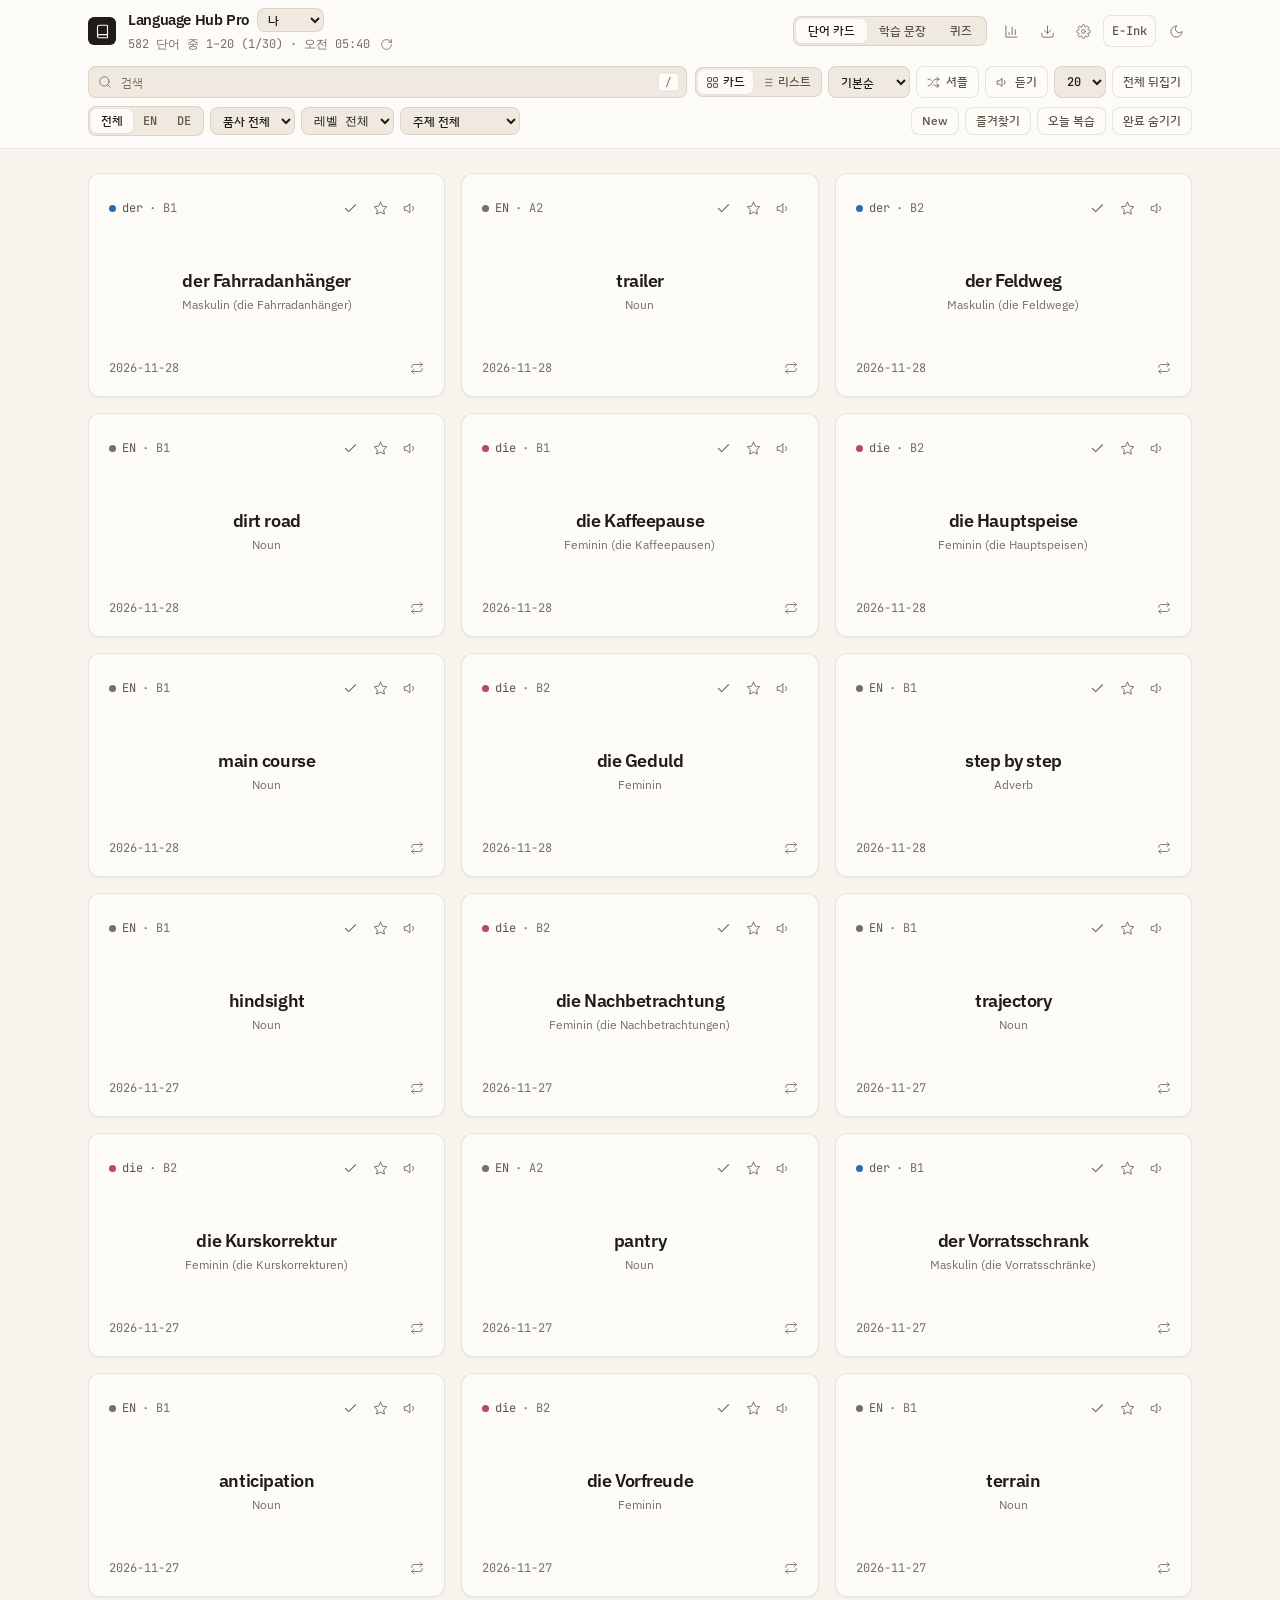
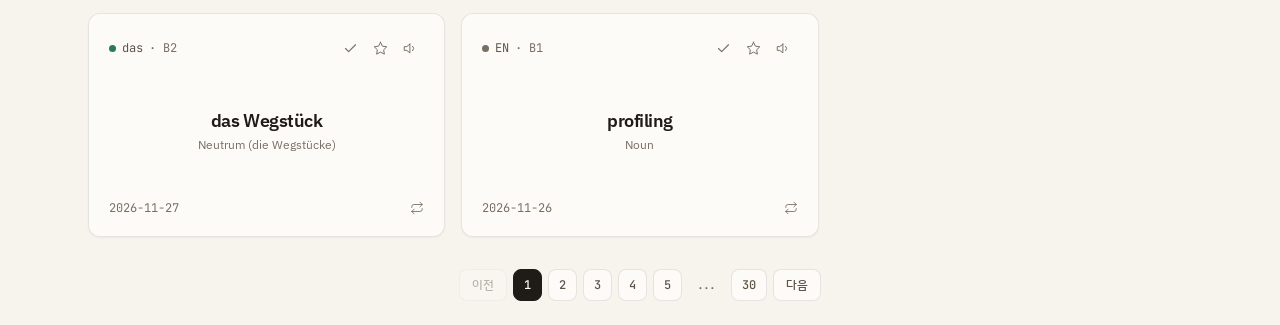
<file: index.html>
<!DOCTYPE html>
<html lang="ko">

<head>
  <meta charset="UTF-8" />
  <meta name="viewport" content="width=device-width, initial-scale=1.0" />
  <meta name="theme-color" content="#F7F4EE" />
  <meta name="description" content="영어(A2-B1)와 독일어(B1-B2) 단어·병렬 문장을 인출·복습하는 개인 어학 학습 도구" />
  <title>Language Hub Pro</title>
  <link rel="icon" href="./icon.svg" type="image/svg+xml" />
  <link rel="manifest" href="./manifest.json" />
  <link rel="preconnect" href="https://fonts.googleapis.com" />
  <link rel="preconnect" href="https://fonts.gstatic.com" crossorigin />
  <link href="https://fonts.googleapis.com/css2?family=IBM+Plex+Sans+KR:wght@400;500;600&family=IBM+Plex+Sans:wght@400;500;600&family=JetBrains+Mono:wght@400;500&display=swap" rel="stylesheet" />
  <style>
    /* =========================================================================
       Warm Paper & Ink Design System Tokens (Unslop 9-Pass)
       ========================================================================= */
    :root {
      --bg-page: #F7F4EE;
      --bg-surface: #FDFBF7;
      --bg-raised: #EFE9DF;
      --bg-card-back: #24201B;
      --bg-card-back-sub: rgba(253, 251, 247, 0.07);
      --border-hairline: rgba(31, 27, 22, 0.10);
      --border-strong: rgba(31, 27, 22, 0.22);
      --text-primary: #1F1B16;
      --text-secondary: #5E554A;
      --text-muted: #786F63;
      --text-on-dark: #F5EFE4;
      --text-on-dark-muted: #BFB4A3;
      --accent: #1F4E79;
      --accent-hover: #183E61;
      --accent-text: #1B466D;
      --accent-soft: rgba(31, 78, 121, 0.09);
      --primary-fill: #1F1B16;
      --primary-fill-text: #FDFBF7;
      --positive: #1E7A4C;
      --positive-soft: rgba(30, 122, 76, 0.10);
      --negative: #B9382C;
      --negative-soft: rgba(185, 56, 44, 0.10);
      --bookmark: #B47218;
      --gender-der: #2B6CB0;
      --gender-die: #B84A5E;
      --gender-das: #2D7A5B;
      --shadow-card: 0 1px 2px rgba(31, 27, 22, 0.05);
      --shadow-float: 0 8px 24px rgba(31, 27, 22, 0.08);
      --ease-std: cubic-bezier(0.22, 1, 0.36, 1);
    }

    html.dark {
      --bg-page: #161513;
      --bg-surface: #1C1A18;
      --bg-raised: #262320;
      --bg-card-back: #26231E;
      --bg-card-back-sub: rgba(239, 233, 222, 0.06);
      --border-hairline: rgba(239, 233, 222, 0.10);
      --border-strong: rgba(239, 233, 222, 0.22);
      --text-primary: #EFE9DE;
      --text-secondary: #B0A79A;
      --text-muted: #8E8579;
      --text-on-dark: #F5EFE4;
      --text-on-dark-muted: #A99F91;
      --accent: #8DB4D8;
      --accent-hover: #A4C5E4;
      --accent-text: #8DB4D8;
      --accent-soft: rgba(141, 180, 216, 0.14);
      --primary-fill: #EFE9DE;
      --primary-fill-text: #161513;
      --positive: #4CC38A;
      --positive-soft: rgba(76, 195, 138, 0.14);
      --negative: #E5645A;
      --negative-soft: rgba(229, 100, 90, 0.14);
      --bookmark: #D9A14A;
      --gender-der: #71A8DC;
      --gender-die: #DF8293;
      --gender-das: #6CBD9A;
      --shadow-card: none;
      --shadow-float: 0 8px 24px rgba(0, 0, 0, 0.35);
    }

    * { box-sizing: border-box; }

    body {
      background-color: var(--bg-page);
      color: var(--text-primary);
      font-family: "IBM Plex Sans", "IBM Plex Sans KR", -apple-system, BlinkMacSystemFont, sans-serif;
      font-weight: 400;
      -webkit-font-smoothing: antialiased;
      transition: background-color 180ms var(--ease-std), color 180ms var(--ease-std);
    }

    .tabular { font-variant-numeric: tabular-nums; }

    .surface-header {
      background-color: var(--bg-surface);
      border-bottom: 1px solid var(--border-hairline);
    }

    .surface-card {
      background-color: var(--bg-surface);
      border: 1px solid var(--border-hairline);
      box-shadow: var(--shadow-card);
    }

    .surface-raised {
      background-color: var(--bg-raised);
      border: 1px solid var(--border-hairline);
    }

    .text-pri { color: var(--text-primary); }
    .text-sec { color: var(--text-secondary); }
    .text-mut { color: var(--text-muted); }
    .text-acc { color: var(--accent-text); }

    .btn-control {
      background-color: var(--bg-surface);
      border: 1px solid var(--border-hairline);
      color: var(--text-secondary);
      border-radius: 8px;
      transition: background-color 150ms var(--ease-std), border-color 150ms var(--ease-std), color 150ms var(--ease-std);
    }
    .btn-control:hover {
      background-color: var(--bg-raised);
      border-color: var(--border-strong);
      color: var(--text-primary);
    }
    .btn-control.is-active {
      background-color: var(--primary-fill);
      border-color: var(--primary-fill);
      color: var(--primary-fill-text);
    }

    .btn-primary {
      background-color: var(--primary-fill);
      color: var(--primary-fill-text);
      border: 1px solid var(--primary-fill);
      border-radius: 8px;
      transition: opacity 150ms var(--ease-std), transform 120ms var(--ease-std);
    }
    .btn-primary:hover { opacity: 0.90; }
    .btn-primary:active { transform: scale(0.98); }

    .btn-accent {
      background-color: var(--accent);
      color: var(--primary-fill-text);
      border: 1px solid var(--accent);
      border-radius: 8px;
      transition: opacity 150ms var(--ease-std), transform 120ms var(--ease-std);
    }
    html:not(.dark):not(.e-ink) .btn-accent { color: #FDFBF7; }
    html.dark .btn-accent { color: #161513; }
    .btn-accent:hover { opacity: 0.90; }

    .seg-track {
      background-color: var(--bg-raised);
      border: 1px solid var(--border-hairline);
      border-radius: 8px;
      padding: 2px;
    }
    .seg-item {
      border-radius: 6px;
      color: var(--text-secondary);
      font-weight: 500;
      transition: background-color 150ms var(--ease-std), color 150ms var(--ease-std);
    }
    .seg-item:hover { color: var(--text-primary); }
    .seg-item.is-active {
      background-color: var(--bg-surface);
      color: var(--text-primary);
      box-shadow: var(--shadow-card);
    }

    .input-field {
      background-color: var(--bg-raised);
      border: 1px solid var(--border-hairline);
      color: var(--text-primary);
      border-radius: 8px;
      transition: border-color 150ms var(--ease-std), background-color 150ms var(--ease-std);
    }
    .input-field::placeholder { color: var(--text-muted); }
    .input-field:focus {
      outline: none;
      border-color: var(--border-strong);
      background-color: var(--bg-surface);
    }

    .keycap {
      font-family: "JetBrains Mono", ui-monospace, monospace;
      font-size: 11px;
      line-height: 1;
      padding: 3px 6px;
      border-radius: 4px;
      border: 1px solid var(--border-hairline);
      background-color: var(--bg-surface);
      color: var(--text-muted);
    }

    .icon-btn {
      width: 32px;
      height: 32px;
      display: inline-flex;
      align-items: center;
      justify-content: center;
      border-radius: 8px;
      color: var(--text-muted);
      transition: background-color 150ms var(--ease-std), color 150ms var(--ease-std);
    }
    .icon-btn:hover {
      background-color: var(--bg-raised);
      color: var(--text-primary);
    }

    .card-action-btn {
      width: 28px;
      height: 28px;
      display: inline-flex;
      align-items: center;
      justify-content: center;
      border-radius: 6px;
      color: var(--text-muted);
      transition: background-color 150ms var(--ease-std), color 150ms var(--ease-std);
    }
    .card-action-btn:hover {
      background-color: var(--bg-raised);
      color: var(--text-primary);
    }
    .card-action-btn.is-mastered { color: var(--positive); }
    .card-action-btn.is-bookmarked { color: var(--bookmark); }

    /* 3D Flashcard Flip */
    .perspective { perspective: 1000px; }
    .card-inner {
      position: relative;
      width: 100%;
      height: 100%;
      transition: transform 360ms var(--ease-std);
      transform-style: preserve-3d;
    }
    .card-inner.flipped { transform: rotateY(180deg); }

    .card-front,
    .card-back {
      position: absolute;
      inset: 0;
      backface-visibility: hidden;
      display: flex;
      flex-direction: column;
      justify-content: space-between;
      border-radius: 12px;
      padding: 20px;
    }

    .card-front {
      background-color: var(--bg-surface);
      border: 1px solid var(--border-hairline);
      box-shadow: var(--shadow-card);
      transition: border-color 150ms var(--ease-std);
    }
    [data-card-flip]:hover .card-front { border-color: var(--border-strong); }

    .card-back {
      transform: rotateY(180deg);
      background-color: var(--bg-card-back);
      border: 1px solid rgba(239, 233, 222, 0.14);
      color: var(--text-on-dark);
    }

    .card-back-example {
      background-color: var(--bg-card-back-sub);
      border: 1px solid rgba(239, 233, 222, 0.12);
      border-radius: 8px;
    }

    .srs-btn {
      padding: 4px 8px;
      font-size: 12px;
      font-weight: 500;
      border-radius: 6px;
      border: 1px solid rgba(239, 233, 222, 0.18);
      background-color: rgba(239, 233, 222, 0.06);
      color: var(--text-on-dark);
      transition: background-color 150ms var(--ease-std);
    }
    .srs-btn:hover { background-color: rgba(239, 233, 222, 0.16); }

    /* German Gender Moment — calm index dot */
    .gender-dot {
      width: 7px;
      height: 7px;
      border-radius: 999px;
      display: inline-block;
      flex-shrink: 0;
    }
    .gender-der { background-color: var(--gender-der); }
    .gender-die { background-color: var(--gender-die); }
    .gender-das { background-color: var(--gender-das); }
    .gender-en { background-color: var(--text-muted); }

    /* TTS active highlight */
    .tts-speaking {
      outline: 2px solid var(--accent) !important;
      outline-offset: 2px;
    }

    /* Quiz option states */
    .quiz-opt-btn {
      background-color: var(--bg-surface);
      border: 1px solid var(--border-hairline);
      color: var(--text-primary);
      border-radius: 8px;
      min-height: 48px;
      transition: background-color 150ms var(--ease-std), border-color 150ms var(--ease-std);
    }
    .quiz-opt-btn:hover:not(:disabled) {
      background-color: var(--bg-raised);
      border-color: var(--border-strong);
    }
    .quiz-opt-btn.is-correct {
      background-color: var(--positive-soft);
      border: 1.5px solid var(--positive);
      color: var(--text-primary);
    }
    .quiz-opt-btn.is-wrong {
      background-color: var(--negative-soft);
      border: 1.5px solid var(--negative);
      color: var(--text-primary);
    }
    .quiz-opt-btn.is-dimmed { opacity: 0.5; }

    /* Vocab chip */
    .vocab-chip {
      display: inline-flex;
      align-items: center;
      padding: 3px 8px;
      font-size: 12px;
      font-weight: 500;
      border-radius: 6px;
      border: 1px solid var(--border-hairline);
      background-color: var(--bg-raised);
      color: var(--text-secondary);
      transition: border-color 150ms var(--ease-std), color 150ms var(--ease-std), background-color 150ms var(--ease-std);
    }
    .vocab-chip:hover {
      border-color: var(--border-strong);
      background-color: var(--bg-surface);
      color: var(--text-primary);
    }

    /* Subtle scrollbar */
    ::-webkit-scrollbar { width: 6px; height: 6px; }
    ::-webkit-scrollbar-track { background: transparent; }
    ::-webkit-scrollbar-thumb { background: var(--border-strong); border-radius: 3px; }

    /* =========================================================================
       E-Ink High-Contrast B&W Mode (Zero Ghosting / Zero Animation)
       ========================================================================= */
    html.e-ink {
      --bg-page: #FFFFFF;
      --bg-surface: #FFFFFF;
      --bg-raised: #F4F4F4;
      --bg-card-back: #FFFFFF;
      --bg-card-back-sub: #F4F4F4;
      --border-hairline: #000000;
      --border-strong: #000000;
      --text-primary: #000000;
      --text-secondary: #000000;
      --text-muted: #000000;
      --text-on-dark: #000000;
      --text-on-dark-muted: #000000;
      --accent: #000000;
      --accent-text: #000000;
      --accent-soft: #F4F4F4;
      --primary-fill: #000000;
      --primary-fill-text: #FFFFFF;
      --positive: #000000;
      --positive-soft: #F4F4F4;
      --negative: #000000;
      --negative-soft: #F4F4F4;
      --bookmark: #000000;
      --shadow-card: none;
      --shadow-float: none;
    }

    html.e-ink * {
      animation: none !important;
      transition: none !important;
      box-shadow: none !important;
      text-shadow: none !important;
    }
    html.e-ink .card-inner.flipped { transform: none !important; }
    html.e-ink .card-inner:not(.flipped) .card-back { display: none !important; }
    html.e-ink .card-inner.flipped .card-front { display: none !important; }
    html.e-ink .card-inner.flipped .card-back {
      display: flex !important;
      transform: none !important;
      background-color: #FFFFFF !important;
      color: #000000 !important;
      border: 2px solid #000000 !important;
    }
    html.e-ink .card-front {
      background-color: #FFFFFF !important;
      color: #000000 !important;
      border: 2px solid #000000 !important;
    }
    html.e-ink .card-back * { color: #000000 !important; }
    html.e-ink .card-back-example,
    html.e-ink .srs-btn {
      background-color: #F4F4F4 !important;
      border: 1.5px solid #000000 !important;
      color: #000000 !important;
    }
    html.e-ink .btn-control.is-active,
    html.e-ink .btn-primary,
    html.e-ink .btn-accent,
    html.e-ink .seg-item.is-active,
    html.e-ink .eink-solid {
      background-color: #000000 !important;
      color: #FFFFFF !important;
      border-color: #000000 !important;
    }
    html.e-ink .btn-control.is-active *,
    html.e-ink .btn-primary *,
    html.e-ink .btn-accent *,
    html.e-ink .seg-item.is-active * {
      color: #FFFFFF !important;
    }
    /* Block Assembly Quiz (Kid & Family Word/Letter Builder) */
    .block-tray {
      min-height: 52px;
      background-color: var(--bg-raised);
      border: 1px dashed var(--border-strong);
      border-radius: 10px;
      padding: 10px;
      display: flex;
      flex-wrap: wrap;
      align-items: center;
      gap: 6px;
    }
    .block-tile {
      min-height: 36px;
      padding: 6px 12px;
      border-radius: 8px;
      border: 1px solid var(--border-strong);
      background-color: var(--bg-surface);
      color: var(--text-primary);
      font-weight: 500;
      box-shadow: var(--shadow-card);
      transition: transform 120ms var(--ease-std), background-color 150ms var(--ease-std), opacity 150ms var(--ease-std);
    }
    .block-tile:hover:not(:disabled) {
      background-color: var(--bg-raised);
      transform: translateY(-1px);
    }
    .block-tile.is-used {
      opacity: 0.28;
      box-shadow: none;
    }
    .block-tile.is-placed {
      background-color: var(--primary-fill);
      color: var(--primary-fill-text);
      border-color: var(--primary-fill);
    }

    /* Daily Goal Stamp Dots */
    .stamp-dot {
      width: 20px;
      height: 20px;
      border-radius: 9999px;
      border: 1.5px solid var(--border-strong);
      background-color: var(--bg-surface);
      display: inline-flex;
      align-items: center;
      justify-content: center;
      color: transparent;
      transition: background-color 160ms var(--ease-std), border-color 160ms var(--ease-std);
    }
    .stamp-dot.is-earned {
      background-color: var(--positive);
      border-color: var(--positive);
      color: #FDFBF7;
    }

    /* Floating Audio Shadowing Bar */
    .audio-bar {
      background-color: var(--bg-surface);
      border: 1px solid var(--border-strong);
      box-shadow: var(--shadow-float);
    }

    html.e-ink .tts-speaking { outline: 3px solid #000000 !important; }
    html.e-ink .block-tile.is-placed,
    html.e-ink .stamp-dot.is-earned {
      background-color: #000000 !important;
      color: #FFFFFF !important;
      border-color: #000000 !important;
    }
  </style>
  <link rel="stylesheet" href="./assets/app.css" />
</head>

<body class="min-h-screen flex flex-col text-sm">

  <!-- 상단 네비게이션 (56px 정돈된 크롬) -->
  <header class="surface-header sticky top-0 z-30">
    <div class="max-w-6xl mx-auto px-4 sm:px-6">
      <!-- 1행: 브랜드 · 뷰 전환 · 도구 -->
      <div class="min-h-[56px] py-2 flex flex-wrap md:flex-nowrap items-center justify-between gap-2">
        <!-- 좌측 브랜드 & 메타 -->
        <div class="flex items-center gap-3 min-w-0">
          <div class="w-7 h-7 rounded-md flex items-center justify-center shrink-0" style="background-color: var(--primary-fill); color: var(--primary-fill-text);" aria-hidden="true">
            <svg width="15" height="15" viewBox="0 0 24 24" fill="none" stroke="currentColor" stroke-width="1.8" stroke-linecap="round" stroke-linejoin="round"><path d="M4 19.5v-15A2.5 2.5 0 0 1 6.5 2H19a1 1 0 0 1 1 1v18a1 1 0 0 1-1 1H6.5a1 1 0 0 1 0-5H20"/></svg>
          </div>
          <div class="min-w-0">
            <div class="flex items-center gap-2">
              <h1 class="text-[15px] font-semibold tracking-tight leading-tight text-pri truncate">Language Hub Pro</h1>
              <select id="profileSelect" onchange="switchProfile(this.value)" aria-label="학습 프로필 선택"
                class="input-field h-6 px-1.5 text-xs font-medium cursor-pointer shrink-0">
                <option value="me">나</option>
                <option value="wife">와이프</option>
                <option value="kid">아이</option>
              </select>
            </div>
            <div class="flex items-center gap-1.5 mt-0.5">
              <div id="stats" class="text-xs text-mut font-mono tabular truncate max-w-[190px] sm:max-w-none">동기화 중</div>
              <button id="btnManualSync" onclick="manualSync()" title="최신 데이터 동기화" aria-label="최신 데이터 동기화"
                class="w-5 h-5 inline-flex items-center justify-center rounded text-mut hover:text-pri shrink-0">
                <svg width="13" height="13" viewBox="0 0 24 24" fill="none" stroke="currentColor" stroke-width="1.6" stroke-linecap="round" stroke-linejoin="round"><path d="M21 12a9 9 0 1 1-9-9c2.52 0 4.93 1 6.74 2.74L21 8"/><path d="M21 3v5h-5"/></svg>
              </button>
            </div>
          </div>
        </div>

        <!-- 중앙/우측 탭 + 도구 아이콘 -->
        <div class="flex flex-wrap items-center justify-between md:justify-end gap-1.5 sm:gap-2 w-full md:w-auto max-w-full">
          <div class="seg-track inline-flex items-center shrink-0" role="tablist" aria-label="학습 뷰 전환">
            <button onclick="switchView('vocab')" id="tab-vocab" role="tab" aria-selected="true"
              class="seg-item is-active px-1.5 sm:px-3 py-1 text-xs whitespace-nowrap">단어 카드</button>
            <button onclick="switchView('sentence')" id="tab-sentence" role="tab" aria-selected="false"
              class="seg-item px-1.5 sm:px-3 py-1 text-xs whitespace-nowrap">학습 문장</button>
            <button onclick="switchView('quiz')" id="tab-quiz" role="tab" aria-selected="false"
              class="seg-item px-1.5 sm:px-3 py-1 text-xs whitespace-nowrap">퀴즈</button>
          </div>

          <div class="flex items-center gap-0.5 sm:gap-1 shrink-0">
            <button onclick="openModal('statsModal')" id="btnStatsModal" title="학습 통계" aria-label="학습 통계" class="icon-btn w-7 h-7 sm:w-8 sm:h-8">
              <svg width="15" height="15" viewBox="0 0 24 24" fill="none" stroke="currentColor" stroke-width="1.5" stroke-linecap="round" stroke-linejoin="round"><path d="M3 3v18h18"/><path d="M18 17V9"/><path d="M13 17V5"/><path d="M8 17v-3"/></svg>
            </button>
            <button onclick="openModal('importModal')" id="btnImportModal" title="AI JSON 가져오기" aria-label="AI 데이터 가져오기" class="icon-btn w-7 h-7 sm:w-8 sm:h-8">
              <svg width="15" height="15" viewBox="0 0 24 24" fill="none" stroke="currentColor" stroke-width="1.5" stroke-linecap="round" stroke-linejoin="round"><path d="M21 15v4a2 2 0 0 1-2 2H5a2 2 0 0 1-2-2v-4"/><polyline points="7 10 12 15 17 10"/><line x1="12" x2="12" y1="15" y2="3"/></svg>
            </button>
            <button onclick="openModal('settingsModal')" id="btnSettingsModal" title="설정 및 백업" aria-label="설정 및 백업" class="icon-btn w-7 h-7 sm:w-8 sm:h-8">
              <svg width="15" height="15" viewBox="0 0 24 24" fill="none" stroke="currentColor" stroke-width="1.5" stroke-linecap="round" stroke-linejoin="round"><circle cx="12" cy="12" r="3"/><path d="M19.4 15a1.65 1.65 0 0 0 .33 1.82l.06.06a2 2 0 0 1-2.83 2.83l-.06-.06a1.65 1.65 0 0 0-1.82-.33 1.65 1.65 0 0 0-1 1.51V21a2 2 0 0 1-4 0v-.09A1.65 1.65 0 0 0 9 19.4a1.65 1.65 0 0 0-1.82.33l-.06.06a2 2 0 0 1-2.83-2.83l.06-.06a1.65 1.65 0 0 0 .33-1.82 1.65 1.65 0 0 0-1.51-1H3a2 2 0 0 1 0-4h.09A1.65 1.65 0 0 0 4.6 9a1.65 1.65 0 0 0-.33-1.82l-.06-.06a2 2 0 0 1 2.83-2.83l.06.06a1.65 1.65 0 0 0 1.82.33H9a1.65 1.65 0 0 0 1-1.51V3a2 2 0 0 1 4 0v.09a1.65 1.65 0 0 0 1 1.51 1.65 1.65 0 0 0 1.82-.33l.06-.06a2 2 0 0 1 2.83 2.83l-.06.06a1.65 1.65 0 0 0-.33 1.82V9a1.65 1.65 0 0 0 1.51 1H21a2 2 0 0 1 0 4h-.09a1.65 1.65 0 0 0-1.51 1z"/></svg>
            </button>
            <button onclick="toggleEInkMode()" id="btnEInkMode" title="전자잉크(E-Ink) 모드" aria-label="전자잉크 모드 전환" aria-pressed="false"
              class="btn-control h-7 sm:h-8 px-1.5 sm:px-2 text-[11px] sm:text-xs font-mono font-medium inline-flex items-center shrink-0">
              <span>E-Ink</span>
            </button>
            <button onclick="toggleDarkMode()" id="btnDarkMode" title="다크 모드 전환" aria-label="다크 모드 전환" aria-pressed="false" class="icon-btn w-7 h-7 sm:w-8 sm:h-8">
              <svg id="iconMoon" width="15" height="15" viewBox="0 0 24 24" fill="none" stroke="currentColor" stroke-width="1.5" stroke-linecap="round" stroke-linejoin="round"><path d="M12 3a6 6 0 0 0 9 9 9 9 0 1 1-9-9Z"/></svg>
              <svg id="iconSun" class="hidden" width="15" height="15" viewBox="0 0 24 24" fill="none" stroke="currentColor" stroke-width="1.5" stroke-linecap="round" stroke-linejoin="round"><circle cx="12" cy="12" r="4"/><path d="M12 2v2"/><path d="M12 20v2"/><path d="m4.93 4.93 1.41 1.41"/><path d="m17.66 17.66 1.41 1.41"/><path d="M2 12h2"/><path d="M20 12h2"/><path d="m6.34 17.66-1.41 1.41"/><path d="m19.07 4.93-1.41 1.41"/></svg>
            </button>
          </div>
        </div>
      </div>

      <!-- 2행: 컴팩트 컨트롤 바 (모바일은 검색 + 필터 드로어 토글로 극도로 간결하게 유지) -->
      <div id="controlBar" class="pb-3 pt-1 flex flex-col gap-2">
        <!-- 모바일용 상시 노출 행: 검색 + 필터 열기 버튼 -->
        <div class="flex items-center gap-2 w-full">
          <div class="relative flex-1 min-w-0">
            <span class="pointer-events-none absolute left-2.5 top-1/2 -translate-y-1/2 text-mut" aria-hidden="true">
              <svg width="14" height="14" viewBox="0 0 24 24" fill="none" stroke="currentColor" stroke-width="1.5" stroke-linecap="round" stroke-linejoin="round"><circle cx="11" cy="11" r="8"/><path d="m21 21-4.3-4.3"/></svg>
            </span>
            <input type="text" id="searchInput" oninput="handleSearchInput()" placeholder="검색" aria-label="단어, 문장, 뜻 검색"
              class="input-field w-full h-8 pl-8 pr-12 text-xs" />
            <span id="searchKeycap" class="keycap hidden sm:inline-block pointer-events-none absolute right-2 top-1/2 -translate-y-1/2">/</span>
            <button id="btnClearSearch" onclick="clearSearch()" title="검색어 지우기" aria-label="검색어 지우기"
              class="hidden absolute right-2 top-1/2 -translate-y-1/2 text-mut hover:text-pri p-0.5">
              <svg width="13" height="13" viewBox="0 0 24 24" fill="none" stroke="currentColor" stroke-width="1.8" stroke-linecap="round" stroke-linejoin="round"><path d="M18 6 6 18"/><path d="m6 6 12 12"/></svg>
            </button>
          </div>

          <!-- 모바일 전용 필터 펼치기 버튼 -->
          <button id="btnMobileFilters" onclick="toggleMobileFilterPanel()" aria-expanded="false" aria-controls="filterPanel"
            class="md:hidden btn-control h-8 px-2.5 text-xs font-medium inline-flex items-center gap-1.5 shrink-0">
            <svg width="14" height="14" viewBox="0 0 24 24" fill="none" stroke="currentColor" stroke-width="1.5" stroke-linecap="round" stroke-linejoin="round"><line x1="21" x2="14" y1="4" y2="4"/><line x1="10" x2="3" y1="4" y2="4"/><line x1="21" x2="12" y1="12" y2="12"/><line x1="8" x2="3" y1="12" y2="12"/><line x1="21" x2="16" y1="20" y2="20"/><line x1="12" x2="3" y1="20" y2="20"/><line x1="14" x2="14" y1="2" y2="6"/><line x1="8" x2="8" y1="10" y2="14"/><line x1="16" x2="16" y1="18" y2="22"/></svg>
            <span id="mobileFilterLabel">필터</span>
          </button>

          <!-- 데스크톱 우측 즉시 액션 -->
          <div class="hidden md:flex items-center gap-1.5 shrink-0">
            <div id="vocabLayoutGroup" class="seg-track inline-flex items-center">
              <button onclick="setVocabLayout('card')" id="btn-layout-card" title="카드형" class="seg-item is-active px-2 py-1 text-xs inline-flex items-center gap-1">
                <svg width="13" height="13" viewBox="0 0 24 24" fill="none" stroke="currentColor" stroke-width="1.5"><rect width="7" height="7" x="3" y="3" rx="1"/><rect width="7" height="7" x="14" y="3" rx="1"/><rect width="7" height="7" x="14" y="14" rx="1"/><rect width="7" height="7" x="3" y="14" rx="1"/></svg>
                <span>카드</span>
              </button>
              <button onclick="setVocabLayout('list')" id="btn-layout-list" title="리스트형" class="seg-item px-2 py-1 text-xs inline-flex items-center gap-1">
                <svg width="13" height="13" viewBox="0 0 24 24" fill="none" stroke="currentColor" stroke-width="1.5"><line x1="8" x2="21" y1="6" y2="6"/><line x1="8" x2="21" y1="12" y2="12"/><line x1="8" x2="21" y1="18" y2="18"/><line x1="3" x2="3.01" y1="6" y2="6"/><line x1="3" x2="3.01" y1="12" y2="12"/><line x1="3" x2="3.01" y1="18" y2="18"/></svg>
                <span>리스트</span>
              </button>
            </div>

            <div id="sentenceLayoutGroup" class="hidden seg-track inline-flex items-center">
              <button onclick="setSentenceLayout('list')" id="btn-slayout-list" title="목록 보기" class="seg-item is-active px-2 py-1 text-xs">목록</button>
              <button onclick="setSentenceLayout('parallel')" id="btn-slayout-parallel" title="영·독 병렬 비교" class="seg-item px-2 py-1 text-xs">병렬</button>
            </div>

            <select id="sortSelect" onchange="handleSortChange(this.value)" aria-label="정렬 방식"
              class="input-field h-8 px-2 text-xs font-medium cursor-pointer">
              <option value="default">기본순</option>
              <option value="newest">최신순</option>
              <option value="oldest">오래된순</option>
              <option value="alpha">알파벳순</option>
            </select>

            <div class="inline-flex items-center gap-1">
              <button id="btnShuffle" onclick="toggleShuffle()" title="무작위 셔플" aria-pressed="false"
                class="btn-control h-8 px-2.5 text-xs font-medium inline-flex items-center gap-1.5 whitespace-nowrap">
                <svg width="13" height="13" viewBox="0 0 24 24" fill="none" stroke="currentColor" stroke-width="1.5" stroke-linecap="round" stroke-linejoin="round"><path d="M2 18h1.4c1.3 0 2.5-.6 3.3-1.7l6.1-8.6c.7-1.1 2-1.7 3.3-1.7H22"/><path d="m18 2 4 4-4 4"/><path d="M2 6h1.9c1.5 0 2.9.9 3.6 2.2"/><path d="M22 18h-5.9c-1.3 0-2.6-.7-3.3-1.8l-.5-.8"/><path d="m18 14 4 4-4 4"/></svg>
                <span>셔플</span>
              </button>
              <button id="btnReshuffle" onclick="reshuffleCurrent()" title="다시 섞기" aria-label="다시 섞기"
                class="hidden btn-control h-8 w-8 inline-flex items-center justify-center">
                <svg width="13" height="13" viewBox="0 0 24 24" fill="none" stroke="currentColor" stroke-width="1.6" stroke-linecap="round" stroke-linejoin="round"><path d="M21 12a9 9 0 1 1-9-9c2.52 0 4.93 1 6.74 2.74L21 8"/><path d="M21 3v5h-5"/></svg>
              </button>
            </div>

            <button id="btnAutoplay" onclick="toggleAutoplay()" title="현재 페이지 연속 듣기" aria-pressed="false"
              class="btn-control h-8 px-2.5 text-xs font-medium inline-flex items-center gap-1.5 whitespace-nowrap">
              <svg width="13" height="13" viewBox="0 0 24 24" fill="none" stroke="currentColor" stroke-width="1.5" stroke-linecap="round" stroke-linejoin="round"><polygon points="11 5 6 9 2 9 2 15 6 15 11 19 11 5"/><path d="M15.54 8.46a5 5 0 0 1 0 7.07"/></svg>
              <span id="autoplayLabel">듣기</span>
            </button>

            <select id="pageSizeSelect" onchange="handlePageSizeChange(this.value)" aria-label="페이지당 표시 개수"
              class="input-field h-8 px-2 text-xs font-mono font-medium cursor-pointer tabular">
              <option value="10">10</option>
              <option value="20" selected>20</option>
              <option value="30">30</option>
              <option value="40">40</option>
              <option value="50">50</option>
            </select>

            <button id="btnFlipAll" onclick="toggleAllFlip()"
              class="btn-control h-8 px-2.5 text-xs font-medium whitespace-nowrap">전체 뒤집기</button>
          </div>
        </div>

        <!-- 필터 바 (데스크톱: 스크롤 없이 깔끔하게 한 줄 정렬 / 모바일: 펼침 드로어) -->
        <div id="filterPanel" class="hidden md:flex flex-wrap items-center justify-between gap-2 pt-1 md:pt-0">
          <div class="flex flex-wrap items-center gap-1.5">
            <!-- 언어 세그먼트 -->
            <div id="langFilterGroup" class="seg-track inline-flex items-center">
              <button onclick="setLangFilter('All')" id="btn-All" class="lang-btn seg-item is-active px-2.5 py-1 text-xs">전체</button>
              <button onclick="setLangFilter('English')" id="btn-English" class="lang-btn seg-item px-2.5 py-1 text-xs font-mono">EN</button>
              <button onclick="setLangFilter('German')" id="btn-German" class="lang-btn seg-item px-2.5 py-1 text-xs font-mono">DE</button>
            </div>

            <!-- 품사 · 레벨 · 주제 -->
            <select id="posFilterSelect" onchange="handlePosFilterChange(this.value)" aria-label="품사 필터"
              class="input-field h-7 px-2 text-xs font-medium cursor-pointer">
              <option value="All">품사 전체</option>
              <option value="noun">명사</option>
              <option value="verb">동사</option>
              <option value="adj">형용사</option>
              <option value="adv">부사</option>
              <option value="phrase">숙어</option>
              <option value="other">기타</option>
            </select>

            <select id="levelFilterSelect" onchange="handleLevelFilterChange(this.value)" aria-label="레벨 필터"
              class="input-field h-7 px-2 text-xs font-mono font-medium cursor-pointer">
              <option value="All">레벨 전체</option>
            </select>

            <select id="tagFilterSelect" onchange="handleTagFilterChange(this.value)" aria-label="주제 태그 필터"
              class="input-field h-7 px-2 text-xs font-medium cursor-pointer">
              <option value="All">주제 전체</option>
            </select>
          </div>

          <!-- 상태 필터 칩 (모두 단일 잉크 액티브 톤으로 통일) -->
          <div class="flex flex-wrap items-center gap-1.5">
            <button onclick="toggleNewOnly()" id="btn-NewOnly" aria-pressed="false"
              class="btn-control h-7 px-2.5 text-xs font-medium whitespace-nowrap">New</button>
            <button onclick="toggleBookmarkedOnly()" id="btn-BookmarkedOnly" aria-pressed="false"
              class="btn-control h-7 px-2.5 text-xs font-medium whitespace-nowrap">즐겨찾기</button>
            <button onclick="toggleSrsDueOnly()" id="btn-SrsDueOnly" aria-pressed="false"
              class="btn-control h-7 px-2.5 text-xs font-medium whitespace-nowrap tabular">오늘 복습</button>
            <button onclick="toggleHideMastered()" id="btn-HideMastered" aria-pressed="false"
              class="btn-control h-7 px-2.5 text-xs font-medium whitespace-nowrap">완료 숨기기</button>
          </div>

          <!-- 모바일 전용 보조 액션 (카드/리스트, 병렬, 셔플, 듣기, 전체 뒤집기) -->
          <div class="flex md:hidden flex-wrap items-center gap-1.5 w-full pt-2 border-t" style="border-color: var(--border-hairline);">
            <button onclick="setVocabLayout(vocabLayout === 'card' ? 'list' : 'card')" id="btnMobileVocabLayout"
              class="btn-control h-7 px-2.5 text-xs font-medium">리스트 보기</button>
            <button onclick="setSentenceLayout(sentenceLayout === 'list' ? 'parallel' : 'list')" id="btnMobileSentLayout"
              class="hidden btn-control h-7 px-2.5 text-xs font-medium">병렬 보기</button>
            <button onclick="toggleShuffle()" class="btn-control h-7 px-2.5 text-xs font-medium">셔플</button>
            <button onclick="toggleAutoplay()" class="btn-control h-7 px-2.5 text-xs font-medium">연속 듣기</button>
            <button onclick="toggleAllFlip()" id="btnMobileFlipAll" class="btn-control h-7 px-2.5 text-xs font-medium">전체 뒤집기</button>
          </div>
        </div>
      </div>
    </div>
  </header>

  <!-- 상태 알림 배너 -->
  <div id="statusBanner" class="hidden max-w-6xl mx-auto px-4 sm:px-6 pt-4 w-full">
    <div class="surface-raised px-4 py-2.5 rounded-lg text-xs font-medium flex items-center justify-between gap-3 text-sec">
      <span id="statusBannerText" style="word-break: keep-all;"></span>
      <div class="flex items-center gap-3 shrink-0">
        <button id="statusBannerAction" type="button" class="hidden btn-accent px-2.5 py-1 text-xs font-medium"></button>
        <button type="button" onclick="hideStatusBanner()" class="text-xs font-medium text-pri underline">닫기</button>
      </div>
    </div>
  </div>

  <!-- 메인 학습 영역 -->
  <main id="mainContent" class="max-w-6xl mx-auto px-4 sm:px-6 py-6 flex-1 w-full">
    <!-- 아이 프로필 일일 목표 & 칭찬 스탬프 바 (kid 프로필에서 표시) -->
    <div id="kidGoalBar" class="hidden mb-4 surface-card rounded-xl px-4 py-3 flex flex-wrap items-center justify-between gap-2">
      <div class="flex items-center gap-3 min-w-0">
        <div id="kidGoalDots" class="flex items-center gap-1.5 shrink-0"></div>
        <div class="text-xs text-sec min-w-0">
          <span id="kidGoalText" class="font-medium text-pri">오늘 목표 0/3</span>
          <span id="kidStampSummary" class="text-mut font-mono ml-1"></span>
        </div>
      </div>
      <div class="flex items-center gap-1.5 shrink-0">
        <button type="button" onclick="openKidBlockQuiz()" class="btn-accent h-7 px-2.5 text-xs font-medium">블록 퀴즈</button>
        <span id="kidLockBadge" class="hidden text-[11px] font-mono text-mut px-2 py-1 surface-raised rounded-md">안전 잠금</span>
      </div>
    </div>

    <!-- 정적 로딩 플레이스홀더 (animate-pulse 제거) -->
    <div id="skeletonLoader" class="grid grid-cols-1 sm:grid-cols-2 lg:grid-cols-3 gap-4">
      <div class="h-52 surface-card rounded-xl p-5 flex flex-col justify-between">
        <div class="h-3 surface-raised rounded w-1/4"></div>
        <div class="h-5 surface-raised rounded w-1/2 mx-auto my-auto"></div>
        <div class="h-3 surface-raised rounded w-1/3"></div>
      </div>
      <div class="h-52 surface-card rounded-xl p-5 flex flex-col justify-between">
        <div class="h-3 surface-raised rounded w-1/4"></div>
        <div class="h-5 surface-raised rounded w-1/2 mx-auto my-auto"></div>
        <div class="h-3 surface-raised rounded w-1/3"></div>
      </div>
      <div class="h-52 surface-card rounded-xl p-5 flex flex-col justify-between">
        <div class="h-3 surface-raised rounded w-1/4"></div>
        <div class="h-5 surface-raised rounded w-1/2 mx-auto my-auto"></div>
        <div class="h-3 surface-raised rounded w-1/3"></div>
      </div>
    </div>

    <!-- 1. 단어 카드 영역 -->
    <div id="vocabSection">
      <div id="vocabGrid" class="grid grid-cols-1 sm:grid-cols-2 lg:grid-cols-3 gap-4"></div>
    </div>

    <!-- 2. 문장 리스트 / 병렬 영역 -->
    <div id="sentenceSection" class="hidden">
      <div id="sentenceList" class="space-y-4"></div>
    </div>

    <!-- 3. 퀴즈 모드 영역 -->
    <div id="quizSection" class="hidden max-w-2xl mx-auto surface-card rounded-xl p-5 sm:p-6">
      <!-- 퀴즈 유형 및 출제 조건 바 -->
      <div class="flex flex-col gap-3 mb-5 pb-4 border-b" style="border-color: var(--border-hairline);">
        <div class="flex flex-wrap items-center justify-between gap-2">
          <div class="seg-track inline-flex flex-wrap items-center gap-0.5">
            <button id="quiz-type-vocab" onclick="setQuizType('vocab')" class="seg-item is-active px-2.5 py-1 text-xs">단어</button>
            <button id="quiz-type-sentence" onclick="setQuizType('sentence')" class="seg-item px-2.5 py-1 text-xs">문장</button>
            <button id="quiz-type-cloze" onclick="setQuizType('cloze')" class="seg-item px-2.5 py-1 text-xs">빈칸 (Cloze)</button>
            <button id="quiz-type-blocks" onclick="setQuizType('blocks')" class="seg-item px-2.5 py-1 text-xs">블록 조립</button>
            <button id="quiz-type-article" onclick="setQuizType('article')" class="seg-item px-2.5 py-1 text-xs">독일어 관사</button>
          </div>
          <button onclick="startQuiz()" class="btn-control h-7 px-2.5 text-xs font-medium inline-flex items-center gap-1.5">
            <svg width="13" height="13" viewBox="0 0 24 24" fill="none" stroke="currentColor" stroke-width="1.5" stroke-linecap="round" stroke-linejoin="round"><path d="M21 12a9 9 0 1 1-9-9c2.52 0 4.93 1 6.74 2.74L21 8"/><path d="M21 3v5h-5"/></svg>
            <span>새 문제</span>
          </button>
        </div>

        <div class="flex flex-wrap items-center gap-2 text-xs">
          <select id="quizLangSelect" onchange="handleQuizOptionChange()" aria-label="퀴즈 언어"
            class="input-field h-7 px-2 text-xs font-medium cursor-pointer">
            <option value="All">언어 전체</option>
            <option value="English">English</option>
            <option value="German">Deutsch</option>
          </select>
          <select id="quizScopeSelect" onchange="handleQuizOptionChange()" aria-label="퀴즈 출제 범위"
            class="input-field h-7 px-2 text-xs font-medium cursor-pointer">
            <option value="all">범위 전체</option>
            <option value="unmastered">미암기만</option>
            <option value="bookmarked">즐겨찾기만</option>
            <option value="new">New만</option>
            <option value="due">오늘 복습</option>
          </select>
          <select id="quizDirectionSelect" onchange="handleQuizOptionChange()" aria-label="퀴즈 출제 방향"
            class="input-field h-7 px-2 text-xs font-medium cursor-pointer">
            <option value="forward">외국어 → 한국어</option>
            <option value="reverse">한국어 → 외국어</option>
          </select>
          <select id="quizBlockModeSelect" onchange="handleQuizOptionChange()" aria-label="블록 조립 유형"
            class="hidden input-field h-7 px-2 text-xs font-medium cursor-pointer">
            <option value="sentence">문장 단어 조립</option>
            <option value="spelling">단어 철자 조립</option>
          </select>
          <select id="quizCountSelect" onchange="handleQuizOptionChange()" aria-label="문항 수"
            class="input-field h-7 px-2 text-xs font-mono font-medium cursor-pointer tabular">
            <option value="5">5문항</option>
            <option value="10" selected>10문항</option>
            <option value="20">20문항</option>
          </select>
        </div>
      </div>

      <div id="quizContainer"></div>
    </div>

    <div id="emptyMessage" class="hidden py-16 text-center text-mut text-sm space-y-3">
      <p>조건에 일치하는 학습 항목이 없습니다</p>
      <button onclick="resetAllFilters()" class="btn-control px-4 py-2 text-xs font-medium">모든 필터 초기화</button>
    </div>

    <!-- 페이징 영역 -->
    <div id="pagination" class="mt-8 flex items-center justify-center gap-1.5 flex-wrap"></div>
  </main>

  <!-- 단어 상세 팝오버 모달 -->
  <div id="wordPopoverModal" role="dialog" aria-modal="true" aria-label="핵심 단어 상세"
    class="hidden fixed inset-0 z-50 bg-black/40 flex items-center justify-center p-4" onclick="closeModalOnBackdrop(event, 'wordPopoverModal')">
    <div class="modal-panel surface-card rounded-xl max-w-md w-full p-5 space-y-3" style="box-shadow: var(--shadow-float);">
      <div class="flex items-center justify-between gap-2">
        <h2 id="wordPopoverTitle" class="text-base font-semibold text-pri"></h2>
        <button onclick="closeModal('wordPopoverModal')" aria-label="닫기" class="icon-btn">
          <svg width="16" height="16" viewBox="0 0 24 24" fill="none" stroke="currentColor" stroke-width="1.6"><path d="M18 6 6 18"/><path d="m6 6 12 12"/></svg>
        </button>
      </div>
      <div id="wordPopoverBody" class="space-y-3 text-sm"></div>
    </div>
  </div>

  <!-- 학습 통계 대시보드 모달 -->
  <div id="statsModal" role="dialog" aria-modal="true" aria-label="학습 통계 대시보드"
    class="hidden fixed inset-0 z-50 bg-black/40 flex items-center justify-center p-4" onclick="closeModalOnBackdrop(event, 'statsModal')">
    <div class="modal-panel surface-card rounded-xl max-w-lg w-full max-h-[85vh] overflow-y-auto p-5 space-y-4" style="box-shadow: var(--shadow-float);">
      <div class="flex items-center justify-between border-b pb-3" style="border-color: var(--border-hairline);">
        <h2 class="text-base font-semibold text-pri">학습 통계 및 진행률</h2>
        <button onclick="closeModal('statsModal')" aria-label="닫기" class="icon-btn">
          <svg width="16" height="16" viewBox="0 0 24 24" fill="none" stroke="currentColor" stroke-width="1.6"><path d="M18 6 6 18"/><path d="m6 6 12 12"/></svg>
        </button>
      </div>
      <div id="statsModalBody" class="space-y-4 text-xs"></div>
    </div>
  </div>

  <!-- Track 2: AI JSON Quick Import 모달 -->
  <div id="importModal" role="dialog" aria-modal="true" aria-label="AI 데이터 가져오기"
    class="hidden fixed inset-0 z-50 bg-black/40 flex items-center justify-center p-4" onclick="closeModalOnBackdrop(event, 'importModal')">
    <div class="modal-panel surface-card rounded-xl max-w-2xl w-full max-h-[90vh] overflow-y-auto p-5 space-y-4" style="box-shadow: var(--shadow-float);">
      <div class="flex items-center justify-between border-b pb-3" style="border-color: var(--border-hairline);">
        <div>
          <h2 class="text-base font-semibold text-pri">AI JSON 데이터 가져오기</h2>
          <p class="text-xs text-mut mt-0.5">Gemini JSON 응답을 검증하고 중복을 제외한 뒤 저장소에 반영합니다</p>
        </div>
        <button onclick="closeModal('importModal')" aria-label="닫기" class="icon-btn">
          <svg width="16" height="16" viewBox="0 0 24 24" fill="none" stroke="currentColor" stroke-width="1.6"><path d="M18 6 6 18"/><path d="m6 6 12 12"/></svg>
        </button>
      </div>

      <div class="surface-raised rounded-lg p-3 flex flex-wrap items-center justify-between gap-2">
        <span class="text-xs text-sec">중복 방지용 현재 단어 목록이 포함된 Gemini 프롬프트를 복사할 수 있습니다</span>
        <button onclick="copyGeminiPrompt()" id="btnCopyPrompt" class="btn-primary px-3 py-1.5 text-xs font-medium shrink-0">
          Gemini 프롬프트 복사
        </button>
      </div>

      <div>
        <label for="importJsonInput" class="block text-xs font-medium text-sec mb-1.5">Gemini JSON 붙여넣기</label>
        <textarea id="importJsonInput" rows="8" placeholder='{"schemaVersion": 1, "date": "2026-11-20", "pairs": [...]}'
          class="input-field w-full p-3 text-xs font-mono"></textarea>
      </div>

      <div class="flex flex-wrap items-center gap-2">
        <button onclick="previewImportJson()" class="btn-primary px-3.5 py-2 text-xs font-medium">검증 및 미리보기</button>
        <button onclick="applyImportLocal()" id="btnImportLocal" disabled
          class="btn-control px-3.5 py-2 text-xs font-medium disabled:opacity-40">세션 반영 및 JSON 다운로드</button>
        <button onclick="commitImportToGitHub()" id="btnImportGitHub" disabled
          class="btn-accent px-3.5 py-2 text-xs font-medium disabled:opacity-40">GitHub 저장소에 커밋</button>
      </div>

      <div id="importPreviewArea" class="hidden surface-raised p-3.5 rounded-lg text-xs space-y-2"></div>
    </div>
  </div>

  <!-- 설정 / TTS / GitHub PAT / 백업 모달 -->
  <div id="settingsModal" role="dialog" aria-modal="true" aria-label="설정 및 백업"
    class="hidden fixed inset-0 z-50 bg-black/40 flex items-center justify-center p-4" onclick="closeModalOnBackdrop(event, 'settingsModal')">
    <div class="modal-panel surface-card rounded-xl max-w-lg w-full max-h-[90vh] overflow-y-auto p-5 space-y-5 text-xs" style="box-shadow: var(--shadow-float);">
      <div class="flex items-center justify-between border-b pb-3" style="border-color: var(--border-hairline);">
        <h2 class="text-base font-semibold text-pri">설정 · 음성 · 백업</h2>
        <button onclick="closeModal('settingsModal')" aria-label="닫기" class="icon-btn">
          <svg width="16" height="16" viewBox="0 0 24 24" fill="none" stroke="currentColor" stroke-width="1.6"><path d="M18 6 6 18"/><path d="m6 6 12 12"/></svg>
        </button>
      </div>

      <section class="space-y-2.5">
        <h3 class="font-semibold text-pri">음성 재생 · 섀도잉 (TTS)</h3>
        <div class="flex items-center justify-between gap-3">
          <label for="ttsRateSelect" class="text-sec">발음 속도</label>
          <select id="ttsRateSelect" onchange="handleTtsRateChange(this.value)" class="input-field h-8 px-2.5 text-xs font-mono font-medium">
            <option value="0.7">0.70x (아주 천천히)</option>
            <option value="0.85">0.85x (천천히)</option>
            <option value="0.9">0.90x (기본)</option>
            <option value="1.0">1.00x (보통)</option>
            <option value="1.15">1.15x (약간 빠르게)</option>
            <option value="1.25">1.25x (빠르게)</option>
          </select>
        </div>
        <div class="flex items-center justify-between gap-3">
          <label for="shadowPauseSelect" class="text-sec">섀도잉 따라 말하기 대기</label>
          <select id="shadowPauseSelect" onchange="handleShadowPauseChange(this.value)" class="input-field h-8 px-2.5 text-xs font-mono font-medium">
            <option value="1500">1.5초</option>
            <option value="2500">2.5초 (기본)</option>
            <option value="4000">4.0초 (길게)</option>
          </select>
        </div>
        <div class="grid grid-cols-1 sm:grid-cols-2 gap-2">
          <div class="space-y-1">
            <label for="ttsVoiceEnSelect" class="text-mut block">영어 음성 (EN)</label>
            <select id="ttsVoiceEnSelect" onchange="handleTtsVoiceChange('English', this.value)" class="input-field h-8 w-full px-2 text-xs">
              <option value="auto">자동 추천</option>
            </select>
          </div>
          <div id="ttsVoiceDeWrap" class="space-y-1">
            <label for="ttsVoiceDeSelect" class="text-mut block">독일어 음성 (DE)</label>
            <select id="ttsVoiceDeSelect" onchange="handleTtsVoiceChange('German', this.value)" class="input-field h-8 w-full px-2 text-xs">
              <option value="auto">자동 추천</option>
            </select>
          </div>
        </div>
      </section>

      <section class="space-y-2 border-t pt-4" style="border-color: var(--border-hairline);">
        <h3 class="font-semibold text-pri">프로필 및 데이터 소스</h3>
        <div id="dataSourceInfo" class="text-sec font-mono text-xs">확인 중</div>
        <div class="flex flex-wrap gap-2">
          <button onclick="copyProfileUrl()" id="btnCopyProfileUrl" class="btn-primary px-3 py-1.5 text-xs font-medium">현재 프로필 전용 링크 복사</button>
          <button onclick="switchDataSource('github')" class="btn-control px-3 py-1.5 text-xs font-medium">GitHub JSON (기본)</button>
          <button id="btnFallbackSheets" onclick="switchDataSource('sheets')" class="btn-control px-3 py-1.5 text-xs font-medium">Google Sheets 폴백</button>
        </div>
      </section>

      <section class="space-y-2.5 border-t pt-4" style="border-color: var(--border-hairline);">
        <div class="flex items-center justify-between gap-2">
          <h3 class="font-semibold text-pri">프로필별 AI 주제·생성량 편집 & 즉시 생성</h3>
          <span id="profEditorBadge" class="text-[11px] font-mono text-mut"></span>
        </div>
        <p class="text-mut">현재 선택된 프로필의 주제·요일별 테마·생성량을 수정해 <code>data/profiles.json</code>에 바로 커밋하거나 오늘 단어를 즉시 생성할 수 있습니다.</p>
        <div class="space-y-2">
          <div class="space-y-1">
            <label for="profTopicsInput" class="text-mut block">기본 주제</label>
            <input id="profTopicsInput" type="text" placeholder="예: 여행/카페 1, 일상 회화 2" class="input-field h-8 w-full px-2.5 text-xs" />
          </div>
          <div class="grid grid-cols-3 gap-2">
            <select id="profWeekdaySelect" onchange="handleProfileWeekdaySelect(this.value)" aria-label="요일 선택" class="input-field h-8 px-2 text-xs font-medium cursor-pointer">
              <option value="mon">월요일</option>
              <option value="tue">화요일</option>
              <option value="wed">수요일</option>
              <option value="thu">목요일</option>
              <option value="fri">금요일</option>
              <option value="sat">토요일</option>
              <option value="sun">일요일</option>
            </select>
            <input id="profWeekdayTopicInput" type="text" placeholder="선택한 요일의 주제" class="col-span-2 input-field h-8 px-2.5 text-xs" />
          </div>
          <div class="grid grid-cols-3 gap-2">
            <div class="space-y-1">
              <label for="profPairCountInput" class="text-mut block">일일 세트 수</label>
              <input id="profPairCountInput" type="number" min="1" max="10" class="input-field h-8 w-full px-2.5 text-xs font-mono" />
            </div>
            <div class="space-y-1">
              <label for="profGoalInput" class="text-mut block">일일 목표</label>
              <input id="profGoalInput" type="number" min="1" max="30" class="input-field h-8 w-full px-2.5 text-xs font-mono" />
            </div>
            <div class="space-y-1">
              <label for="profModelSelect" class="text-mut block">AI 모델</label>
              <select id="profModelSelect" class="input-field h-8 w-full px-2 text-xs font-mono cursor-pointer">
                <option value="gemini-3.8-flash">3.8-flash</option>
                <option value="gemini-3.5-flash-lite">3.5-flash-lite</option>
                <option value="gemini-3.6-flash">3.6-flash</option>
              </select>
            </div>
          </div>
          <div class="space-y-1">
            <label for="profSeriesInput" class="text-mut block">시리즈 맥락 (선택)</label>
            <input id="profSeriesInput" type="text" placeholder="예: 평일 5일 해외여행 시나리오" class="input-field h-8 w-full px-2.5 text-xs" />
          </div>
        </div>
        <div class="flex flex-wrap items-center gap-2">
          <button id="btnSaveProfileEdits" onclick="saveProfileEditsToGitHub()" class="btn-primary px-3 py-1.5 text-xs font-medium">프로필 설정 GitHub 커밋</button>
          <button id="btnTriggerDailyNow" onclick="triggerTodayGenerationNow()" class="btn-accent px-3 py-1.5 text-xs font-medium">지금 오늘 단어 생성 실행</button>
        </div>
        <div id="profileEditorStatus" class="text-xs font-medium text-sec"></div>
      </section>

      <section class="space-y-2 border-t pt-4" style="border-color: var(--border-hairline);">
        <h3 class="font-semibold text-pri">기기 간 학습 동기화 (비공개 GitHub Gist)</h3>
        <p class="text-mut">메인 저장소 커밋 로그를 건드리지 않고 비공개 Gist 1개에 가족 프로필별 학습 기록(북마크·완료·SRS·스탬프)을 안전하게 병합 동기화합니다. <code>gist</code> 권한이 있는 토큰을 입력하세요.</p>
        <div class="grid grid-cols-1 sm:grid-cols-2 gap-2">
          <input id="gistTokenInput" type="password" placeholder="Gist PAT (ghp_... · 비우면 아래 PAT 사용)" class="input-field h-8 px-2.5 text-xs font-mono" />
          <input id="gistIdInput" type="text" placeholder="Gist ID (비우면 첫 동기화 시 자동 생성)" class="input-field h-8 px-2.5 text-xs font-mono" />
        </div>
        <div class="flex flex-wrap items-center gap-2">
          <button id="btnGistSyncMerge" onclick="syncProgressWithGist('merge')" class="btn-accent px-3 py-1.5 text-xs font-medium">지금 동기화 (병합)</button>
          <button id="btnGistSyncPull" onclick="syncProgressWithGist('pull')" class="btn-control px-3 py-1.5 text-xs font-medium">Gist에서 불러오기</button>
          <button onclick="copyGistId()" id="btnCopyGistId" class="btn-control px-3 py-1.5 text-xs font-medium">Gist ID 복사</button>
          <button onclick="saveGistSyncConfig()" class="btn-control px-3 py-1.5 text-xs font-medium">설정 저장</button>
        </div>
        <div id="gistSyncStatus" class="text-xs font-medium text-sec"></div>
      </section>

      <section class="space-y-2 border-t pt-4" style="border-color: var(--border-hairline);">
        <h3 class="font-semibold text-pri">어린이 안전 잠금 (4자리 PIN)</h3>
        <p class="text-mut">잠금을 켜면 프로필 전환과 가져오기 버튼이 숨겨지고, 설정 진입 시 4자리 PIN 입력이 필요합니다.</p>
        <div class="flex flex-wrap items-center gap-2">
          <input id="kidPinInput" type="password" inputmode="numeric" maxlength="4" placeholder="4자리 PIN (예: 1234)" class="input-field h-8 px-2.5 text-xs font-mono tracking-widest max-w-[190px]" />
          <button id="btnToggleKidLock" onclick="toggleKidSafetyLock()" class="btn-primary px-3 py-1.5 text-xs font-medium">안전 잠금 켜기</button>
          <span id="kidLockStatus" class="text-xs font-medium text-sec"></span>
        </div>
      </section>

      <section class="space-y-2 border-t pt-4" style="border-color: var(--border-hairline);">
        <h3 class="font-semibold text-pri">GitHub API 연동 (Quick Import 커밋용)</h3>
        <p class="text-mut">이 브라우저의 <code>localStorage</code>에만 저장됩니다. Fine-grained PAT에 <code>Contents: Read and write</code> 권한만 부여하세요.</p>
        <div class="grid grid-cols-2 gap-2">
          <input id="ghOwnerInput" type="text" placeholder="Owner" class="input-field h-8 px-2.5 text-xs font-mono" />
          <input id="ghRepoInput" type="text" placeholder="Repo" class="input-field h-8 px-2.5 text-xs font-mono" />
        </div>
        <div class="grid grid-cols-3 gap-2">
          <input id="ghBranchInput" type="text" placeholder="main" class="input-field h-8 px-2.5 text-xs font-mono" />
          <input id="ghTokenInput" type="password" placeholder="github_pat_..." class="col-span-2 input-field h-8 px-2.5 text-xs font-mono" />
        </div>
        <div class="flex items-center gap-2">
          <button onclick="saveGitHubConfig()" class="btn-primary px-3 py-1.5 text-xs font-medium">설정 저장</button>
          <button onclick="clearGitHubConfig()" class="btn-control px-3 py-1.5 text-xs font-medium">토큰 삭제</button>
          <span id="ghConfigStatus" class="text-xs font-medium" style="color: var(--positive);"></span>
        </div>
      </section>

      <section class="space-y-2 border-t pt-4" style="border-color: var(--border-hairline);">
        <h3 class="font-semibold text-pri">학습 기록 백업 및 복원 (로컬 파일)</h3>
        <p class="text-mut">북마크, 암기 완료, SRS 복습 일정, 학습 로그, 스탬프를 JSON 파일로 백업·복원합니다.</p>
        <div class="flex flex-wrap items-center gap-2">
          <button onclick="exportStudyProgress()" class="btn-primary px-3 py-1.5 text-xs font-medium">백업 다운로드</button>
          <label class="btn-control px-3 py-1.5 text-xs font-medium cursor-pointer">
            병합 복원
            <input type="file" accept="application/json" class="hidden" onchange="importStudyProgressFile(event, 'merge')" />
          </label>
          <label class="btn-control px-3 py-1.5 text-xs font-medium cursor-pointer" style="color: var(--negative);">
            덮어쓰기 복원
            <input type="file" accept="application/json" class="hidden" onchange="importStudyProgressFile(event, 'overwrite')" />
          </label>
        </div>
        <div id="backupStatus" class="text-xs font-medium text-sec"></div>
      </section>

      <section class="space-y-2 border-t pt-4" style="border-color: var(--border-hairline);">
        <h3 class="font-semibold text-pri">키보드 · E-Ink 페이지 터너 단축키</h3>
        <div class="grid grid-cols-2 gap-1.5 text-xs text-sec">
          <div class="flex items-center gap-1.5"><span class="keycap">←</span><span class="keycap">→</span><span>페이지 이동</span></div>
          <div class="flex items-center gap-1.5"><span class="keycap">Space</span><span>카드 뒤집기</span></div>
          <div class="flex items-center gap-1.5"><span class="keycap">1</span>–<span class="keycap">4</span><span>퀴즈 선택</span></div>
          <div class="flex items-center gap-1.5"><span class="keycap">Enter</span><span>다음 문제</span></div>
          <div class="flex items-center gap-1.5"><span class="keycap">S</span><span>발음 듣기</span></div>
          <div class="flex items-center gap-1.5"><span class="keycap">/</span><span>검색 포커스</span></div>
        </div>
      </section>
    </div>
  </div>

  <!-- 어린이 안전 잠금 PIN 해제 모달 -->
  <div id="pinLockModal" role="dialog" aria-modal="true" aria-label="안전 잠금 PIN 입력"
    class="hidden fixed inset-0 z-50 bg-black/40 flex items-center justify-center p-4" onclick="closeModalOnBackdrop(event, 'pinLockModal')">
    <div class="modal-panel surface-card rounded-xl max-w-xs w-full p-5 space-y-4" style="box-shadow: var(--shadow-float);">
      <div class="flex items-center justify-between border-b pb-3" style="border-color: var(--border-hairline);">
        <h2 class="text-sm font-semibold text-pri">어린이 안전 잠금 해제</h2>
        <button type="button" onclick="closeModal('pinLockModal')" aria-label="닫기" class="icon-btn">
          <svg width="16" height="16" viewBox="0 0 24 24" fill="none" stroke="currentColor" stroke-width="1.6"><path d="M18 6 6 18"/><path d="m6 6 12 12"/></svg>
        </button>
      </div>
      <p class="text-xs text-sec">설정에 들어가거나 프로필을 변경하려면 4자리 PIN을 입력하세요.</p>
      <input id="pinUnlockInput" type="password" inputmode="numeric" maxlength="4" placeholder="PIN 4자리"
        onkeydown="if(event.key==='Enter') submitPinUnlock()"
        class="input-field h-9 w-full px-3 text-center text-base font-mono tracking-widest" />
      <div id="pinUnlockError" class="hidden text-xs font-medium" style="color: var(--negative);"></div>
      <div class="flex items-center justify-end gap-2">
        <button type="button" onclick="closeModal('pinLockModal')" class="btn-control px-3 py-1.5 text-xs font-medium">취소</button>
        <button type="button" onclick="submitPinUnlock()" class="btn-primary px-3.5 py-1.5 text-xs font-medium">확인</button>
      </div>
    </div>
  </div>

  <!-- 하단 플로팅 오디오 섀도잉 플레이어 바 -->
  <div id="audioPlayerBar" class="hidden fixed bottom-3 left-3 right-3 z-40">
    <div class="audio-bar max-w-2xl mx-auto rounded-xl px-3.5 py-2.5 space-y-2">
      <div class="flex items-start justify-between gap-2">
        <div class="min-w-0 flex-1">
          <div class="flex items-center gap-2">
            <span id="audioPhaseBadge" class="text-[11px] font-mono font-medium px-1.5 py-0.5 surface-raised rounded text-acc shrink-0">재생 중</span>
            <span id="audioProgressText" class="text-[11px] font-mono text-mut tabular shrink-0">0/0</span>
          </div>
          <div id="audioCurrentText" class="text-sm font-medium text-pri truncate mt-0.5"></div>
          <div id="audioCurrentHint" class="text-xs text-sec truncate"></div>
        </div>
        <button type="button" onclick="TtsService.stopAutoplay()" title="플레이어 닫기" aria-label="오디오 플레이어 닫기" class="icon-btn w-7 h-7 shrink-0">
          <svg width="15" height="15" viewBox="0 0 24 24" fill="none" stroke="currentColor" stroke-width="1.6"><path d="M18 6 6 18"/><path d="m6 6 12 12"/></svg>
        </button>
      </div>
      <div class="flex flex-wrap items-center justify-between gap-1.5 pt-1 border-t" style="border-color: var(--border-hairline);">
        <div class="flex items-center gap-1">
          <button type="button" onclick="TtsService.prevTrack()" title="이전 항목" aria-label="이전 항목" class="btn-control h-7 px-2 text-xs font-medium">이전</button>
          <button type="button" id="btnAudioPlayPause" onclick="TtsService.togglePause()" class="btn-primary h-7 px-3 text-xs font-medium">일시정지</button>
          <button type="button" onclick="TtsService.nextTrack()" title="다음 항목" aria-label="다음 항목" class="btn-control h-7 px-2 text-xs font-medium">다음</button>
        </div>
        <div class="flex items-center gap-1">
          <button type="button" id="btnShadowToggle" onclick="TtsService.toggleShadowingMode()" class="btn-control h-7 px-2 text-xs font-medium" aria-pressed="false">섀도잉</button>
          <button type="button" id="btnAudioRateCycle" onclick="TtsService.cycleRate()" class="btn-control h-7 px-2 text-xs font-mono font-medium tabular">0.9x</button>
          <button type="button" id="btnAudioLoopToggle" onclick="TtsService.toggleLoop()" class="btn-control h-7 px-2 text-xs font-medium" aria-pressed="false">반복</button>
        </div>
      </div>
    </div>
  </div>

  <script>
    // =========================================================================
    // 1. Config & Unified Line Icon Set (16px, stroke 1.5, currentColor)
    // =========================================================================
    const Config = {
      SPREADSHEET_ID: '1qTQXcLjq5--p-qYqG56QQ8JeqiKPWusoe4GkS22HSoI',
      VOCAB_GID: '0',
      SENTENCE_GID: '765046051',
      DEFAULT_GH_OWNER: 'RuneKnight',
      DEFAULT_GH_REPO: 'voca_data',
      DEFAULT_GH_BRANCH: 'main',
      FETCH_TIMEOUT_MS: 10000,
      SRS_INTERVALS_DAYS: [1, 3, 7, 14, 30],
    };

    const Icons = {
      check: '<svg width="15" height="15" viewBox="0 0 24 24" fill="none" stroke="currentColor" stroke-width="1.8" stroke-linecap="round" stroke-linejoin="round"><polyline points="20 6 9 17 4 12"/></svg>',
      star: '<svg width="15" height="15" viewBox="0 0 24 24" fill="none" stroke="currentColor" stroke-width="1.6" stroke-linecap="round" stroke-linejoin="round"><polygon points="12 2 15.09 8.26 22 9.27 17 14.14 18.18 21.02 12 17.77 5.82 21.02 7 14.14 2 9.27 8.91 8.26 12 2"/></svg>',
      starFilled: '<svg width="15" height="15" viewBox="0 0 24 24" fill="currentColor" stroke="currentColor" stroke-width="1.5" stroke-linecap="round" stroke-linejoin="round"><polygon points="12 2 15.09 8.26 22 9.27 17 14.14 18.18 21.02 12 17.77 5.82 21.02 7 14.14 2 9.27 8.91 8.26 12 2"/></svg>',
      volume: '<svg width="15" height="15" viewBox="0 0 24 24" fill="none" stroke="currentColor" stroke-width="1.6" stroke-linecap="round" stroke-linejoin="round"><polygon points="11 5 6 9 2 9 2 15 6 15 11 19 11 5"/><path d="M15.54 8.46a5 5 0 0 1 0 7.07"/></svg>',
      flip: '<svg width="14" height="14" viewBox="0 0 24 24" fill="none" stroke="currentColor" stroke-width="1.5" stroke-linecap="round" stroke-linejoin="round"><path d="m17 2 4 4-4 4"/><path d="M3 11v-1a4 4 0 0 1 4-4h14"/><path d="m7 22-4-4 4-4"/><path d="M21 13v1a4 4 0 0 1-4 4H3"/></svg>',
      chevronRight: '<svg width="14" height="14" viewBox="0 0 24 24" fill="none" stroke="currentColor" stroke-width="1.6" stroke-linecap="round" stroke-linejoin="round"><path d="m9 18 6-6-6-6"/></svg>',
    };

    // =========================================================================
    // 2. Application State
    // =========================================================================
    let currentView = 'vocab';
    let currentLang = 'All';
    let currentPos = 'All';
    let currentLevel = 'All';
    let currentTag = 'All';
    let currentSort = 'default';
    let vocabLayout = localStorage.getItem('vh_vocabLayout') || 'card';
    let sentenceLayout = localStorage.getItem('vh_sentenceLayout') || 'list';
    let currentSearch = '';
    let isNewOnly = false;
    let isBookmarkedOnly = false;
    let isSrsDueOnly = false;
    let hideMastered = false;
    let isShuffled = false;
    let isAllFlipped = false;
    let isDarkMode = false;
    let isEInkMode = localStorage.getItem('vh_eInkMode') === 'true';

    let itemsPerPage = parseInt(localStorage.getItem('vh_pageSize') || '20', 10) || 20;
    let currentPage = 1;

    let vocabData = [];
    let sentenceData = [];
    let vocabById = new Map();
    let activeDataSource = 'github';
    let lastSyncTime = '';

    // 멀티 프로필 상태 (기본 프로필 'me'는 storagePrefix === ''로 기존 vh_* 키 100% 유지)
    const DEFAULT_PROFILES = [
      {
        id: 'me',
        name: '나',
        description: '영어(A2-B1) · 독일어(B1-B2) 병렬 학습',
        dataDir: 'data',
        storagePrefix: '',
        languages: ['English', 'German'],
        levels: { English: 'A2-B1', German: 'B1-B2' },
        daily: {
          enabled: true,
          pairCount: 5,
          vocabPerPair: '2~4',
          topics: '개발/업무 2, 일상 2, 취미/자전거/건강 1',
          persona: '영어(A2-B1)와 독일어(B1-B2)를 함께 학습하는 한국인 개발자',
          model: 'gemini-3.8-flash',
        },
      },
      {
        id: 'wife',
        name: '와이프',
        description: '실생활 영어 회화 (A2-B1)',
        dataDir: 'data/profiles/wife',
        storagePrefix: 'p_wife_',
        languages: ['English'],
        levels: { English: 'A2-B1' },
        daily: {
          enabled: true,
          pairCount: 3,
          vocabPerPair: '2~3',
          topics: '여행/카페 1, 일상 회화 2',
          persona: '실생활 영어 회화를 부담 없이 자연스럽게 익히는 한국인 성인 학습자',
          model: 'gemini-3.5-flash-lite',
        },
      },
      {
        id: 'kid',
        name: '아이',
        description: '초등 기초 영어 (Pre-A1-A1)',
        dataDir: 'data/profiles/kid',
        storagePrefix: 'p_kid_',
        languages: ['English'],
        levels: { English: 'Pre-A1-A1' },
        daily: {
          enabled: true,
          pairCount: 3,
          vocabPerPair: '2',
          topics: '동물/자연 1, 학교/친구 1, 일상 놀이/음식 1',
          persona: '쉽고 재미있는 기초 영어를 배우는 한국 어린이 학습자',
          model: 'gemini-3.5-flash-lite',
        },
      },
    ];
    let profilesList = [...DEFAULT_PROFILES];
    let activeProfile = DEFAULT_PROFILES[0];

    function storageKey(suffix) {
      const prefix = activeProfile?.storagePrefix || '';
      return `vh_${prefix}${suffix}`;
    }

    let shuffleOrderVocab = new Map();
    let shuffleOrderSentence = new Map();
    let searchDebounceTimer = null;

    let bookmarks = new Set();
    let mastered = new Set();
    let srsData = {};
    let studyLog = {};
    let kidStamps = new Set();
    let ttsRate = parseFloat(localStorage.getItem('vh_ttsRate') || '0.9') || 0.9;
    let shadowPauseMs = parseInt(localStorage.getItem('vh_shadowPauseMs') || '2500', 10) || 2500;
    let ttsVoiceEn = localStorage.getItem('vh_ttsVoiceEn') || 'auto';
    let ttsVoiceDe = localStorage.getItem('vh_ttsVoiceDe') || 'auto';
    let kidLockActive = localStorage.getItem('vh_kidLockActive') === '1';

    function loadProfileLocalState() {
      bookmarks = new Set(safeJsonParse(localStorage.getItem(storageKey('bookmarks')), []));
      mastered = new Set(safeJsonParse(localStorage.getItem(storageKey('mastered')), []));
      srsData = safeJsonParse(localStorage.getItem(storageKey('srs')), {});
      studyLog = safeJsonParse(localStorage.getItem(storageKey('studyLog')), {});
      kidStamps = new Set(safeJsonParse(localStorage.getItem(storageKey('kidStamps')), []));
    }

    let currentRenderedVocab = [];
    let currentRenderedSentences = [];
    let pendingImportBatch = null;

    // =========================================================================
    // 3. Utility & Security Helpers
    // =========================================================================
    function safeJsonParse(str, fallback) {
      if (!str) return fallback;
      try {
        const parsed = JSON.parse(str);
        return parsed === null || parsed === undefined ? fallback : parsed;
      } catch (_) {
        return fallback;
      }
    }

    function escapeHtml(str) {
      if (str === null || str === undefined) return '';
      return String(str)
        .replace(/&/g, '&amp;')
        .replace(/</g, '&lt;')
        .replace(/>/g, '&gt;')
        .replace(/"/g, '&quot;')
        .replace(/'/g, '&#039;');
    }

    function getTodayDateStr() {
      const now = new Date();
      return `${now.getFullYear()}-${String(now.getMonth() + 1).padStart(2, '0')}-${String(now.getDate()).padStart(2, '0')}`;
    }

    function addDays(dateStr, days) {
      const dt = new Date(dateStr + 'T00:00:00');
      dt.setDate(dt.getDate() + days);
      return `${dt.getFullYear()}-${String(dt.getMonth() + 1).padStart(2, '0')}-${String(dt.getDate()).padStart(2, '0')}`;
    }

    function fisherYatesShuffle(arr) {
      const copy = [...arr];
      for (let i = copy.length - 1; i > 0; i--) {
        const j = Math.floor(Math.random() * (i + 1));
        [copy[i], copy[j]] = [copy[j], copy[i]];
      }
      return copy;
    }

    function rebuildShuffleMaps() {
      shuffleOrderVocab = new Map();
      fisherYatesShuffle(vocabData.map((v) => v.id)).forEach((id, idx) => shuffleOrderVocab.set(id, idx));
      shuffleOrderSentence = new Map();
      fisherYatesShuffle(sentenceData.map((s) => s.id)).forEach((id, idx) => shuffleOrderSentence.set(id, idx));
    }

    function getItemKey(item) {
      if (!item) return '';
      if (item.legacyKey) return item.legacyKey;
      const lang = item.lang || item.Language || '';
      const mainText = item.word || item['Word/Phrase'] || item.sentence || item.Sentence || '';
      return `${lang}:${mainText}`;
    }

    function isBookmarkedItem(item) {
      if (!item) return false;
      return bookmarks.has(item.id) || bookmarks.has(getItemKey(item));
    }

    function isMasteredItem(item) {
      if (!item) return false;
      return mastered.has(item.id) || mastered.has(getItemKey(item));
    }

    function toggleBookmarkItem(item) {
      if (!item) return;
      const legacy = getItemKey(item);
      if (isBookmarkedItem(item)) {
        bookmarks.delete(item.id);
        bookmarks.delete(legacy);
      } else {
        bookmarks.add(item.id || legacy);
      }
      localStorage.setItem(storageKey('bookmarks'), JSON.stringify(Array.from(bookmarks)));
      render();
    }

    function toggleMasteredItem(item) {
      if (!item) return;
      const legacy = getItemKey(item);
      if (isMasteredItem(item)) {
        mastered.delete(item.id);
        mastered.delete(legacy);
      } else {
        mastered.add(item.id || legacy);
        SrsService.logActivity('mastered');
      }
      localStorage.setItem(storageKey('mastered'), JSON.stringify(Array.from(mastered)));
      render();
    }

    let statusBannerActionHandler = null;

    function showStatusBanner(msg, action = null) {
      const el = document.getElementById('statusBanner');
      const txt = document.getElementById('statusBannerText');
      const actBtn = document.getElementById('statusBannerAction');
      if (el && txt) {
        txt.innerText = msg;
        if (actBtn) {
          if (action && action.label && typeof action.onClick === 'function') {
            statusBannerActionHandler = action.onClick;
            actBtn.innerText = action.label;
            actBtn.onclick = async () => {
              const fn = statusBannerActionHandler;
              if (fn) await fn();
            };
            actBtn.classList.remove('hidden');
          } else {
            statusBannerActionHandler = null;
            actBtn.onclick = null;
            actBtn.classList.add('hidden');
          }
        }
        el.classList.remove('hidden');
      }
    }

    function hideStatusBanner() {
      statusBannerActionHandler = null;
      const actBtn = document.getElementById('statusBannerAction');
      if (actBtn) {
        actBtn.onclick = null;
        actBtn.classList.add('hidden');
      }
      document.getElementById('statusBanner')?.classList.add('hidden');
    }

    // =========================================================================
    // 4. Data Normalizer & DataAdapter (GitHub JSON primary + Google Sheets fallback)
    // =========================================================================
    function getPosCategory(item) {
      const explicitPos = String(item.pos || '').toLowerCase().trim();
      if (['noun', 'verb', 'adj', 'adv', 'phrase', 'other'].includes(explicitPos)) return explicitPos;
      const posText = String(item.posDetail || item['Part of Speech / Gender'] || '').toLowerCase().trim();
      const word = String(item.word || item['Word/Phrase'] || '').toLowerCase().trim();

      if (/\b(phrasal\s+verb|verb)\b|\bv\./i.test(posText) || posText.includes('동사')) {
        return /^noun\b/i.test(posText) ? 'noun' : 'verb';
      }
      if (/\b(noun|nomen|substantiv|maskulin|feminin|neutrum)\b|\bn\./i.test(posText) || /\((der|die|das)\)/i.test(posText) || posText.includes('명사') || /^(der|die|das)\s+/i.test(word)) {
        return 'noun';
      }
      if (/\b(adjektiv|adjective|adj\.?)\b/i.test(posText) || posText.includes('형용사')) return 'adj';
      if (/\b(adverb|adv\.?)\b/i.test(posText) || posText.includes('부사')) return 'adv';
      if (/\b(phrase|idiom|expression|collocation)\b/i.test(posText) || posText.includes('숙어') || posText.includes('표현')) return 'phrase';
      return 'other';
    }

    function detectGermanGender(item) {
      const lang = item.lang || item.Language;
      if (lang !== 'German') return null;
      if (['der', 'die', 'das'].includes(item.gender)) return item.gender;
      const word = String(item.word || item['Word/Phrase'] || '').trim().toLowerCase();
      const posDetail = String(item.posDetail || item['Part of Speech / Gender'] || '');
      if (word.startsWith('der ') || /\bmaskulin\b|\(der\)/i.test(posDetail)) return 'der';
      if (word.startsWith('die ') || /\bfeminin\b|\(die\)/i.test(posDetail)) return 'die';
      if (word.startsWith('das ') || /\bneutrum\b|\(das\)/i.test(posDetail)) return 'das';
      return null;
    }

    function normalizeVocabItem(raw, idx) {
      const lang = (raw.lang || raw.Language) === 'German' ? 'German' : 'English';
      const word = String(raw.word || raw['Word/Phrase'] || '').trim();
      const legacyKey = raw.legacyKey || `${lang}:${word}`;
      const posDetail = String(raw.posDetail || raw['Part of Speech / Gender'] || '').trim();
      const item = {
        id: raw.id || `legacy-v-${idx}-${lang.toLowerCase()}`,
        legacyKey,
        lang,
        level: String(raw.level || raw.Level || (lang === 'German' ? 'B1-B2' : 'A2-B1')).trim(),
        word,
        posDetail,
        pos: raw.pos || '',
        gender: raw.gender || null,
        plural: raw.plural || null,
        meaning: String(raw.meaning || raw.Meaning || '').trim(),
        example: String(raw.example || raw['Collocation / Example'] || '').trim(),
        tags: Array.isArray(raw.tags) ? raw.tags : [],
        reviewStatus: String(raw.reviewStatus || raw['Review Status'] || '').trim(),
        date: String(raw.date || raw.Date || '').trim(),
        pairId: raw.pairId || null,
        Language: lang,
        Level: String(raw.level || raw.Level || '').trim(),
        'Word/Phrase': word,
        'Part of Speech / Gender': posDetail,
        Meaning: String(raw.meaning || raw.Meaning || '').trim(),
        'Collocation / Example': String(raw.example || raw['Collocation / Example'] || '').trim(),
        'Review Status': String(raw.reviewStatus || raw['Review Status'] || '').trim(),
        Date: String(raw.date || raw.Date || '').trim(),
      };
      item.pos = getPosCategory(item);
      item.gender = detectGermanGender(item);
      return item;
    }

    function normalizeSentenceItem(raw, idx) {
      const lang = (raw.lang || raw.Language) === 'German' ? 'German' : 'English';
      const sentence = String(raw.sentence || raw.Sentence || '').trim();
      const legacyKey = raw.legacyKey || `${lang}:${sentence}`;
      const tags = Array.isArray(raw.tags) ? raw.tags : (raw.topic ? [raw.topic] : []);
      return {
        id: raw.id || `legacy-s-${idx}-${lang.toLowerCase()}`,
        legacyKey,
        pairId: raw.pairId || null,
        lang,
        level: String(raw.level || raw.Level || (lang === 'German' ? 'B1-B2' : 'A2-B1')).trim(),
        topic: raw.topic || tags[0] || '',
        tags,
        sentence,
        translation: String(raw.translation || raw.Translation || '').trim(),
        cloze: raw.cloze || null,
        keyPoints: String(raw.keyPoints || raw['Key Points'] || '').trim(),
        vocabIds: Array.isArray(raw.vocabIds) ? raw.vocabIds : [],
        date: String(raw.date || raw.Date || '').trim(),
        Language: lang,
        Level: String(raw.level || raw.Level || '').trim(),
        Sentence: sentence,
        Translation: String(raw.translation || raw.Translation || '').trim(),
        'Key Points': String(raw.keyPoints || raw['Key Points'] || '').trim(),
        Date: String(raw.date || raw.Date || '').trim(),
      };
    }

    // Zero-Build ES Modules bridge (loaded dynamically at startup so offline SW + classic script stay 100% compatible)
    const AppModules = {
      srs: null,
      sync: null,
      archive: null,
      githubOps: null,
      async init() {
        const [srs, sync, archive, githubOps] = await Promise.allSettled([
          import('./js/srs.js'),
          import('./js/sync.js'),
          import('./js/archive.js'),
          import('./js/github-ops.js'),
        ]);
        if (srs.status === 'fulfilled') this.srs = srs.value;
        if (sync.status === 'fulfilled') this.sync = sync.value;
        if (archive.status === 'fulfilled') this.archive = archive.value;
        if (githubOps.status === 'fulfilled') this.githubOps = githubOps.value;
      },
    };

    const DataAdapter = {
      async fetchJsonWithTimeout(url) {
        const controller = new AbortController();
        const timer = setTimeout(() => controller.abort(), Config.FETCH_TIMEOUT_MS);
        try {
          const res = await fetch(url, { cache: 'no-cache', signal: controller.signal });
          if (!res.ok) throw new Error(`HTTP ${res.status}`);
          return await res.json();
        } finally {
          clearTimeout(timer);
        }
      },

      async loadFromGitHubJson() {
        const dir = (activeProfile?.dataDir || 'data').replace(/\/+$/, '');
        if (AppModules.archive?.loadDatasetSmart) {
          const loaded = await AppModules.archive.loadDatasetSmart(
            dir,
            (url) => this.fetchJsonWithTimeout(url),
            {
              onPartial: (partial) => {
                if (Array.isArray(partial.vocab) && partial.vocab.length > 0 && vocabData.length === 0) {
                  vocabData = partial.vocab.map(normalizeVocabItem);
                  sentenceData = (partial.sentences || []).map(normalizeSentenceItem);
                  rebuildVocabIndex();
                  populateDynamicFilters();
                  document.getElementById('skeletonLoader')?.classList.add('hidden');
                  render();
                }
              },
            }
          );
          return {
            vocab: Array.isArray(loaded.vocab) ? loaded.vocab.map(normalizeVocabItem) : null,
            sentences: Array.isArray(loaded.sentences) ? loaded.sentences.map(normalizeSentenceItem) : null,
            partialError: Boolean(loaded.partialError),
            source: 'github',
          };
        }

        const [vRes, sRes] = await Promise.allSettled([
          this.fetchJsonWithTimeout(`./${dir}/vocab.json`),
          this.fetchJsonWithTimeout(`./${dir}/sentences.json`),
        ]);
        const vOk = vRes.status === 'fulfilled' && Array.isArray(vRes.value) && vRes.value.length > 0;
        const sOk = sRes.status === 'fulfilled' && Array.isArray(sRes.value) && sRes.value.length > 0;
        if (!vOk && !sOk) throw new Error(`GitHub JSON data unavailable (${dir})`);
        return {
          vocab: vOk ? vRes.value.map(normalizeVocabItem) : null,
          sentences: sOk ? sRes.value.map(normalizeSentenceItem) : null,
          partialError: !vOk || !sOk,
          source: 'github',
        };
      },

      loadGvizSheet(gid) {
        return new Promise((resolve, reject) => {
          const callbackName = 'gviz_cb_' + gid.replace(/[^a-zA-Z0-9]/g, '_') + '_' + Date.now() + '_' + Math.floor(Math.random() * 10000);
          let settled = false;
          const script = document.createElement('script');

          const cleanup = () => {
            clearTimeout(timer);
            try { delete window[callbackName]; } catch (_) { window[callbackName] = undefined; }
            if (script.parentNode) script.parentNode.removeChild(script);
          };

          const timer = setTimeout(() => {
            if (settled) return;
            settled = true;
            cleanup();
            reject(new Error(`Google Sheets timeout (gid=${gid})`));
          }, Config.FETCH_TIMEOUT_MS);

          window[callbackName] = function (resp) {
            if (settled) return;
            settled = true;
            cleanup();
            if (!resp || !resp.table || !resp.table.rows) {
              reject(new Error('Invalid Google Sheets response'));
              return;
            }
            const cols = resp.table.cols.map((c) => (c && c.label ? c.label.trim() : ''));
            const rows = resp.table.rows
              .map((row) => {
                const item = {};
                if (row && row.c) {
                  row.c.forEach((cell, idx) => {
                    const key = cols[idx];
                    if (key) {
                      const val = cell ? (cell.f !== undefined ? cell.f : (cell.v !== null && cell.v !== undefined ? cell.v : '')) : '';
                      item[key] = String(val).trim();
                    }
                  });
                }
                return item;
              })
              .filter((r) => Object.values(r).some((v) => v));
            resolve(rows);
          };

          script.src = `https://docs.google.com/spreadsheets/d/${Config.SPREADSHEET_ID}/gviz/tq?gid=${gid}&tqx=responseHandler:${callbackName}`;
          script.onerror = () => {
            if (settled) return;
            settled = true;
            cleanup();
            reject(new Error(`Google Sheets load failed (gid=${gid})`));
          };
          document.body.appendChild(script);
        });
      },

      async loadFromGoogleSheets() {
        const [vRes, sRes] = await Promise.allSettled([
          this.loadGvizSheet(Config.VOCAB_GID),
          this.loadGvizSheet(Config.SENTENCE_GID),
        ]);
        const vOk = vRes.status === 'fulfilled' && Array.isArray(vRes.value);
        const sOk = sRes.status === 'fulfilled' && Array.isArray(sRes.value);
        if (!vOk && !sOk) throw new Error('Google Sheets load failed');
        return {
          vocab: vOk ? vRes.value.map(normalizeVocabItem) : null,
          sentences: sOk ? sRes.value.map(normalizeSentenceItem) : null,
          partialError: !vOk || !sOk,
          source: 'sheets',
        };
      },

      async load(preferredSource) {
        const isDefaultProfile = !activeProfile || activeProfile.id === 'me';
        const urlSource = new URLSearchParams(window.location.search).get('source');
        const target = preferredSource || urlSource || localStorage.getItem('vh_dataSource') || 'github';
        if (isDefaultProfile && target === 'sheets') return this.loadFromGoogleSheets();
        try {
          return await this.loadFromGitHubJson();
        } catch (err) {
          if (isDefaultProfile) {
            console.warn('GitHub JSON 로드 실패 → Google Sheets 폴백 시도:', err.message);
            return this.loadFromGoogleSheets();
          }
          throw err;
        }
      },
    };

    // =========================================================================
    // 5. SRS (SM-2) & Study Log Service
    // =========================================================================
    const SrsService = {
      getRecord(item) {
        if (!item) return null;
        return srsData[item.id] || srsData[getItemKey(item)] || null;
      },

      isDue(item) {
        if (!item || isMasteredItem(item)) return false;
        const rec = this.getRecord(item);
        return rec ? rec.nextReview <= getTodayDateStr() : false;
      },

      getDueCount(items) {
        return items.filter((it) => this.isDue(it)).length;
      },

      recordReview(item, quality) {
        if (!item) return null;
        const today = getTodayDateStr();
        const key = item.id || getItemKey(item);
        const prev = this.getRecord(item);

        let nextRec;
        if (AppModules.srs?.computeSm2Review) {
          nextRec = AppModules.srs.computeSm2Review(prev, quality, today);
        } else {
          let nextBox = prev?.box || 1;
          let lapses = prev?.lapses || 0;
          if (quality === 'again') { nextBox = 1; lapses += 1; }
          else if (quality === 'hard') { nextBox = Math.max(1, nextBox); }
          else if (quality === 'good') { nextBox = Math.min(5, nextBox + 1); }
          else if (quality === 'easy') { nextBox = Math.min(5, nextBox + 2); }
          const interval = Config.SRS_INTERVALS_DAYS[nextBox - 1] || 1;
          nextRec = { box: nextBox, reps: nextBox, interval, ease: 2.5, nextReview: addDays(today, interval), lastReview: today, lapses };
        }

        srsData[key] = nextRec;
        localStorage.setItem(storageKey('srs'), JSON.stringify(srsData));
        this.logActivity('review');
        updateSrsDueBadge();
        return nextRec;
      },

      getDailyGoal() {
        return activeProfile?.daily?.goal || (activeProfile?.id === 'me' ? 5 : 3);
      },

      getTodayActivityCount() {
        const entry = studyLog[getTodayDateStr()];
        if (!entry) return 0;
        return (entry.review || 0) + (entry.quiz || 0) + (entry.mastered || 0);
      },

      logActivity(type) {
        const today = getTodayDateStr();
        if (!studyLog[today]) studyLog[today] = { review: 0, quiz: 0, mastered: 0 };
        studyLog[today][type] = (studyLog[today][type] || 0) + 1;
        localStorage.setItem(storageKey('studyLog'), JSON.stringify(studyLog));
        if (this.getTodayActivityCount() >= this.getDailyGoal() && !kidStamps.has(today)) {
          kidStamps.add(today);
          localStorage.setItem(storageKey('kidStamps'), JSON.stringify(Array.from(kidStamps)));
        }
        renderKidGoalBar();
      },

      getStreak() {
        if (Object.keys(studyLog).length === 0) return 0;
        let streak = 0;
        let cursor = getTodayDateStr();
        if (!studyLog[cursor]) {
          cursor = addDays(cursor, -1);
          if (!studyLog[cursor]) return 0;
        }
        while (studyLog[cursor]) {
          streak++;
          cursor = addDays(cursor, -1);
        }
        return streak;
      },
    };

    // =========================================================================
    // 6. TTS & Audio Shadowing Player Service
    // =========================================================================
    const TTS_RATE_CYCLE = [0.7, 0.85, 0.9, 1.0, 1.15, 1.25];

    const TtsService = {
      isAutoplaying: false,
      isPaused: false,
      isShadowing: localStorage.getItem('vh_shadowingMode') === '1',
      isLooping: localStorage.getItem('vh_audioLoop') === '1',
      autoplayQueue: [],
      autoplayIdx: 0,
      _timerId: null,
      _playToken: 0,
      _wakeLock: null,

      _clearTimer() {
        if (this._timerId) {
          clearTimeout(this._timerId);
          this._timerId = null;
        }
      },

      async _requestWakeLock() {
        try {
          if ('wakeLock' in navigator && !this._wakeLock) {
            this._wakeLock = await navigator.wakeLock.request('screen');
            this._wakeLock.addEventListener?.('release', () => { this._wakeLock = null; });
          }
        } catch (_) {}
      },

      _releaseWakeLock() {
        if (this._wakeLock) {
          this._wakeLock.release().catch(() => {});
          this._wakeLock = null;
        }
      },

      getVoicesForLang(lang) {
        if (!('speechSynthesis' in window)) return [];
        const voices = window.speechSynthesis.getVoices() || [];
        const targetPrefix = lang === 'German' ? 'de' : 'en';
        return voices.filter((v) => (v.lang || '').toLowerCase().startsWith(targetPrefix));
      },

      pickVoice(lang) {
        const candidates = this.getVoicesForLang(lang);
        if (candidates.length === 0) return null;
        const preferredName = lang === 'German' ? ttsVoiceDe : ttsVoiceEn;
        if (preferredName && preferredName !== 'auto') {
          const exact = candidates.find((v) => v.name === preferredName);
          if (exact) return exact;
        }
        const exactLocale = lang === 'German' ? 'de-de' : 'en-us';
        return (
          candidates.find((v) => /google|natural|neural|samantha|anna|markus/i.test(v.name) && v.lang.toLowerCase() === exactLocale) ||
          candidates.find((v) => v.lang.toLowerCase() === exactLocale) ||
          candidates[0]
        );
      },

      speak(text, lang, onEnd) {
        if (!text) { if (onEnd) onEnd(); return; }
        if (!('speechSynthesis' in window)) {
          alert('이 브라우저는 음성 합성을 지원하지 않습니다');
          return;
        }
        window.speechSynthesis.cancel();
        const utterance = new SpeechSynthesisUtterance(text);
        utterance.lang = lang === 'German' ? 'de-DE' : 'en-US';
        utterance.rate = ttsRate;
        const voice = this.pickVoice(lang);
        if (voice) utterance.voice = voice;
        let finished = false;
        const done = () => {
          if (finished) return;
          finished = true;
          if (onEnd) onEnd();
        };
        utterance.onend = done;
        utterance.onerror = done;
        window.speechSynthesis.speak(utterance);
      },

      _syncPlayerBar(phaseText = '재생 중') {
        const bar = document.getElementById('audioPlayerBar');
        const main = document.getElementById('mainContent');
        if (!bar) return;
        bar.classList.toggle('hidden', !this.isAutoplaying);
        main?.classList.toggle('pb-24', this.isAutoplaying);
        if (!this.isAutoplaying) return;

        const entry = this.autoplayQueue[this.autoplayIdx] || {};
        const phaseEl = document.getElementById('audioPhaseBadge');
        const progEl = document.getElementById('audioProgressText');
        const curEl = document.getElementById('audioCurrentText');
        const hintEl = document.getElementById('audioCurrentHint');
        const ppBtn = document.getElementById('btnAudioPlayPause');
        const shBtn = document.getElementById('btnShadowToggle');
        const rtBtn = document.getElementById('btnAudioRateCycle');
        const lpBtn = document.getElementById('btnAudioLoopToggle');

        if (phaseEl) phaseEl.innerText = this.isPaused ? '일시정지' : phaseText;
        if (progEl) progEl.innerText = `${Math.min(this.autoplayIdx + 1, this.autoplayQueue.length)}/${this.autoplayQueue.length}`;
        if (curEl) curEl.innerText = entry.text || '';
        if (hintEl) hintEl.innerText = entry.hint || '';
        if (ppBtn) ppBtn.innerText = this.isPaused ? '계속' : '일시정지';
        if (shBtn) {
          shBtn.classList.toggle('is-active', this.isShadowing);
          shBtn.setAttribute('aria-pressed', String(this.isShadowing));
        }
        if (rtBtn) rtBtn.innerText = `${ttsRate}x`;
        if (lpBtn) {
          lpBtn.classList.toggle('is-active', this.isLooping);
          lpBtn.setAttribute('aria-pressed', String(this.isLooping));
        }
      },

      stopAutoplay() {
        this._playToken++;
        this._clearTimer();
        this._releaseWakeLock();
        this.isAutoplaying = false;
        this.isPaused = false;
        this.autoplayQueue = [];
        this.autoplayIdx = 0;
        if ('speechSynthesis' in window) window.speechSynthesis.cancel();
        document.querySelectorAll('.tts-speaking').forEach((el) => el.classList.remove('tts-speaking'));
        const btn = document.getElementById('btnAutoplay');
        const label = document.getElementById('autoplayLabel');
        if (btn) {
          btn.classList.remove('is-active');
          btn.setAttribute('aria-pressed', 'false');
        }
        if (label) label.innerText = '듣기';
        this._syncPlayerBar();
      },

      startAutoplay() {
        if (!('speechSynthesis' in window)) {
          alert('이 브라우저는 음성 합성을 지원하지 않습니다');
          return;
        }
        const items = currentView === 'vocab' ? currentRenderedVocab : currentRenderedSentences;
        if (!items || items.length === 0) return;

        this._clearTimer();
        this._playToken++;
        this.isAutoplaying = true;
        this.isPaused = false;
        this.autoplayQueue = items.map((it) => ({
          id: it.id,
          text: currentView === 'vocab' ? it.word : it.sentence,
          hint: currentView === 'vocab' ? (it.meaning || '') : (it.translation || ''),
          lang: it.lang,
        }));
        this.autoplayIdx = 0;

        const btn = document.getElementById('btnAutoplay');
        const label = document.getElementById('autoplayLabel');
        if (btn) {
          btn.classList.add('is-active');
          btn.setAttribute('aria-pressed', 'true');
        }
        if (label) label.innerText = '정지';
        this._requestWakeLock();
        this._playCurrent();
      },

      togglePause() {
        if (!this.isAutoplaying) return;
        if (this.isPaused) {
          this.isPaused = false;
          this._playCurrent();
        } else {
          this.isPaused = true;
          this._playToken++;
          this._clearTimer();
          if ('speechSynthesis' in window) window.speechSynthesis.cancel();
          this._syncPlayerBar('일시정지');
        }
      },

      prevTrack() {
        if (!this.isAutoplaying || this.autoplayQueue.length === 0) return;
        this.autoplayIdx = Math.max(0, this.autoplayIdx - 1);
        this.isPaused = false;
        this._playCurrent();
      },

      nextTrack() {
        if (!this.isAutoplaying || this.autoplayQueue.length === 0) return;
        if (this.autoplayIdx + 1 < this.autoplayQueue.length) {
          this.autoplayIdx++;
        } else if (this.isLooping) {
          this.autoplayIdx = 0;
        } else {
          this.stopAutoplay();
          return;
        }
        this.isPaused = false;
        this._playCurrent();
      },

      toggleShadowingMode() {
        this.isShadowing = !this.isShadowing;
        localStorage.setItem('vh_shadowingMode', this.isShadowing ? '1' : '0');
        this._syncPlayerBar(this.isShadowing ? '섀도잉 모드' : '연속 듣기');
      },

      toggleLoop() {
        this.isLooping = !this.isLooping;
        localStorage.setItem('vh_audioLoop', this.isLooping ? '1' : '0');
        this._syncPlayerBar();
      },

      cycleRate() {
        const curIdx = TTS_RATE_CYCLE.findIndex((r) => Math.abs(r - ttsRate) < 0.03);
        const nextRate = TTS_RATE_CYCLE[(curIdx + 1) % TTS_RATE_CYCLE.length];
        handleTtsRateChange(String(nextRate));
        const sel = document.getElementById('ttsRateSelect');
        if (sel) sel.value = String(nextRate);
        this._syncPlayerBar();
      },

      _advanceAfterCurrent(token) {
        if (!this.isAutoplaying || this.isPaused || token !== this._playToken) return;
        if (this.autoplayIdx + 1 < this.autoplayQueue.length) {
          this.autoplayIdx++;
          this._playCurrent();
        } else if (this.isLooping) {
          this.autoplayIdx = 0;
          this._playCurrent();
        } else {
          this.stopAutoplay();
        }
      },

      _playCurrent() {
        this._clearTimer();
        const token = ++this._playToken;
        if (!this.isAutoplaying || this.isPaused || this.autoplayIdx >= this.autoplayQueue.length) {
          if (!this.isPaused) this.stopAutoplay();
          return;
        }
        document.querySelectorAll('.tts-speaking').forEach((el) => el.classList.remove('tts-speaking'));
        const entry = this.autoplayQueue[this.autoplayIdx];
        const el = document.querySelector(`[data-item-id="${CSS.escape(entry.id)}"]`);
        if (el) {
          el.classList.add('tts-speaking');
          el.scrollIntoView({ block: 'nearest', behavior: isEInkMode ? 'instant' : 'smooth' });
        }

        const phaseLabel = this.isShadowing ? '1/2 원어 듣기' : '재생 중';
        this._syncPlayerBar(phaseLabel);

        this.speak(entry.text, entry.lang, () => {
          if (!this.isAutoplaying || this.isPaused || token !== this._playToken) return;
          if (this.isShadowing) {
            const sec = (shadowPauseMs / 1000).toFixed(1).replace(/\.0$/, '');
            this._syncPlayerBar(`따라 말하기 (${sec}초)`);
            this._timerId = setTimeout(() => {
              if (!this.isAutoplaying || this.isPaused || token !== this._playToken) return;
              this._syncPlayerBar('2/2 다시 듣기');
              this.speak(entry.text, entry.lang, () => {
                if (!this.isAutoplaying || this.isPaused || token !== this._playToken) return;
                this._timerId = setTimeout(() => this._advanceAfterCurrent(token), 750);
              });
            }, shadowPauseMs);
          } else {
            this._timerId = setTimeout(() => this._advanceAfterCurrent(token), 550);
          }
        });
      },
    };

    function speakText(text, lang, event) {
      if (event) event.stopPropagation();
      if (TtsService.isAutoplaying) TtsService.stopAutoplay();
      TtsService.speak(text, lang);
    }

    function toggleAutoplay() {
      if (TtsService.isAutoplaying) TtsService.stopAutoplay();
      else TtsService.startAutoplay();
    }

    // =========================================================================
    // 7. Initialization & Sync
    // =========================================================================
    document.addEventListener('DOMContentLoaded', async () => {
      initDarkMode();
      initEInkMode();
      initVocabLayout();
      initSentenceLayout();
      initPageSizeSelect();
      initDelegatedListeners();
      initKeyboardShortcuts();
      registerServiceWorker();

      await AppModules.init();
      await initProfiles();
      loadProfileLocalState();
      applyProfileCapabilities();
      loadFromCache();
      syncData();
    });

    async function initProfiles() {
      try {
        const cfg = await DataAdapter.fetchJsonWithTimeout('./data/profiles.json');
        if (cfg && Array.isArray(cfg.profiles) && cfg.profiles.length > 0) {
          profilesList = cfg.profiles;
        }
      } catch (_) {
        profilesList = [...DEFAULT_PROFILES];
      }

      const sel = document.getElementById('profileSelect');
      if (sel) {
        sel.innerHTML = profilesList
          .map((p) => `<option value="${escapeHtml(p.id)}">${escapeHtml(p.name)}</option>`)
          .join('');
      }

      const urlProfile = new URLSearchParams(window.location.search).get('profile');
      const savedProfile = localStorage.getItem('vh_activeProfile');
      const desiredId = urlProfile || savedProfile || 'me';
      activeProfile = profilesList.find((p) => p.id === desiredId) || profilesList[0];

      if (sel) sel.value = activeProfile.id;
      localStorage.setItem('vh_activeProfile', activeProfile.id);
    }

    function applyProfileCapabilities() {
      const langs = activeProfile?.languages || ['English'];
      const isMultiLang = langs.length > 1;
      const hasGerman = langs.includes('German');

      // 단일 언어 프로필에서는 언어 필터 / 병렬 뷰 / 독일어 관사 퀴즈를 숨겨 화면을 단순화
      document.getElementById('langFilterGroup')?.classList.toggle('hidden', !isMultiLang);
      document.getElementById('quizLangSelect')?.classList.toggle('hidden', !isMultiLang);
      document.getElementById('quiz-type-article')?.classList.toggle('hidden', !hasGerman);

      if (!isMultiLang) {
        currentLang = 'All';
        if (sentenceLayout === 'parallel') {
          sentenceLayout = 'list';
          updateSentenceLayoutButtons();
        }
        if (quizType === 'article') {
          quizType = 'vocab';
          ['vocab', 'sentence', 'cloze', 'blocks', 'article'].forEach((t) => {
            document.getElementById(`quiz-type-${t}`)?.classList.toggle('is-active', t === 'vocab');
          });
        }
      }

      const sentLayoutGroup = document.getElementById('sentenceLayoutGroup');
      if (sentLayoutGroup) {
        sentLayoutGroup.classList.toggle('hidden', currentView !== 'sentence' || !isMultiLang);
      }
      const mobSentBtn = document.getElementById('btnMobileSentLayout');
      if (mobSentBtn) {
        mobSentBtn.classList.toggle('hidden', currentView !== 'sentence' || !isMultiLang);
      }
      document.getElementById('btnFallbackSheets')?.classList.toggle('hidden', activeProfile?.id !== 'me');
      document.getElementById('ttsVoiceDeWrap')?.classList.toggle('hidden', !hasGerman);
      renderKidGoalBar();
      applyKidSafetyLock();
    }

    function renderKidGoalBar() {
      const bar = document.getElementById('kidGoalBar');
      if (!bar) return;
      const showBar = activeProfile?.id === 'kid' && currentView !== 'quiz';
      bar.classList.toggle('hidden', !showBar);
      if (!showBar) return;

      const goal = SrsService.getDailyGoal();
      const count = SrsService.getTodayActivityCount();
      const clamped = Math.min(count, goal);
      const dotsEl = document.getElementById('kidGoalDots');
      const txtEl = document.getElementById('kidGoalText');
      const stampEl = document.getElementById('kidStampSummary');

      if (dotsEl) {
        dotsEl.innerHTML = Array.from({ length: goal }, (_, i) => {
          const earned = i < clamped;
          return `<span class="stamp-dot ${earned ? 'is-earned' : ''}" aria-hidden="true">${earned ? Icons.check : ''}</span>`;
        }).join('');
      }
      if (txtEl) {
        txtEl.innerText = count >= goal ? `오늘 목표 달성 (${count}/${goal})` : `오늘 목표 ${count}/${goal}`;
      }
      if (stampEl) {
        stampEl.innerText = `· 스탬프 ${kidStamps.size}개`;
      }
    }

    function openKidBlockQuiz() {
      switchView('quiz');
      setQuizType('blocks');
    }

    function applyKidSafetyLock() {
      const sel = document.getElementById('profileSelect');
      const importBtn = document.getElementById('btnImportModal');
      const lockBadge = document.getElementById('kidLockBadge');
      if (sel) sel.disabled = kidLockActive;
      if (importBtn) importBtn.classList.toggle('hidden', kidLockActive);
      if (lockBadge) lockBadge.classList.toggle('hidden', !kidLockActive);
    }

    async function switchProfile(profileId) {
      if (kidLockActive) {
        const sel = document.getElementById('profileSelect');
        if (sel) sel.value = activeProfile.id;
        openPinUnlockModal(() => {
          const next = profilesList.find((p) => p.id === profileId);
          if (next) {
            kidLockActive = false;
            localStorage.setItem('vh_kidLockActive', '0');
            applyKidSafetyLock();
            switchProfile(profileId);
          }
        });
        return;
      }
      const next = profilesList.find((p) => p.id === profileId);
      if (!next || next.id === activeProfile.id) return;

      TtsService.stopAutoplay();
      activeProfile = next;
      localStorage.setItem('vh_activeProfile', activeProfile.id);

      const sel = document.getElementById('profileSelect');
      if (sel) sel.value = activeProfile.id;

      // URL 파라미터 동기화 (기본 'me'는 깔끔한 URL 유지)
      try {
        const url = new URL(window.location.href);
        if (activeProfile.id === 'me') url.searchParams.delete('profile');
        else url.searchParams.set('profile', activeProfile.id);
        window.history.replaceState({}, '', url.toString());
      } catch (_) {}

      // 프로필 전환 시 데이터·상태·필터 초기화 후 새 프로필 로드
      vocabData = [];
      sentenceData = [];
      vocabById = new Map();
      currentPage = 1;
      currentLang = 'All';
      currentPos = 'All';
      currentLevel = 'All';
      currentTag = 'All';
      currentSearch = '';
      const searchInput = document.getElementById('searchInput');
      if (searchInput) searchInput.value = '';
      document.getElementById('btnClearSearch')?.classList.add('hidden');
      document.getElementById('searchKeycap')?.classList.remove('hidden');

      loadProfileLocalState();
      applyProfileCapabilities();
      loadFromCache();
      await syncData('github');
      if (currentView === 'quiz') startQuiz();
    }

    async function copyProfileUrl() {
      const url = new URL(window.location.href);
      if (activeProfile.id === 'me') url.searchParams.delete('profile');
      else url.searchParams.set('profile', activeProfile.id);
      const text = url.toString();
      try {
        await navigator.clipboard.writeText(text);
        const btn = document.getElementById('btnCopyProfileUrl');
        if (btn) {
          const orig = btn.innerText;
          btn.innerText = '링크 복사 완료';
          setTimeout(() => (btn.innerText = orig), 2000);
        }
      } catch (_) {
        prompt('현재 프로필 전용 링크:', text);
      }
    }

    function isPathnameForActiveProfile(pathname) {
      if (!pathname) return false;
      const dir = (activeProfile?.dataDir || 'data').replace(/^\/+|\/+$/g, '');
      const normalized = String(pathname).replace(/\/+/g, '/');
      return (
        normalized.endsWith(`/${dir}/vocab.json`) ||
        normalized.endsWith(`/${dir}/sentences.json`) ||
        normalized.endsWith(`/${dir}/manifest.json`)
      );
    }

    function handleServiceWorkerMessage(event) {
      const msg = event?.data;
      if (!msg || msg.type !== 'DATA_UPDATED') return;
      if (activeDataSource !== 'github') return;
      if (!isPathnameForActiveProfile(msg.pathname)) return;
      showStatusBanner('오늘의 새 학습 데이터가 도착했습니다.', {
        label: '지금 반영',
        onClick: async () => {
          hideStatusBanner();
          await syncData('github');
        },
      });
    }

    function registerServiceWorker() {
      if ('serviceWorker' in navigator && (window.location.protocol === 'https:' || window.location.hostname === 'localhost' || window.location.hostname === '127.0.0.1')) {
        navigator.serviceWorker.addEventListener('message', handleServiceWorkerMessage);
        navigator.serviceWorker.register('./sw.js').catch(() => {});
      }
    }

    function rebuildVocabIndex() {
      vocabById = new Map();
      vocabData.forEach((v) => vocabById.set(v.id, v));
    }

    function populateDynamicFilters() {
      const levels = new Set();
      const tags = new Set();
      [...vocabData, ...sentenceData].forEach((it) => {
        if (it.level) levels.add(it.level);
        if (Array.isArray(it.tags)) it.tags.forEach((t) => tags.add(t));
        if (it.topic) tags.add(it.topic);
      });

      const levelSel = document.getElementById('levelFilterSelect');
      if (levelSel) {
        const prev = currentLevel;
        levelSel.innerHTML = '<option value="All">레벨 전체</option>' +
          Array.from(levels).sort().map((l) => `<option value="${escapeHtml(l)}">${escapeHtml(l)}</option>`).join('');
        levelSel.value = levels.has(prev) ? prev : 'All';
        currentLevel = levelSel.value;
      }

      const tagSel = document.getElementById('tagFilterSelect');
      if (tagSel) {
        const prev = currentTag;
        const sortedTags = Array.from(tags).filter(Boolean).sort();
        tagSel.innerHTML = '<option value="All">주제 전체</option>' +
          sortedTags.map((t) => `<option value="${escapeHtml(t)}">#${escapeHtml(t)}</option>`).join('');
        tagSel.value = sortedTags.includes(prev) ? prev : 'All';
        currentTag = tagSel.value;
        tagSel.classList.toggle('hidden', sortedTags.length === 0);
      }

      updateSrsDueBadge();
    }

    function updateSrsDueBadge() {
      const btn = document.getElementById('btn-SrsDueOnly');
      if (!btn) return;
      const dueCount = SrsService.getDueCount(currentView === 'sentence' ? sentenceData : vocabData);
      btn.innerText = dueCount > 0 ? `오늘 복습 (${dueCount})` : '오늘 복습';
    }

    function updateMobileFilterBadge() {
      const lbl = document.getElementById('mobileFilterLabel');
      if (!lbl) return;
      let count = 0;
      if (currentLang !== 'All') count++;
      if (currentPos !== 'All' && currentView === 'vocab') count++;
      if (currentLevel !== 'All') count++;
      if (currentTag !== 'All') count++;
      if (isNewOnly) count++;
      if (isBookmarkedOnly) count++;
      if (isSrsDueOnly) count++;
      if (hideMastered) count++;
      lbl.innerText = count > 0 ? `필터 (${count})` : '필터';
    }

    function toggleMobileFilterPanel() {
      const panel = document.getElementById('filterPanel');
      const btn = document.getElementById('btnMobileFilters');
      if (!panel || !btn) return;
      const opening = panel.classList.contains('hidden');
      panel.classList.toggle('hidden', !opening);
      panel.classList.toggle('flex', opening);
      btn.classList.toggle('is-active', opening);
      btn.setAttribute('aria-expanded', String(opening));
    }

    async function syncData(preferredSource) {
      const syncBtn = document.getElementById('btnManualSync');
      if (syncBtn) syncBtn.disabled = true;

      try {
        const result = await DataAdapter.load(preferredSource);
        activeDataSource = result.source;
        if (result.vocab) vocabData = result.vocab;
        if (result.sentences) sentenceData = result.sentences;

        rebuildVocabIndex();
        if (isShuffled) rebuildShuffleMaps();
        populateDynamicFilters();

        lastSyncTime = new Date().toLocaleTimeString('ko-KR', { hour: '2-digit', minute: '2-digit' });
        saveToCache();
        document.getElementById('skeletonLoader').classList.add('hidden');

        if (result.partialError) {
          showStatusBanner('일부 데이터 로드에 실패해 캐시 데이터를 표시 중입니다');
        } else {
          hideStatusBanner();
        }
        render();
      } catch (err) {
        console.error('데이터 동기화 실패:', err);
        document.getElementById('skeletonLoader').classList.add('hidden');
        if (vocabData.length > 0 || sentenceData.length > 0) {
          showStatusBanner('네트워크 연결 실패 — 오프라인 캐시로 표시 중입니다');
          render();
        } else {
          document.getElementById('stats').innerText = '데이터 로드 실패';
          showStatusBanner('데이터를 불러오지 못했습니다. 네트워크 확인 후 다시 시도하세요');
        }
      } finally {
        if (syncBtn) syncBtn.disabled = false;
      }
    }

    function manualSync() { syncData(); }

    function switchDataSource(source) {
      localStorage.setItem('vh_dataSource', source);
      closeModal('settingsModal');
      syncData(source);
    }

    function saveToCache() {
      try {
        localStorage.setItem(storageKey('vocabData'), JSON.stringify(vocabData));
        localStorage.setItem(storageKey('sentenceData'), JSON.stringify(sentenceData));
        localStorage.setItem(storageKey('lastSync'), lastSyncTime);
      } catch (e) {
        console.error('캐시 저장 실패:', e);
      }
    }

    function loadFromCache() {
      try {
        const cachedVocab = safeJsonParse(localStorage.getItem(storageKey('vocabData')), null);
        const cachedSentence = safeJsonParse(localStorage.getItem(storageKey('sentenceData')), null);
        const cachedSync = localStorage.getItem(storageKey('lastSync'));

        if (Array.isArray(cachedVocab) && Array.isArray(cachedSentence) && (cachedVocab.length > 0 || cachedSentence.length > 0)) {
          vocabData = cachedVocab.map(normalizeVocabItem);
          sentenceData = cachedSentence.map(normalizeSentenceItem);
          rebuildVocabIndex();
          populateDynamicFilters();
          lastSyncTime = cachedSync || '';
          document.getElementById('skeletonLoader').classList.add('hidden');
          render();
        }
      } catch (e) {
        console.error('캐시 복원 실패:', e);
      }
    }

    // =========================================================================
    // 8. Theme, Layout & Filter Controls
    // =========================================================================
    function initDarkMode() {
      const savedDark = localStorage.getItem('vh_darkMode');
      isDarkMode = savedDark === 'true' || (!savedDark && window.matchMedia('(prefers-color-scheme: dark)').matches);
      applyDarkModeUI();
    }

    function applyDarkModeUI() {
      const btn = document.getElementById('btnDarkMode');
      const moon = document.getElementById('iconMoon');
      const sun = document.getElementById('iconSun');
      const activeDark = isDarkMode && !isEInkMode;
      document.documentElement.classList.toggle('dark', activeDark);
      const themeMeta = document.querySelector('meta[name="theme-color"]');
      if (themeMeta) themeMeta.setAttribute('content', isEInkMode ? '#FFFFFF' : (activeDark ? '#161513' : '#F7F4EE'));

      if (moon && sun) {
        moon.classList.toggle('hidden', activeDark);
        sun.classList.toggle('hidden', !activeDark);
      }
      if (btn) btn.setAttribute('aria-pressed', String(activeDark));
    }

    function toggleDarkMode() {
      isDarkMode = !isDarkMode;
      localStorage.setItem('vh_darkMode', isDarkMode);
      if (isDarkMode && isEInkMode) {
        isEInkMode = false;
        localStorage.setItem('vh_eInkMode', 'false');
        initEInkMode();
      }
      applyDarkModeUI();
    }

    function initEInkMode() {
      const btn = document.getElementById('btnEInkMode');
      document.documentElement.classList.toggle('e-ink', isEInkMode);
      if (btn) {
        btn.classList.toggle('is-active', isEInkMode);
        btn.setAttribute('aria-pressed', String(isEInkMode));
      }
      applyDarkModeUI();
    }

    function toggleEInkMode() {
      isEInkMode = !isEInkMode;
      localStorage.setItem('vh_eInkMode', isEInkMode);
      initEInkMode();
    }

    function initVocabLayout() { updateVocabLayoutButtons(); }

    function setVocabLayout(layout) {
      vocabLayout = layout;
      localStorage.setItem('vh_vocabLayout', vocabLayout);
      updateVocabLayoutButtons();
      if (currentView === 'vocab') renderVocab();
    }

    function updateVocabLayoutButtons() {
      document.getElementById('btn-layout-card')?.classList.toggle('is-active', vocabLayout === 'card');
      document.getElementById('btn-layout-list')?.classList.toggle('is-active', vocabLayout === 'list');
      document.getElementById('btnFlipAll')?.classList.toggle('hidden', currentView !== 'vocab' || vocabLayout === 'list');
      const mobBtn = document.getElementById('btnMobileVocabLayout');
      if (mobBtn) {
        mobBtn.classList.toggle('hidden', currentView !== 'vocab');
        mobBtn.innerText = vocabLayout === 'card' ? '리스트 보기' : '카드 보기';
      }
      document.getElementById('btnMobileFlipAll')?.classList.toggle('hidden', currentView !== 'vocab' || vocabLayout === 'list');
    }

    function initSentenceLayout() { updateSentenceLayoutButtons(); }

    function setSentenceLayout(layout) {
      sentenceLayout = layout;
      localStorage.setItem('vh_sentenceLayout', sentenceLayout);
      updateSentenceLayoutButtons();
      if (currentView === 'sentence') renderSentences();
    }

    function updateSentenceLayoutButtons() {
      document.getElementById('btn-slayout-list')?.classList.toggle('is-active', sentenceLayout === 'list');
      document.getElementById('btn-slayout-parallel')?.classList.toggle('is-active', sentenceLayout === 'parallel');
      const mobBtn = document.getElementById('btnMobileSentLayout');
      if (mobBtn) {
        mobBtn.classList.toggle('hidden', currentView !== 'sentence');
        mobBtn.innerText = sentenceLayout === 'list' ? '병렬 보기' : '목록 보기';
      }
    }

    function initPageSizeSelect() {
      const sel = document.getElementById('pageSizeSelect');
      if (sel) sel.value = String(itemsPerPage);
    }

    function getGermanGenderMeta(item) {
      const gender = detectGermanGender(item);
      if (gender === 'der') return { dotClass: 'gender-der', label: 'der' };
      if (gender === 'die') return { dotClass: 'gender-die', label: 'die' };
      if (gender === 'das') return { dotClass: 'gender-das', label: 'das' };
      return { dotClass: 'gender-en', label: 'DE' };
    }

    function switchView(view) {
      TtsService.stopAutoplay();
      currentView = view;
      currentPage = 1;

      ['vocab', 'sentence', 'quiz'].forEach((v) => {
        const el = document.getElementById(`tab-${v}`);
        if (el) {
          el.classList.toggle('is-active', view === v);
          el.setAttribute('aria-selected', String(view === v));
        }
      });

      document.getElementById('vocabSection').classList.toggle('hidden', view !== 'vocab');
      document.getElementById('sentenceSection').classList.toggle('hidden', view !== 'sentence');
      document.getElementById('quizSection').classList.toggle('hidden', view !== 'quiz');
      document.getElementById('controlBar').classList.toggle('hidden', view === 'quiz');
      document.getElementById('pagination').classList.toggle('hidden', view === 'quiz');
      document.getElementById('vocabLayoutGroup').classList.toggle('hidden', view !== 'vocab');
      document.getElementById('sentenceLayoutGroup').classList.toggle('hidden', view !== 'sentence');
      document.getElementById('posFilterSelect').classList.toggle('hidden', view !== 'vocab');

      updateVocabLayoutButtons();
      updateSentenceLayoutButtons();
      applyProfileCapabilities();
      updateSrsDueBadge();
      updateMobileFilterBadge();

      if (view === 'quiz') {
        const qLang = document.getElementById('quizLangSelect');
        if (qLang) qLang.value = currentLang;
        startQuiz();
      } else {
        render();
      }
    }

    function setLangFilter(lang) {
      currentLang = lang;
      currentPage = 1;
      document.querySelectorAll('.lang-btn').forEach((btn) => btn.classList.remove('is-active'));
      document.getElementById(`btn-${lang}`)?.classList.add('is-active');
      updateMobileFilterBadge();
      render();
    }

    function handlePosFilterChange(val) { currentPos = val; currentPage = 1; updateMobileFilterBadge(); render(); }
    function handleLevelFilterChange(val) { currentLevel = val; currentPage = 1; updateMobileFilterBadge(); render(); }
    function handleTagFilterChange(val) { currentTag = val; currentPage = 1; updateMobileFilterBadge(); render(); }
    function handleSortChange(val) { currentSort = val; currentPage = 1; render(); }

    function setPillActive(btnId, active) {
      const btn = document.getElementById(btnId);
      if (!btn) return;
      btn.classList.toggle('is-active', active);
      btn.setAttribute('aria-pressed', String(active));
    }

    function toggleNewOnly() { isNewOnly = !isNewOnly; currentPage = 1; setPillActive('btn-NewOnly', isNewOnly); updateMobileFilterBadge(); render(); }
    function toggleBookmarkedOnly() { isBookmarkedOnly = !isBookmarkedOnly; currentPage = 1; setPillActive('btn-BookmarkedOnly', isBookmarkedOnly); updateMobileFilterBadge(); render(); }
    function toggleSrsDueOnly() { isSrsDueOnly = !isSrsDueOnly; currentPage = 1; setPillActive('btn-SrsDueOnly', isSrsDueOnly); updateMobileFilterBadge(); render(); }
    function toggleHideMastered() { hideMastered = !hideMastered; currentPage = 1; setPillActive('btn-HideMastered', hideMastered); updateMobileFilterBadge(); render(); }

    function toggleShuffle() {
      isShuffled = !isShuffled;
      currentPage = 1;
      if (isShuffled) rebuildShuffleMaps();
      const btn = document.getElementById('btnShuffle');
      const reBtn = document.getElementById('btnReshuffle');
      if (btn) {
        btn.classList.toggle('is-active', isShuffled);
        btn.setAttribute('aria-pressed', String(isShuffled));
      }
      if (reBtn) reBtn.classList.toggle('hidden', !isShuffled);
      render();
    }

    function reshuffleCurrent() {
      if (!isShuffled) return;
      rebuildShuffleMaps();
      currentPage = 1;
      render();
    }

    function handleSearchInput() {
      const input = document.getElementById('searchInput');
      const clearBtn = document.getElementById('btnClearSearch');
      const keycap = document.getElementById('searchKeycap');
      const rawVal = input ? input.value : '';
      if (clearBtn) clearBtn.classList.toggle('hidden', !rawVal);
      if (keycap) keycap.classList.toggle('hidden', Boolean(rawVal));

      clearTimeout(searchDebounceTimer);
      searchDebounceTimer = setTimeout(() => {
        currentSearch = rawVal.trim().toLowerCase();
        currentPage = 1;
        render();
      }, 150);
    }

    function clearSearch() {
      const input = document.getElementById('searchInput');
      if (input) input.value = '';
      document.getElementById('btnClearSearch')?.classList.add('hidden');
      document.getElementById('searchKeycap')?.classList.remove('hidden');
      currentSearch = '';
      currentPage = 1;
      render();
    }

    function resetAllFilters() {
      setLangFilter('All');
      currentPos = 'All';
      currentLevel = 'All';
      currentTag = 'All';
      currentSort = 'default';
      isNewOnly = false;
      isBookmarkedOnly = false;
      isSrsDueOnly = false;
      hideMastered = false;
      document.getElementById('posFilterSelect').value = 'All';
      document.getElementById('levelFilterSelect').value = 'All';
      document.getElementById('tagFilterSelect').value = 'All';
      document.getElementById('sortSelect').value = 'default';
      setPillActive('btn-NewOnly', false);
      setPillActive('btn-BookmarkedOnly', false);
      setPillActive('btn-SrsDueOnly', false);
      setPillActive('btn-HideMastered', false);
      updateMobileFilterBadge();
      clearSearch();
    }

    function handlePageSizeChange(size) {
      itemsPerPage = parseInt(size, 10) || 20;
      localStorage.setItem('vh_pageSize', String(itemsPerPage));
      currentPage = 1;
      render();
    }

    function goToPage(page) {
      TtsService.stopAutoplay();
      currentPage = page;
      render();
      window.scrollTo({ top: 0, behavior: isEInkMode ? 'instant' : 'smooth' });
    }

    function toggleAllFlip() {
      isAllFlipped = !isAllFlipped;
      document.querySelectorAll('.card-inner').forEach((card) => card.classList.toggle('flipped', isAllFlipped));
    }

    // =========================================================================
    // 9. Event Delegation & Keyboard Shortcuts
    // =========================================================================
    function initDelegatedListeners() {
      document.getElementById('vocabGrid').addEventListener('click', (e) => {
        const actionBtn = e.target.closest('[data-action]');
        if (actionBtn) {
          e.stopPropagation();
          const action = actionBtn.dataset.action;
          const id = actionBtn.dataset.id;
          const item = vocabById.get(id) || vocabData.find((v) => v.id === id);
          if (!item) return;

          if (action === 'toggle-mastered') toggleMasteredItem(item);
          else if (action === 'toggle-bookmark') toggleBookmarkItem(item);
          else if (action === 'speak-word') speakText(item.word, item.lang, e);
          else if (action === 'speak-example') speakText(item.example, item.lang, e);
          else if (action === 'srs-rate') {
            const rec = SrsService.recordReview(item, actionBtn.dataset.quality);
            actionBtn.innerText = rec?.interval ? `+${rec.interval}일` : '저장됨';
            setTimeout(() => render(), 320);
          }
          return;
        }
        const card = e.target.closest('[data-card-flip]');
        if (card) card.querySelector('.card-inner')?.classList.toggle('flipped');
      });

      document.getElementById('sentenceList').addEventListener('click', (e) => {
        const actionBtn = e.target.closest('[data-action]');
        if (!actionBtn) return;
        e.stopPropagation();
        const action = actionBtn.dataset.action;
        const id = actionBtn.dataset.id;
        if (action === 'open-vocab-chip') { openVocabPopover(id); return; }
        const item = sentenceData.find((s) => s.id === id);
        if (!item) return;
        if (action === 'toggle-mastered') toggleMasteredItem(item);
        else if (action === 'toggle-bookmark') toggleBookmarkItem(item);
        else if (action === 'speak-sentence') speakText(item.sentence, item.lang, e);
      });

      document.getElementById('quizContainer').addEventListener('click', (e) => {
        const actionBtn = e.target.closest('[data-action]');
        if (!actionBtn) return;
        const action = actionBtn.dataset.action;

        if (action === 'quiz-option') {
          checkQuizAnswer(actionBtn, parseInt(actionBtn.dataset.optionIndex, 10));
        } else if (action === 'block-pick') {
          handleBlockPick(parseInt(actionBtn.dataset.tileIndex, 10));
        } else if (action === 'block-remove') {
          handleBlockRemove(parseInt(actionBtn.dataset.slotIndex, 10));
        } else if (action === 'block-clear') {
          handleBlockClear();
        } else if (action === 'block-check') {
          checkBlockQuizAnswer();
        } else if (action === 'quiz-next') {
          nextQuizQuestion();
        } else if (action === 'quiz-speak') {
          const q = quizQuestions[currentQuizIndex];
          if (q) speakText(q.speakText || q.questionText, q.lang, e);
        } else if (action === 'quiz-restart') {
          startQuiz();
        } else if (action === 'quiz-retry-wrong') {
          startWrongOnlyQuiz();
        } else if (action === 'quiz-bookmark-wrong') {
          const wrongQ = quizWrongItems[parseInt(actionBtn.dataset.wrongIndex, 10)];
          if (wrongQ && wrongQ.item) { toggleBookmarkItem(wrongQ.item); renderQuizQuestion(); }
        } else if (action === 'quiz-speak-wrong') {
          const wrongQ = quizWrongItems[parseInt(actionBtn.dataset.wrongIndex, 10)];
          if (wrongQ) speakText(wrongQ.speakText || wrongQ.questionText, wrongQ.lang, e);
        }
      });

      const popoverBody = document.getElementById('wordPopoverBody');
      popoverBody.addEventListener('click', (e) => {
        const btn = e.target.closest('[data-popover-action]');
        if (!btn) return;
        const vid = popoverBody.dataset.vocabId;
        const v = vocabById.get(vid);
        if (!v) return;
        const act = btn.dataset.popoverAction;
        if (act === 'speak') speakText(v.word, v.lang, e);
        else if (act === 'bookmark') { toggleBookmarkItem(v); openVocabPopover(vid); }
        else if (act === 'mastered') { toggleMasteredItem(v); openVocabPopover(vid); }
      });
    }

    function initKeyboardShortcuts() {
      document.addEventListener('keydown', (e) => {
        if (e.key === 'Escape') {
          ['wordPopoverModal', 'statsModal', 'importModal', 'settingsModal'].forEach(closeModal);
          return;
        }
        const tag = (e.target.tagName || '').toLowerCase();
        if (tag === 'input' || tag === 'textarea' || tag === 'select' || e.metaKey || e.ctrlKey || e.altKey) return;
        const anyModalOpen = ['wordPopoverModal', 'statsModal', 'importModal', 'settingsModal'].some(
          (id) => !document.getElementById(id).classList.contains('hidden')
        );
        if (anyModalOpen) return;

        if (e.key === '/') {
          if (currentView !== 'quiz') { e.preventDefault(); document.getElementById('searchInput')?.focus(); }
          return;
        }

        if (currentView === 'quiz') {
          if (['1', '2', '3', '4'].includes(e.key)) {
            const btn = document.querySelector(`.quiz-opt-btn[data-option-index="${parseInt(e.key, 10) - 1}"]`);
            if (btn && !btn.disabled) btn.click();
          } else if (e.key === 'Enter') {
            const nextBtn = document.querySelector('[data-action="quiz-next"]');
            const feedback = document.getElementById('quizFeedback');
            if (nextBtn && feedback && !feedback.classList.contains('hidden')) nextBtn.click();
          } else if (e.key.toLowerCase() === 's') {
            const q = quizQuestions[currentQuizIndex];
            if (q) speakText(q.speakText || q.questionText, q.lang);
          }
          return;
        }

        if (e.key === 'ArrowLeft' && currentPage > 1) {
          e.preventDefault(); goToPage(currentPage - 1);
        } else if (e.key === 'ArrowRight') {
          const totalPages = parseInt(document.getElementById('pagination').dataset.totalPages || '1', 10);
          if (currentPage < totalPages) { e.preventDefault(); goToPage(currentPage + 1); }
        } else if (e.key === ' ' && currentView === 'vocab' && vocabLayout === 'card') {
          e.preventDefault(); toggleAllFlip();
        }
      });
    }

    // =========================================================================
    // 10. Filtering, Sorting & Rendering
    // =========================================================================
    function applySortAndShuffle(items, shuffleMap, primaryTextKey) {
      if (isShuffled) return [...items].sort((a, b) => (shuffleMap.get(a.id) ?? 999999) - (shuffleMap.get(b.id) ?? 999999));
      if (currentSort === 'newest') return [...items].sort((a, b) => (b.date || '').localeCompare(a.date || ''));
      if (currentSort === 'oldest') return [...items].sort((a, b) => (a.date || '').localeCompare(b.date || ''));
      if (currentSort === 'alpha') return [...items].sort((a, b) => (a[primaryTextKey] || '').localeCompare(b[primaryTextKey] || ''));
      return items;
    }

    function render() {
      document.getElementById('skeletonLoader').classList.add('hidden');
      updateSrsDueBadge();
      if (currentView === 'vocab') renderVocab();
      else if (currentView === 'sentence') renderSentences();
    }

    function renderVocab() {
      const grid = document.getElementById('vocabGrid');
      grid.innerHTML = '';
      grid.className = vocabLayout === 'list' ? 'space-y-2' : 'grid grid-cols-1 sm:grid-cols-2 lg:grid-cols-3 gap-4';

      // 모든 카드가 동일하게 New인 경우 과도한 NEW 뱃지 노이즈 억제
      const hasMixedReviewStatus = vocabData.some((v) => (v.reviewStatus || '').toLowerCase() !== 'new');

      let filtered = vocabData.filter((d) => {
        if (currentLang !== 'All' && d.lang !== currentLang) return false;
        if (currentPos !== 'All' && getPosCategory(d) !== currentPos) return false;
        if (currentLevel !== 'All' && d.level !== currentLevel) return false;
        if (currentTag !== 'All' && !(Array.isArray(d.tags) && d.tags.includes(currentTag))) return false;
        if (isNewOnly && (d.reviewStatus || '').toLowerCase() !== 'new') return false;
        if (isBookmarkedOnly && !isBookmarkedItem(d)) return false;
        if (isSrsDueOnly && !SrsService.isDue(d)) return false;
        if (hideMastered && isMasteredItem(d)) return false;
        if (currentSearch) {
          const hay = `${d.word} ${d.meaning} ${d.example} ${d.posDetail} ${(d.tags || []).join(' ')}`.toLowerCase();
          if (!hay.includes(currentSearch)) return false;
        }
        return true;
      });

      filtered = applySortAndShuffle(filtered, shuffleOrderVocab, 'word');

      const totalPages = Math.ceil(filtered.length / itemsPerPage) || 1;
      if (currentPage > totalPages) currentPage = totalPages;
      if (currentPage < 1) currentPage = 1;

      const startIndex = (currentPage - 1) * itemsPerPage;
      const endIndex = Math.min(startIndex + itemsPerPage, filtered.length);
      const pageItems = filtered.slice(startIndex, endIndex);
      currentRenderedVocab = pageItems;

      updateStats(filtered.length, '단어', startIndex, endIndex, currentPage, totalPages);
      toggleEmpty(filtered.length === 0);
      renderPagination(totalPages);

      const frag = document.createDocumentFragment();
      pageItems.forEach((item) => {
        const isGerman = item.lang === 'German';
        const isBookmarked = isBookmarkedItem(item);
        const isMastered = isMasteredItem(item);
        const gMeta = isGerman ? getGermanGenderMeta(item) : { dotClass: 'gender-en', label: 'EN' };
        const pluralMeta = isGerman && item.plural && !(item.posDetail || '').includes(item.plural) ? ` · Pl. ${escapeHtml(item.plural)}` : '';
        const srsRec = SrsService.getRecord(item);
        const srsMeta = srsRec ? `<span class="font-mono text-xs text-acc tabular">Box ${srsRec.box}</span>` : '';
        const quietNew = hasMixedReviewStatus && item.reviewStatus === 'New'
          ? '<span class="font-mono text-xs text-acc">New</span>' : '';

        const indexLabel = isGerman
          ? `<span class="inline-flex items-center gap-1.5 font-mono text-xs text-sec"><span class="gender-dot ${gMeta.dotClass}"></span><span>${gMeta.label}</span><span class="text-mut">· ${escapeHtml(item.level)}</span></span>`
          : `<span class="inline-flex items-center gap-1.5 font-mono text-xs text-sec"><span class="gender-dot gender-en"></span><span>EN</span><span class="text-mut">· ${escapeHtml(item.level || 'A2')}</span></span>`;

        const actionBtns = `
          <div class="flex items-center gap-0.5 shrink-0">
            <button data-action="toggle-mastered" data-id="${escapeHtml(item.id)}" title="암기 완료" aria-label="암기 완료"
              class="card-action-btn ${isMastered ? 'is-mastered' : ''}">${Icons.check}</button>
            <button data-action="toggle-bookmark" data-id="${escapeHtml(item.id)}" title="즐겨찾기" aria-label="즐겨찾기"
              class="card-action-btn ${isBookmarked ? 'is-bookmarked' : ''}">${isBookmarked ? Icons.starFilled : Icons.star}</button>
            <button data-action="speak-word" data-id="${escapeHtml(item.id)}" title="발음 듣기" aria-label="발음 듣기"
              class="card-action-btn">${Icons.volume}</button>
          </div>
        `;

        if (vocabLayout === 'list') {
          const listCard = document.createElement('div');
          listCard.dataset.itemId = item.id;
          listCard.className = `surface-card rounded-xl px-4 py-3 ${isMastered ? 'opacity-60' : ''}`;
          listCard.innerHTML = `
            <div class="flex flex-col sm:flex-row sm:items-center justify-between gap-2">
              <div class="flex items-center gap-2.5 flex-wrap min-w-0">
                ${indexLabel}
                <span class="text-[15px] font-semibold text-pri">${escapeHtml(item.word)}</span>
                <span class="text-xs text-mut">${escapeHtml(item.posDetail || item.pos)}${pluralMeta}</span>
                ${quietNew}
                ${srsMeta}
              </div>
              <div class="flex items-center justify-between sm:justify-end gap-3 pt-2 sm:pt-0 border-t sm:border-t-0" style="border-color: var(--border-hairline);">
                <span class="text-sm font-medium text-acc break-words">${escapeHtml(item.meaning)}</span>
                ${actionBtns}
              </div>
            </div>
            ${item.example ? `
              <div class="mt-2 surface-raised rounded-lg px-3 py-1.5 text-xs text-sec flex items-center justify-between gap-2">
                <span class="break-words">${escapeHtml(item.example)}</span>
                <button data-action="speak-example" data-id="${escapeHtml(item.id)}" title="예문 발음 듣기" aria-label="예문 발음 듣기" class="card-action-btn shrink-0">${Icons.volume}</button>
              </div>
            ` : ''}
          `;
          frag.appendChild(listCard);
        } else {
          const card = document.createElement('div');
          card.dataset.itemId = item.id;
          card.dataset.cardFlip = '1';
          card.tabIndex = 0;
          card.className = `perspective h-56 cursor-pointer select-none focus:outline-none rounded-xl ${isMastered ? 'opacity-60' : ''}`;
          card.innerHTML = `
            <div class="card-inner ${isAllFlipped ? 'flipped' : ''}">
              <!-- 앞면 -->
              <div class="card-front">
                <div class="flex items-center justify-between gap-2">
                  ${indexLabel}
                  <div class="flex items-center gap-1">
                    ${quietNew}
                    ${actionBtns}
                  </div>
                </div>

                <div class="my-auto py-2 text-center">
                  <div class="text-lg font-semibold text-pri tracking-tight break-words leading-snug">${escapeHtml(item.word)}</div>
                  <div class="text-xs text-mut mt-1">${escapeHtml(item.posDetail || item.pos)}${pluralMeta}</div>
                </div>

                <div class="flex items-center justify-between text-xs text-mut">
                  <span class="font-mono tabular">${escapeHtml(item.date)}</span>
                  <span class="inline-flex items-center gap-1.5">
                    ${srsMeta}
                    <span aria-hidden="true">${Icons.flip}</span>
                  </span>
                </div>
              </div>

              <!-- 뒷면 -->
              <div class="card-back">
                <div class="flex items-center justify-between text-xs" style="color: var(--text-on-dark-muted);">
                  <span>의미</span>
                  <span class="font-mono tabular">${escapeHtml(item.date)}</span>
                </div>

                <div class="my-auto py-1 text-center space-y-2.5 overflow-hidden">
                  <div class="card-meaning text-base font-semibold break-words leading-snug" style="color: var(--text-on-dark);">${escapeHtml(item.meaning)}</div>
                  ${item.example ? `
                    <div class="card-back-example px-3 py-2 text-xs text-left flex items-start justify-between gap-2">
                      <span class="break-words line-clamp-3 leading-relaxed" style="color: var(--text-on-dark-muted);">${escapeHtml(item.example)}</span>
                      <button data-action="speak-example" data-id="${escapeHtml(item.id)}" title="예문 발음 듣기" aria-label="예문 발음 듣기"
                        class="shrink-0 p-1 rounded" style="color: var(--text-on-dark-muted);">${Icons.volume}</button>
                    </div>
                  ` : ''}
                </div>

                <div class="flex items-center justify-between gap-1 pt-1">
                  <div class="flex items-center gap-1">
                    <button data-action="srs-rate" data-quality="again" data-id="${escapeHtml(item.id)}" title="1일 뒤 다시 복습 (SM-2 Again)" class="srs-btn">다시</button>
                    <button data-action="srs-rate" data-quality="hard" data-id="${escapeHtml(item.id)}" title="짧은 간격으로 복습 (SM-2 Hard)" class="srs-btn">어려움</button>
                    <button data-action="srs-rate" data-quality="good" data-id="${escapeHtml(item.id)}" title="표준 SM-2 간격 복습 (Good)" class="srs-btn">보통</button>
                    <button data-action="srs-rate" data-quality="easy" data-id="${escapeHtml(item.id)}" title="긴 간격으로 복습 (SM-2 Easy)" class="srs-btn">쉬움</button>
                  </div>
                  <span class="text-xs" style="color: var(--text-on-dark-muted);" aria-hidden="true">${Icons.flip}</span>
                </div>
              </div>
            </div>
          `;
          frag.appendChild(card);
        }
      });
      grid.appendChild(frag);
    }

    function renderVocabChipsHtml(vocabIds) {
      if (!Array.isArray(vocabIds) || vocabIds.length === 0) return '';
      const chips = vocabIds
        .map((vid) => vocabById.get(vid))
        .filter(Boolean)
        .map((v) => `<button data-action="open-vocab-chip" data-id="${escapeHtml(v.id)}" class="vocab-chip">${escapeHtml(v.word)}</button>`)
        .join('');
      return chips ? `<div class="mt-3 flex items-center gap-1.5 flex-wrap">${chips}</div>` : '';
    }

    function renderSentences() {
      const list = document.getElementById('sentenceList');
      list.innerHTML = '';

      let filtered = sentenceData.filter((d) => {
        if (sentenceLayout !== 'parallel' && currentLang !== 'All' && d.lang !== currentLang) return false;
        if (currentLevel !== 'All' && d.level !== currentLevel) return false;
        if (currentTag !== 'All' && !(Array.isArray(d.tags) && d.tags.includes(currentTag)) && d.topic !== currentTag) return false;
        if (isBookmarkedOnly && !isBookmarkedItem(d)) return false;
        if (isSrsDueOnly && !SrsService.isDue(d)) return false;
        if (hideMastered && isMasteredItem(d)) return false;
        if (currentSearch) {
          const hay = `${d.sentence} ${d.translation} ${d.keyPoints} ${d.topic} ${(d.tags || []).join(' ')}`.toLowerCase();
          if (!hay.includes(currentSearch)) return false;
        }
        return true;
      });

      filtered = applySortAndShuffle(filtered, shuffleOrderSentence, 'sentence');

      if (sentenceLayout === 'parallel') {
        renderParallelSentences(list, filtered);
        return;
      }

      const totalPages = Math.ceil(filtered.length / itemsPerPage) || 1;
      if (currentPage > totalPages) currentPage = totalPages;
      if (currentPage < 1) currentPage = 1;

      const startIndex = (currentPage - 1) * itemsPerPage;
      const endIndex = Math.min(startIndex + itemsPerPage, filtered.length);
      const pageItems = filtered.slice(startIndex, endIndex);
      currentRenderedSentences = pageItems;

      updateStats(filtered.length, '문장', startIndex, endIndex, currentPage, totalPages);
      toggleEmpty(filtered.length === 0);
      renderPagination(totalPages);

      const frag = document.createDocumentFragment();
      pageItems.forEach((item) => {
        const isGerman = item.lang === 'German';
        const isBookmarked = isBookmarkedItem(item);
        const isMastered = isMasteredItem(item);

        const el = document.createElement('article');
        el.dataset.itemId = item.id;
        el.className = `surface-card rounded-xl p-5 ${isMastered ? 'opacity-60' : ''}`;
        el.innerHTML = `
          <div class="flex flex-wrap items-center justify-between gap-2 mb-3">
            <div class="flex items-center gap-2 font-mono text-xs text-sec">
              <span class="font-medium text-pri">${isGerman ? 'DE' : 'EN'}</span>
              <span class="text-mut">· ${escapeHtml(item.level)}</span>
              ${item.topic ? `<span class="text-mut">· #${escapeHtml(item.topic)}</span>` : ''}
            </div>
            <div class="flex items-center gap-1">
              <span class="font-mono text-xs text-mut tabular mr-1">${escapeHtml(item.date)}</span>
              <button data-action="toggle-mastered" data-id="${escapeHtml(item.id)}" title="암기 완료" aria-label="암기 완료"
                class="card-action-btn ${isMastered ? 'is-mastered' : ''}">${Icons.check}</button>
              <button data-action="toggle-bookmark" data-id="${escapeHtml(item.id)}" title="즐겨찾기" aria-label="즐겨찾기"
                class="card-action-btn ${isBookmarked ? 'is-bookmarked' : ''}">${isBookmarked ? Icons.starFilled : Icons.star}</button>
              <button data-action="speak-sentence" data-id="${escapeHtml(item.id)}" title="문장 듣기" aria-label="문장 듣기"
                class="card-action-btn">${Icons.volume}</button>
            </div>
          </div>

          <p class="text-[15px] sm:text-base font-medium text-pri leading-relaxed mb-3 break-words">${escapeHtml(item.sentence)}</p>

          <details class="border-t pt-3" style="border-color: var(--border-hairline);">
            <summary class="text-xs text-acc font-medium cursor-pointer select-none">한국어 해석 및 Key Point 보기</summary>
            <div class="mt-2.5 space-y-2">
              <p class="text-sm text-sec leading-relaxed">${escapeHtml(item.translation)}</p>
              ${item.keyPoints ? `<div class="surface-raised rounded-lg px-3 py-2 text-xs text-sec"><span class="font-medium text-pri">Key Point</span> · ${escapeHtml(item.keyPoints)}</div>` : ''}
            </div>
          </details>
          ${renderVocabChipsHtml(item.vocabIds)}
        `;
        frag.appendChild(el);
      });
      list.appendChild(frag);
    }

    function renderParallelSentences(list, filtered) {
      const pairMap = new Map();
      const orderedKeys = [];

      filtered.forEach((item) => {
        const key = item.pairId || `single-${item.id}`;
        if (!pairMap.has(key)) {
          pairMap.set(key, { key, date: item.date, topic: item.topic, en: null, de: null });
          orderedKeys.push(key);
        }
        const entry = pairMap.get(key);
        if (item.lang === 'English' && !entry.en) entry.en = item;
        else if (item.lang === 'German' && !entry.de) entry.de = item;
      });

      const pairs = orderedKeys.map((k) => pairMap.get(k));
      const totalPages = Math.ceil(pairs.length / itemsPerPage) || 1;
      if (currentPage > totalPages) currentPage = totalPages;
      if (currentPage < 1) currentPage = 1;

      const startIndex = (currentPage - 1) * itemsPerPage;
      const endIndex = Math.min(startIndex + itemsPerPage, pairs.length);
      const pagePairs = pairs.slice(startIndex, endIndex);
      currentRenderedSentences = pagePairs.flatMap((p) => [p.en, p.de].filter(Boolean));

      updateStats(pairs.length, '병렬 세트', startIndex, endIndex, currentPage, totalPages);
      toggleEmpty(pairs.length === 0);
      renderPagination(totalPages);

      // 단일 외곽 카드 + 내부 1px 구분선으로 3중 중첩 카드 제거
      const renderColumn = (item, isGerman) => {
        if (!item) return `<div class="p-4 text-xs text-mut flex items-center justify-center">짝 문장 없음</div>`;
        const isBookmarked = isBookmarkedItem(item);
        const isMastered = isMasteredItem(item);
        return `
          <div data-item-id="${escapeHtml(item.id)}" class="p-4 sm:p-5 flex flex-col justify-between gap-3 ${isMastered ? 'opacity-60' : ''}">
            <div>
              <div class="flex items-center justify-between gap-2 mb-2.5">
                <span class="font-mono text-xs text-sec"><strong class="font-medium text-pri">${isGerman ? 'DE' : 'EN'}</strong> · ${escapeHtml(item.level)}</span>
                <div class="flex items-center gap-0.5">
                  <button data-action="toggle-mastered" data-id="${escapeHtml(item.id)}" title="암기 완료" aria-label="암기 완료" class="card-action-btn ${isMastered ? 'is-mastered' : ''}">${Icons.check}</button>
                  <button data-action="toggle-bookmark" data-id="${escapeHtml(item.id)}" title="즐겨찾기" aria-label="즐겨찾기" class="card-action-btn ${isBookmarked ? 'is-bookmarked' : ''}">${isBookmarked ? Icons.starFilled : Icons.star}</button>
                  <button data-action="speak-sentence" data-id="${escapeHtml(item.id)}" title="문장 듣기" aria-label="문장 듣기" class="card-action-btn">${Icons.volume}</button>
                </div>
              </div>
              <p class="text-[15px] font-medium text-pri leading-relaxed break-words">${escapeHtml(item.sentence)}</p>
            </div>
            <div>
              <details class="border-t pt-2.5" style="border-color: var(--border-hairline);">
                <summary class="text-xs text-acc font-medium cursor-pointer select-none">해석 및 Key Point</summary>
                <div class="mt-2 space-y-1.5 text-xs">
                  <p class="text-sec leading-relaxed">${escapeHtml(item.translation)}</p>
                  ${item.keyPoints ? `<p class="text-mut leading-relaxed">${escapeHtml(item.keyPoints)}</p>` : ''}
                </div>
              </details>
              ${renderVocabChipsHtml(item.vocabIds)}
            </div>
          </div>
        `;
      };

      const frag = document.createDocumentFragment();
      pagePairs.forEach((pair) => {
        const card = document.createElement('article');
        card.className = 'surface-card rounded-xl overflow-hidden';
        card.innerHTML = `
          <div class="px-4 sm:px-5 py-2.5 border-b flex items-center justify-between text-xs font-mono text-mut" style="border-color: var(--border-hairline); background-color: var(--bg-raised);">
            <span>${pair.topic ? `#${escapeHtml(pair.topic)}` : 'EN · DE'}</span>
            <span class="tabular">${escapeHtml(pair.date)}</span>
          </div>
          <div class="grid grid-cols-1 md:grid-cols-2 divide-y md:divide-y-0 md:divide-x" style="--tw-divide-opacity: 1; border-color: var(--border-hairline);">
            ${renderColumn(pair.en, false)}
            ${renderColumn(pair.de, true)}
          </div>
        `;
        // Ensure subtle hairline divider respects theme tokens
        const gridEl = card.querySelector('.grid');
        if (gridEl && gridEl.children[1]) {
          gridEl.children[1].style.borderColor = 'var(--border-hairline)';
        }
        frag.appendChild(card);
      });
      list.appendChild(frag);
    }

    function openVocabPopover(vocabId) {
      const v = vocabById.get(vocabId);
      if (!v) return;
      document.getElementById('wordPopoverTitle').innerText = v.word;
      const isGerman = v.lang === 'German';
      const pluralTxt = isGerman && v.plural ? ` · Pl. ${escapeHtml(v.plural)}` : '';
      const body = document.getElementById('wordPopoverBody');
      body.dataset.vocabId = v.id;
      body.innerHTML = `
        <div class="flex items-center justify-between text-xs text-mut font-mono">
          <span>${isGerman ? 'DE' : 'EN'} · ${escapeHtml(v.level)} · ${escapeHtml(v.posDetail || v.pos)}${pluralTxt}</span>
          <button data-popover-action="speak" class="btn-control h-7 px-2.5 text-xs font-sans font-medium inline-flex items-center gap-1.5">${Icons.volume}<span>듣기</span></button>
        </div>
        <div class="text-base font-semibold text-acc">${escapeHtml(v.meaning)}</div>
        ${v.example ? `<div class="surface-raised rounded-lg p-3 text-xs text-sec leading-relaxed">${escapeHtml(v.example)}</div>` : ''}
        <div class="flex items-center gap-2 pt-2">
          <button data-popover-action="bookmark" class="btn-control h-8 px-3 text-xs font-medium inline-flex items-center gap-1.5">
            ${isBookmarkedItem(v) ? Icons.starFilled : Icons.star}
            <span>${isBookmarkedItem(v) ? '즐겨찾기 해제' : '즐겨찾기'}</span>
          </button>
          <button data-popover-action="mastered" class="btn-control h-8 px-3 text-xs font-medium inline-flex items-center gap-1.5">
            ${Icons.check}
            <span>${isMasteredItem(v) ? '암기 해제' : '암기 완료'}</span>
          </button>
        </div>
      `;
      openModal('wordPopoverModal');
    }

    // =========================================================================
    // 11. Quiz Engine
    // =========================================================================
    let quizType = 'vocab';
    let quizQuestions = [];
    let currentQuizIndex = 0;
    let quizScore = 0;
    let quizWrongItems = [];

    function setQuizType(type) {
      quizType = type;
      ['vocab', 'sentence', 'cloze', 'blocks', 'article'].forEach((t) => {
        document.getElementById(`quiz-type-${t}`)?.classList.toggle('is-active', t === type);
      });
      document.getElementById('quizDirectionSelect')?.classList.toggle('hidden', type === 'cloze' || type === 'article' || type === 'blocks');
      document.getElementById('quizBlockModeSelect')?.classList.toggle('hidden', type !== 'blocks');
      startQuiz();
    }

    function handleQuizOptionChange() { startQuiz(); }

    function filterQuizPool(items, lang, scope) {
      return items.filter((d) => {
        if (lang !== 'All' && d.lang !== lang) return false;
        if (scope === 'unmastered' && isMasteredItem(d)) return false;
        if (scope === 'bookmarked' && !isBookmarkedItem(d)) return false;
        if (scope === 'new' && (d.reviewStatus || '').toLowerCase() !== 'new') return false;
        if (scope === 'due' && !SrsService.isDue(d)) return false;
        return true;
      });
    }

    function updateQuizHeaderStats() {
      const statsEl = document.getElementById('stats');
      if (!statsEl || currentView !== 'quiz') return;
      const typeNames = { vocab: '단어', sentence: '문장', cloze: '빈칸', blocks: '블록 조립', article: '관사' };
      const label = typeNames[quizType] || '퀴즈';
      if (quizQuestions.length === 0) {
        statsEl.innerText = `퀴즈 · ${label}`;
      } else if (currentQuizIndex >= quizQuestions.length) {
        statsEl.innerText = `퀴즈 완료 · ${quizScore}/${quizQuestions.length}`;
      } else {
        statsEl.innerText = `${label} 퀴즈 · ${currentQuizIndex + 1}/${quizQuestions.length} · 점수 ${quizScore}`;
      }
    }

    function buildBlockTokens(text, blockMode) {
      if (blockMode === 'spelling') {
        const cleanWord = String(text || '').replace(/^(der|die|das)\s+/i, '').trim();
        return cleanWord.replace(/\s+/g, '').split('').filter(Boolean);
      }
      return String(text || '').trim().split(/\s+/).filter(Boolean);
    }

    function shuffleDistinct(tokens) {
      if (tokens.length <= 1) return [...tokens];
      for (let attempt = 0; attempt < 6; attempt++) {
        const s = fisherYatesShuffle(tokens);
        if (s.some((t, i) => t !== tokens[i])) return s;
      }
      return fisherYatesShuffle(tokens);
    }

    function startQuiz(customQuestions) {
      if (Array.isArray(customQuestions) && customQuestions.length > 0) {
        quizQuestions = customQuestions;
        currentQuizIndex = 0;
        quizScore = 0;
        quizWrongItems = [];
        renderQuizQuestion();
        return;
      }

      const qLang = document.getElementById('quizLangSelect')?.value || currentLang;
      const qScope = document.getElementById('quizScopeSelect')?.value || 'all';
      const qDir = document.getElementById('quizDirectionSelect')?.value || 'forward';
      const qBlockMode = document.getElementById('quizBlockModeSelect')?.value || 'sentence';
      const qCount = parseInt(document.getElementById('quizCountSelect')?.value || '10', 10) || 10;

      let pool = [];
      let distractorPool = [];

      if (quizType === 'vocab') {
        pool = filterQuizPool(vocabData, qLang, qScope).filter((v) => v.word && v.meaning);
        distractorPool = vocabData.filter((v) => (qLang === 'All' || v.lang === qLang) && v.word && v.meaning);
      } else if (quizType === 'sentence') {
        pool = filterQuizPool(sentenceData, qLang, qScope).filter((s) => s.sentence && s.translation);
        distractorPool = sentenceData.filter((s) => (qLang === 'All' || s.lang === qLang) && s.sentence && s.translation);
      } else if (quizType === 'cloze') {
        pool = filterQuizPool(sentenceData, qLang, qScope).filter((s) => s.sentence && s.cloze && s.sentence.toLowerCase().includes(s.cloze.toLowerCase()));
        distractorPool = sentenceData.filter((s) => (qLang === 'All' || s.lang === qLang) && s.cloze);
      } else if (quizType === 'blocks') {
        if (qBlockMode === 'spelling') {
          pool = filterQuizPool(vocabData, qLang, qScope).filter((v) => {
            const toks = buildBlockTokens(v.word, 'spelling');
            return v.meaning && toks.length >= 2 && toks.length <= 14;
          });
        } else {
          pool = filterQuizPool(sentenceData, qLang, qScope).filter((s) => {
            const toks = buildBlockTokens(s.sentence, 'sentence');
            return s.translation && toks.length >= 2 && toks.length <= 14;
          });
        }
        distractorPool = pool;
      } else if (quizType === 'article') {
        pool = filterQuizPool(vocabData, 'German', qScope).filter((v) => ['der', 'die', 'das'].includes(detectGermanGender(v)));
        distractorPool = pool;
      }

      const minRequired = (quizType === 'article' || quizType === 'blocks') ? 1 : 4;
      if (pool.length < 1 || distractorPool.length < minRequired) {
        quizQuestions = [];
        updateQuizHeaderStats();
        document.getElementById('quizContainer').innerHTML = `
          <div class="text-center py-8 text-mut space-y-1.5">
            <p class="text-sm font-medium text-sec">선택한 조건에 맞는 퀴즈 데이터가 부족합니다 (최소 ${minRequired}개 필요)</p>
            <p class="text-xs">상단에서 언어 또는 범위를 전체로 변경해보세요</p>
          </div>`;
        return;
      }

      const selected = fisherYatesShuffle(pool).slice(0, Math.min(qCount, pool.length));

      quizQuestions = selected.map((item) => {
        if (quizType === 'blocks') {
          const isSpelling = qBlockMode === 'spelling';
          const answerText = isSpelling ? item.word.replace(/^(der|die|das)\s+/i, '').trim() : item.sentence.trim();
          const targetTokens = buildBlockTokens(answerText, qBlockMode);
          const shuffledTiles = shuffleDistinct(targetTokens);
          return {
            item,
            lang: item.lang,
            isBlockQuiz: true,
            blockMode: qBlockMode,
            badge: isSpelling ? '철자 블록 조립' : '문장 블록 조립',
            questionText: isSpelling ? item.meaning : item.translation,
            subText: isSpelling ? `${item.lang === 'German' ? 'DE' : 'EN'} · 알파벳 타일을 순서대로 눌러 단어를 완성하세요` : `${item.lang === 'German' ? 'DE' : 'EN'} · 단어 블록을 순서대로 눌러 문장을 완성하세요`,
            speakText: answerText,
            answerText,
            targetTokens,
            shuffledTiles,
            placedIndices: [],
            answered: false,
            options: [answerText],
            correctIndex: 0,
          };
        }

        if (quizType === 'article') {
          const gender = detectGermanGender(item);
          const bareNoun = item.word.replace(/^(der|die|das)\s+/i, '').trim();
          const options = ['der', 'die', 'das'];
          return {
            item, lang: 'German', badge: '독일어 관사',
            questionText: `___ ${bareNoun}`,
            subText: `${item.meaning}${item.plural ? ` · Pl. ${item.plural}` : ''}`,
            speakText: item.word,
            options, correctIndex: options.indexOf(gender),
          };
        }

        if (quizType === 'cloze') {
          const escapedCloze = item.cloze.replace(/[.*+?^${}()|[\]\\]/g, '\\$&');
          const blanked = item.sentence.replace(new RegExp(escapedCloze, 'i'), '________');
          const wrongClozes = fisherYatesShuffle(
            [...new Set(distractorPool.filter((d) => d.lang === item.lang && d.cloze && d.cloze.toLowerCase() !== item.cloze.toLowerCase()).map((d) => d.cloze))]
          ).slice(0, 3);
          const options = fisherYatesShuffle([item.cloze, ...wrongClozes]);
          return {
            item, lang: item.lang, badge: '빈칸 (Cloze)',
            questionText: blanked,
            subText: item.translation,
            speakText: item.sentence,
            options, correctIndex: options.indexOf(item.cloze),
          };
        }

        const isVocab = quizType === 'vocab';
        const foreignText = isVocab ? item.word : item.sentence;
        const koreanText = isVocab ? item.meaning : item.translation;
        const isReverse = qDir === 'reverse';

        const questionText = isReverse ? koreanText : foreignText;
        const correctVal = isReverse ? foreignText : koreanText;

        const wrongCandidates = [...new Set(
          distractorPool
            .filter((d) => d.lang === item.lang)
            .map((d) => (isReverse ? (isVocab ? d.word : d.sentence) : (isVocab ? d.meaning : d.translation)))
            .filter((val) => val && val !== correctVal)
        )];
        const options = fisherYatesShuffle([correctVal, ...fisherYatesShuffle(wrongCandidates).slice(0, 3)]);

        return {
          item, lang: item.lang, badge: isVocab ? '단어 퀴즈' : '문장 퀴즈',
          questionText,
          subText: `${item.lang === 'German' ? 'DE' : 'EN'} · ${item.posDetail || item.level || ''}`,
          speakText: foreignText,
          options, correctIndex: options.indexOf(correctVal),
        };
      });

      currentQuizIndex = 0;
      quizScore = 0;
      quizWrongItems = [];
      renderQuizQuestion();
    }

    function startWrongOnlyQuiz() {
      if (quizWrongItems.length === 0) return;
      const retryQuestions = quizWrongItems.map((q) => {
        if (q.isBlockQuiz) {
          return {
            ...q,
            shuffledTiles: shuffleDistinct(q.targetTokens),
            placedIndices: [],
            answered: false,
          };
        }
        const correctVal = q.options[q.correctIndex];
        const reshuffled = q.badge.includes('관사') ? ['der', 'die', 'das'] : fisherYatesShuffle(q.options);
        return { ...q, options: reshuffled, correctIndex: reshuffled.indexOf(correctVal) };
      });
      startQuiz(retryQuestions);
    }

    function handleBlockPick(tileIndex) {
      const q = quizQuestions[currentQuizIndex];
      if (!q || !q.isBlockQuiz || q.answered) return;
      if (tileIndex < 0 || tileIndex >= q.shuffledTiles.length) return;
      if (q.placedIndices.includes(tileIndex)) return;
      q.placedIndices.push(tileIndex);
      renderQuizQuestion();
    }

    function handleBlockRemove(slotIndex) {
      const q = quizQuestions[currentQuizIndex];
      if (!q || !q.isBlockQuiz || q.answered) return;
      if (slotIndex < 0 || slotIndex >= q.placedIndices.length) return;
      q.placedIndices.splice(slotIndex, 1);
      renderQuizQuestion();
    }

    function handleBlockClear() {
      const q = quizQuestions[currentQuizIndex];
      if (!q || !q.isBlockQuiz || q.answered) return;
      q.placedIndices = [];
      renderQuizQuestion();
    }

    function checkBlockQuizAnswer() {
      const q = quizQuestions[currentQuizIndex];
      if (!q || !q.isBlockQuiz || q.answered || q.placedIndices.length === 0) return;
      q.answered = true;

      const userTokens = q.placedIndices.map((idx) => q.shuffledTiles[idx]);
      const joinedUser = q.blockMode === 'spelling' ? userTokens.join('') : userTokens.join(' ');
      const joinedTarget = q.blockMode === 'spelling' ? q.targetTokens.join('') : q.targetTokens.join(' ');
      const isCorrect = joinedUser.toLowerCase() === joinedTarget.toLowerCase();

      if (isCorrect) {
        quizScore++;
        if (q.item) SrsService.recordReview(q.item, 'good');
      } else {
        quizWrongItems.push(q);
        if (q.item) SrsService.recordReview(q.item, 'again');
      }

      updateQuizHeaderStats();
      renderQuizQuestion();
      const feedbackEl = document.getElementById('quizFeedback');
      const feedbackTextEl = document.getElementById('quizFeedbackText');
      if (feedbackEl && feedbackTextEl) {
        feedbackTextEl.innerHTML = isCorrect
          ? `<span style="color: var(--positive);">정답입니다 · ${escapeHtml(q.answerText)}</span>`
          : `<span style="color: var(--negative);">아쉬워요</span> · 정답: <strong class="font-semibold">${escapeHtml(q.answerText)}</strong>`;
        feedbackEl.classList.remove('hidden');
      }
    }

    function renderQuizQuestion() {
      updateQuizHeaderStats();
      const quizContainer = document.getElementById('quizContainer');

      if (currentQuizIndex >= quizQuestions.length) {
        SrsService.logActivity('quiz');
        const accuracy = quizQuestions.length > 0 ? Math.round((quizScore / quizQuestions.length) * 100) : 0;
        const wrongSectionHtml = quizWrongItems.length > 0 ? `
          <div class="mt-6 text-left border-t pt-4 space-y-3" style="border-color: var(--border-hairline);">
            <div class="flex items-center justify-between gap-2">
              <h3 class="text-sm font-semibold text-pri tabular">오답 노트 (${quizWrongItems.length})</h3>
              <button data-action="quiz-retry-wrong" class="btn-primary px-3 py-1.5 text-xs font-medium">
                틀린 문제만 다시 풀기
              </button>
            </div>
            <div class="space-y-2 max-h-64 overflow-y-auto">
              ${quizWrongItems.map((wq, idx) => `
                <div class="surface-raised p-3 rounded-lg flex items-start justify-between gap-2 text-xs">
                  <div class="space-y-1 min-w-0">
                    <div class="font-medium text-pri break-words">${escapeHtml(wq.questionText)}</div>
                    <div class="font-medium" style="color: var(--positive);">정답 · ${escapeHtml(wq.options[wq.correctIndex])}</div>
                  </div>
                  <div class="flex items-center gap-1 shrink-0">
                    <button data-action="quiz-speak-wrong" data-wrong-index="${idx}" title="발음 듣기" aria-label="발음 듣기" class="card-action-btn">${Icons.volume}</button>
                    <button data-action="quiz-bookmark-wrong" data-wrong-index="${idx}" title="즐겨찾기" aria-label="즐겨찾기"
                      class="card-action-btn ${isBookmarkedItem(wq.item) ? 'is-bookmarked' : ''}">${isBookmarkedItem(wq.item) ? Icons.starFilled : Icons.star}</button>
                  </div>
                </div>
              `).join('')}
            </div>
          </div>
        ` : `<p class="text-xs font-medium mb-4" style="color: var(--positive);">모든 문항을 정확히 맞혔습니다</p>`;

        quizContainer.innerHTML = `
          <div class="text-center py-4">
            <div class="font-mono text-3xl font-semibold text-pri tabular mb-1">${quizScore} / ${quizQuestions.length}</div>
            <h2 class="text-base font-medium text-sec mb-4 tabular">퀴즈 완료 · 정답률 ${accuracy}%</h2>
            <button data-action="quiz-restart" class="btn-primary px-5 py-2 text-xs font-medium">다시 시작</button>
            ${wrongSectionHtml}
          </div>
        `;
        return;
      }

      const q = quizQuestions[currentQuizIndex];
      const progressPct = Math.round((currentQuizIndex / quizQuestions.length) * 100);

      if (q.isBlockQuiz) {
        const placedHtml = q.placedIndices.length > 0
          ? q.placedIndices.map((tileIdx, slotIdx) => `
              <button type="button" data-action="block-remove" data-slot-index="${slotIdx}" ${q.answered ? 'disabled' : ''}
                class="block-tile is-placed text-sm ${q.blockMode === 'spelling' ? 'font-mono' : ''}">${escapeHtml(q.shuffledTiles[tileIdx])}</button>
            `).join('')
          : `<span class="text-xs text-mut">아래 블록을 눌러 순서대로 채워보세요</span>`;

        const bankHtml = q.shuffledTiles.map((tok, tileIdx) => {
          const used = q.placedIndices.includes(tileIdx);
          return `
            <button type="button" data-action="block-pick" data-tile-index="${tileIdx}" ${used || q.answered ? 'disabled' : ''}
              class="block-tile text-sm ${q.blockMode === 'spelling' ? 'font-mono' : ''} ${used ? 'is-used' : ''}">${escapeHtml(tok)}</button>
          `;
        }).join('');

        quizContainer.innerHTML = `
          <div class="flex justify-between items-center text-xs mb-2 font-mono text-mut tabular">
            <span>${escapeHtml(q.badge)} · ${currentQuizIndex + 1} / ${quizQuestions.length}</span>
            <span>점수 <strong class="text-pri font-medium">${quizScore}</strong></span>
          </div>

          <div class="w-full h-1.5 surface-raised rounded-full overflow-hidden mb-5">
            <div class="h-full eink-solid" style="width: ${progressPct}%; background-color: var(--primary-fill); transition: width 240ms var(--ease-std);"></div>
          </div>

          <div class="surface-raised p-5 rounded-xl text-center mb-4">
            <div class="flex justify-center items-center gap-2 mb-1.5">
              <span class="text-base sm:text-xl font-semibold text-pri leading-relaxed break-words">${escapeHtml(q.questionText)}</span>
              <button data-action="quiz-speak" title="발음 힌트 듣기 (S)" aria-label="발음 힌트 듣기" class="card-action-btn shrink-0">${Icons.volume}</button>
            </div>
            <span class="text-xs text-mut">${escapeHtml(q.subText || '')}</span>
          </div>

          <div id="blockAnswerTray" class="block-tray mb-4">${placedHtml}</div>

          <div id="blockTileBank" class="flex flex-wrap items-center justify-center gap-2 mb-4">${bankHtml}</div>

          <div class="flex items-center justify-between gap-2 mb-4">
            <button type="button" data-action="block-clear" ${q.answered || q.placedIndices.length === 0 ? 'disabled' : ''}
              class="btn-control h-8 px-3 text-xs font-medium disabled:opacity-40 disabled:cursor-not-allowed">초기화</button>
            <button type="button" id="btnBlockCheck" data-action="block-check" ${q.answered || q.placedIndices.length !== q.targetTokens.length ? 'disabled' : ''}
              class="btn-primary h-8 px-4 text-xs font-medium disabled:opacity-40 disabled:cursor-not-allowed">정답 확인</button>
          </div>

          <div id="quizFeedback" class="hidden surface-raised p-3.5 rounded-lg text-xs font-medium flex items-center justify-between gap-3">
            <div id="quizFeedbackText" class="text-pri"></div>
            <button data-action="quiz-next" class="btn-primary px-3.5 py-1.5 text-xs font-medium inline-flex items-center gap-1 shrink-0">
              <span>다음</span>${Icons.chevronRight}
            </button>
          </div>
        `;
        return;
      }

      quizContainer.innerHTML = `
        <div class="flex justify-between items-center text-xs mb-2 font-mono text-mut tabular">
          <span>${escapeHtml(q.badge)} · ${currentQuizIndex + 1} / ${quizQuestions.length}</span>
          <span>점수 <strong class="text-pri font-medium">${quizScore}</strong></span>
        </div>

        <div class="w-full h-1.5 surface-raised rounded-full overflow-hidden mb-5">
          <div class="h-full eink-solid" style="width: ${progressPct}%; background-color: var(--primary-fill); transition: width 240ms var(--ease-std);"></div>
        </div>

        <div class="surface-raised p-6 rounded-xl text-center mb-5">
          <div class="flex justify-center items-center gap-2 mb-1.5">
            <span class="text-lg sm:text-xl font-semibold text-pri leading-relaxed break-words">${escapeHtml(q.questionText)}</span>
            <button data-action="quiz-speak" title="발음 듣기 (S)" aria-label="발음 듣기" class="card-action-btn shrink-0">${Icons.volume}</button>
          </div>
          <span class="text-xs text-mut font-mono">${escapeHtml(q.subText || '')}</span>
        </div>

        <div class="grid grid-cols-1 gap-2.5 mb-4" id="quizOptions">
          ${q.options.map((opt, idx) => `
            <button data-action="quiz-option" data-option-index="${idx}"
              class="quiz-opt-btn px-4 py-3 text-left text-sm font-normal disabled:cursor-default break-words flex items-center justify-between gap-3">
              <div class="flex items-center gap-3 flex-1 min-w-0">
                <span class="keycap shrink-0 tabular">${idx + 1}</span>
                <span class="opt-text leading-snug text-pri">${escapeHtml(opt)}</span>
              </div>
              <span class="opt-badge text-xs font-medium shrink-0 hidden"></span>
            </button>
          `).join('')}
        </div>

        <div id="quizFeedback" class="hidden surface-raised p-3.5 rounded-lg text-xs font-medium flex items-center justify-between gap-3">
          <div id="quizFeedbackText" class="text-pri"></div>
          <button data-action="quiz-next" class="btn-primary px-3.5 py-1.5 text-xs font-medium inline-flex items-center gap-1 shrink-0">
            <span>다음</span>${Icons.chevronRight}
          </button>
        </div>
      `;
    }

    function checkQuizAnswer(btn, selectedIndex) {
      const q = quizQuestions[currentQuizIndex];
      if (!q) return;

      const allBtns = document.querySelectorAll('.quiz-opt-btn');
      allBtns.forEach((b) => (b.disabled = true));

      const isCorrect = selectedIndex === q.correctIndex;
      const correctText = q.options[q.correctIndex];
      const feedbackEl = document.getElementById('quizFeedback');
      const feedbackTextEl = document.getElementById('quizFeedbackText');

      if (isCorrect) {
        quizScore++;
        if (q.item) SrsService.recordReview(q.item, 'good');
        btn.classList.add('is-correct');
        const badge = btn.querySelector('.opt-badge');
        if (badge) { badge.innerText = '정답'; badge.style.color = 'var(--positive)'; badge.classList.remove('hidden'); }
        feedbackTextEl.innerHTML = `<span style="color: var(--positive);">정답입니다</span>`;
      } else {
        quizWrongItems.push(q);
        if (q.item) SrsService.recordReview(q.item, 'again');
        btn.classList.add('is-wrong');
        const wrongBadge = btn.querySelector('.opt-badge');
        if (wrongBadge) { wrongBadge.innerText = '오답'; wrongBadge.style.color = 'var(--negative)'; wrongBadge.classList.remove('hidden'); }

        allBtns.forEach((b) => {
          const bIdx = parseInt(b.dataset.optionIndex, 10);
          if (bIdx === q.correctIndex) {
            b.classList.add('is-correct');
            const rightBadge = b.querySelector('.opt-badge');
            if (rightBadge) { rightBadge.innerText = '정답'; rightBadge.style.color = 'var(--positive)'; rightBadge.classList.remove('hidden'); }
          } else if (b !== btn) {
            b.classList.add('is-dimmed');
          }
        });
        feedbackTextEl.innerHTML = `<span style="color: var(--negative);">오답</span> · 정답: <strong class="font-semibold">${escapeHtml(correctText)}</strong>`;
      }

      updateQuizHeaderStats();
      feedbackEl.classList.remove('hidden');
    }

    function nextQuizQuestion() {
      currentQuizIndex++;
      renderQuizQuestion();
    }

    // =========================================================================
    // 12. Modals: Stats, Quick Import, Settings & Backup
    // =========================================================================
    let pinUnlockCallback = null;

    function openPinUnlockModal(onSuccess) {
      pinUnlockCallback = typeof onSuccess === 'function' ? onSuccess : null;
      const input = document.getElementById('pinUnlockInput');
      const err = document.getElementById('pinUnlockError');
      if (input) input.value = '';
      if (err) { err.innerText = ''; err.classList.add('hidden'); }
      document.getElementById('pinLockModal')?.classList.remove('hidden');
      setTimeout(() => input?.focus(), 50);
    }

    function submitPinUnlock() {
      const savedPin = localStorage.getItem('vh_kidLockPin') || '1234';
      const entered = (document.getElementById('pinUnlockInput')?.value || '').trim();
      const err = document.getElementById('pinUnlockError');
      if (entered !== savedPin) {
        if (err) {
          err.innerText = 'PIN이 일치하지 않습니다.';
          err.classList.remove('hidden');
        }
        return;
      }
      closeModal('pinLockModal');
      const cb = pinUnlockCallback;
      pinUnlockCallback = null;
      if (cb) cb();
    }

    function openModal(id, bypassPin = false) {
      if (!bypassPin && kidLockActive && (id === 'settingsModal' || id === 'importModal')) {
        openPinUnlockModal(() => openModal(id, true));
        return;
      }
      const el = document.getElementById(id);
      if (!el) return;
      el.classList.remove('hidden');
      if (id === 'statsModal') renderStatsModal();
      if (id === 'settingsModal') renderSettingsModal();
    }

    function closeModal(id) { document.getElementById(id)?.classList.add('hidden'); }
    function closeModalOnBackdrop(event, id) { if (event.target.id === id) closeModal(id); }

    function renderStatsModal() {
      const body = document.getElementById('statsModalBody');
      const totalV = vocabData.length;
      const masteredV = vocabData.filter(isMasteredItem).length;
      const bookmarkedV = vocabData.filter(isBookmarkedItem).length;
      const dueV = SrsService.getDueCount(vocabData);
      const totalS = sentenceData.length;
      const masteredS = sentenceData.filter(isMasteredItem).length;
      const streak = SrsService.getStreak();

      const profileLangs = activeProfile?.languages || ['English'];
      const langBars = profileLangs.map((lang) => {
        const items = vocabData.filter((v) => v.lang === lang);
        const done = items.filter(isMasteredItem).length;
        const pct = items.length ? Math.round((done / items.length) * 100) : 0;
        return `
          <div class="space-y-1.5">
            <div class="flex justify-between font-medium text-sec tabular">
              <span>${lang}</span>
              <span class="font-mono">${done} / ${items.length} (${pct}%)</span>
            </div>
            <div class="w-full h-1.5 rounded-full surface-raised overflow-hidden">
              <div class="h-full eink-solid" style="width:${pct}%; background-color: var(--primary-fill);"></div>
            </div>
          </div>
        `;
      }).join('');

      const today = getTodayDateStr();
      const recent7Days = Array.from({ length: 7 }, (_, i) => addDays(today, -(6 - i)));
      const stampCells = recent7Days.map((d) => {
        const earned = kidStamps.has(d);
        const label = d.slice(5);
        return `
          <div class="flex flex-col items-center gap-1">
            <span class="stamp-dot ${earned ? 'is-earned' : ''}" title="${escapeHtml(d)}">${earned ? Icons.check : ''}</span>
            <span class="text-[11px] font-mono text-mut tabular">${escapeHtml(label)}</span>
          </div>
        `;
      }).join('');

      body.innerHTML = `
        <div class="text-xs text-mut font-mono">프로필: <strong class="text-pri font-medium">${escapeHtml(activeProfile?.name || '나')}</strong> · ${escapeHtml(activeProfile?.description || '')}</div>
        <div class="grid grid-cols-2 sm:grid-cols-4 gap-2.5 text-center">
          <div class="p-3 rounded-lg surface-raised">
            <div class="text-lg font-semibold text-pri font-mono tabular">${streak}일</div>
            <div class="text-xs text-mut mt-0.5">연속 학습</div>
          </div>
          <div class="p-3 rounded-lg surface-raised">
            <div class="text-lg font-semibold text-pri font-mono tabular">${masteredV}/${totalV}</div>
            <div class="text-xs text-mut mt-0.5">단어 암기</div>
          </div>
          <div class="p-3 rounded-lg surface-raised">
            <div class="text-lg font-semibold text-pri font-mono tabular">${bookmarkedV}</div>
            <div class="text-xs text-mut mt-0.5">즐겨찾기</div>
          </div>
          <div class="p-3 rounded-lg surface-raised">
            <div class="text-lg font-semibold text-acc font-mono tabular">${dueV}</div>
            <div class="text-xs text-mut mt-0.5">오늘 SRS 복습</div>
          </div>
        </div>
        <div class="p-3 rounded-lg surface-raised space-y-2.5">
          <div class="flex items-center justify-between text-xs">
            <span class="font-semibold text-pri">최근 7일 목표 달성 스탬프</span>
            <span class="font-mono text-mut tabular">누적 ${kidStamps.size}개 · 오늘 ${SrsService.getTodayActivityCount()}/${SrsService.getDailyGoal()}</span>
          </div>
          <div class="flex items-center justify-between gap-1">${stampCells}</div>
        </div>
        <div class="space-y-3">
          <h3 class="font-semibold text-pri">언어별 단어 암기율</h3>
          ${langBars}
        </div>
        <div class="p-3 rounded-lg surface-raised flex justify-between text-sec tabular">
          <span>학습 문장 암기 현황</span>
          <span class="font-mono font-medium text-pri">${masteredS} / ${totalS}</span>
        </div>
      `;
    }

    function populateTtsVoiceSelects() {
      const populate = (selectId, lang, savedVal) => {
        const sel = document.getElementById(selectId);
        if (!sel) return;
        const voices = TtsService.getVoicesForLang(lang);
        sel.innerHTML = '<option value="auto">자동 추천</option>' +
          voices.map((v) => `<option value="${escapeHtml(v.name)}">${escapeHtml(v.name)} (${escapeHtml(v.lang)})</option>`).join('');
        sel.value = voices.some((v) => v.name === savedVal) ? savedVal : 'auto';
      };
      populate('ttsVoiceEnSelect', 'English', ttsVoiceEn);
      populate('ttsVoiceDeSelect', 'German', ttsVoiceDe);
    }

    function renderSettingsModal() {
      const rateSel = document.getElementById('ttsRateSelect');
      if (rateSel) rateSel.value = String(ttsRate);
      const pauseSel = document.getElementById('shadowPauseSelect');
      if (pauseSel) pauseSel.value = String(shadowPauseMs);
      populateTtsVoiceSelects();
      if ('speechSynthesis' in window && window.speechSynthesis.onvoiceschanged === null) {
        window.speechSynthesis.onvoiceschanged = populateTtsVoiceSelects;
      }

      const srcInfo = document.getElementById('dataSourceInfo');
      if (srcInfo) {
        const dir = activeProfile?.dataDir || 'data';
        srcInfo.innerText = `[${activeProfile?.name || '나'}] ${activeDataSource === 'github' ? `GitHub JSON (./${dir})` : 'Google Sheets (GViz)'} · 단어 ${vocabData.length} / 문장 ${sentenceData.length}`;
      }
      document.getElementById('btnFallbackSheets')?.classList.toggle('hidden', activeProfile?.id !== 'me');

      const gistCfg = safeJsonParse(localStorage.getItem('vh_gistSyncConfig'), {});
      const gistTokEl = document.getElementById('gistTokenInput');
      const gistIdEl = document.getElementById('gistIdInput');
      const gistStatEl = document.getElementById('gistSyncStatus');
      if (gistTokEl) gistTokEl.value = gistCfg.token || '';
      if (gistIdEl) gistIdEl.value = gistCfg.gistId || '';
      if (gistStatEl) {
        gistStatEl.innerText = gistCfg.lastSyncedAt
          ? `최근 동기화: ${new Date(gistCfg.lastSyncedAt).toLocaleString('ko-KR')}`
          : (gistCfg.gistId ? `Gist ID 연결됨 (${gistCfg.gistId.slice(0, 8)}...)` : '');
      }

      const pinInput = document.getElementById('kidPinInput');
      const lockBtn = document.getElementById('btnToggleKidLock');
      const lockStat = document.getElementById('kidLockStatus');
      if (pinInput) pinInput.value = localStorage.getItem('vh_kidLockPin') || '';
      if (lockBtn) lockBtn.innerText = kidLockActive ? '안전 잠금 끄기' : '안전 잠금 켜기';
      if (lockStat) lockStat.innerText = kidLockActive ? '잠금 활성화됨' : '잠금 꺼짐';

      const gh = safeJsonParse(localStorage.getItem('vh_ghConfig'), {});
      document.getElementById('ghOwnerInput').value = gh.owner || Config.DEFAULT_GH_OWNER;
      document.getElementById('ghRepoInput').value = gh.repo || Config.DEFAULT_GH_REPO;
      document.getElementById('ghBranchInput').value = gh.branch || Config.DEFAULT_GH_BRANCH;
      document.getElementById('ghTokenInput').value = gh.token || '';
      document.getElementById('ghConfigStatus').innerText = gh.token ? '토큰 저장됨' : '';

      renderProfileEditor();
    }

    function getTodayWeekdayKey() {
      const keys = ['sun', 'mon', 'tue', 'wed', 'thu', 'fri', 'sat'];
      return keys[new Date().getDay()] || 'mon';
    }

    function renderProfileEditor() {
      const prof = activeProfile || DEFAULT_PROFILES[0];
      const badge = document.getElementById('profEditorBadge');
      const topicsEl = document.getElementById('profTopicsInput');
      const daySel = document.getElementById('profWeekdaySelect');
      const dayInput = document.getElementById('profWeekdayTopicInput');
      const pairEl = document.getElementById('profPairCountInput');
      const goalEl = document.getElementById('profGoalInput');
      const modelEl = document.getElementById('profModelSelect');
      const seriesEl = document.getElementById('profSeriesInput');
      const statEl = document.getElementById('profileEditorStatus');

      if (badge) badge.innerText = `[${prof.name}] (${prof.id})`;
      if (topicsEl) topicsEl.value = prof.daily?.topics || '';
      if (pairEl) pairEl.value = String(prof.daily?.pairCount || 3);
      if (goalEl) goalEl.value = String(prof.daily?.goal || (prof.id === 'me' ? 5 : 3));
      if (modelEl) modelEl.value = prof.daily?.model || 'gemini-3.5-flash-lite';
      if (seriesEl) seriesEl.value = prof.daily?.seriesTheme || '';
      if (daySel) {
        const wk = getTodayWeekdayKey();
        daySel.value = wk;
        if (dayInput) dayInput.value = prof.daily?.weekdayTopics?.[wk] || '';
      }
      if (statEl) statEl.innerText = '';
    }

    function handleProfileWeekdaySelect(dayKey) {
      const dayInput = document.getElementById('profWeekdayTopicInput');
      if (!dayInput) return;
      dayInput.value = activeProfile?.daily?.weekdayTopics?.[dayKey] || '';
    }

    async function saveProfileEditsToGitHub() {
      const cfg = safeJsonParse(localStorage.getItem('vh_ghConfig'), {});
      const statEl = document.getElementById('profileEditorStatus');
      const btn = document.getElementById('btnSaveProfileEdits');
      if (!cfg.token) {
        if (statEl) statEl.innerText = '먼저 아래 GitHub API 연동에서 PAT를 저장하세요.';
        return;
      }

      const edits = {
        topics: document.getElementById('profTopicsInput')?.value || '',
        weekdayKey: document.getElementById('profWeekdaySelect')?.value || '',
        weekdayTopic: document.getElementById('profWeekdayTopicInput')?.value || '',
        pairCount: document.getElementById('profPairCountInput')?.value || '',
        goal: document.getElementById('profGoalInput')?.value || '',
        model: document.getElementById('profModelSelect')?.value || '',
        seriesTheme: document.getElementById('profSeriesInput')?.value || '',
      };

      if (btn) btn.disabled = true;
      if (statEl) statEl.innerText = 'data/profiles.json 커밋 중...';

      try {
        const currentCfg = {
          schemaVersion: 1,
          defaultProfile: 'me',
          profiles: profilesList,
        };
        const updatedCfg = AppModules.githubOps?.applyProfileDailyEdits
          ? AppModules.githubOps.applyProfileDailyEdits(currentCfg, activeProfile.id, edits)
          : currentCfg;

        const commitFn = AppModules.githubOps?.commitJsonToGitHub || commitFileToGitHub;
        await commitFn(
          cfg,
          'data/profiles.json',
          updatedCfg,
          `chore(profiles): update ${activeProfile.id} daily topics/config from app`
        );

        profilesList = updatedCfg.profiles;
        activeProfile = profilesList.find((p) => p.id === activeProfile.id) || activeProfile;
        renderKidGoalBar();
        if (statEl) statEl.innerText = `[${activeProfile.name}] 프로필 설정 커밋 완료! 다음 자동 생성부터 적용됩니다.`;
      } catch (err) {
        if (statEl) statEl.innerText = `커밋 실패: ${err.message}`;
      } finally {
        if (btn) btn.disabled = false;
      }
    }

    async function triggerTodayGenerationNow() {
      const cfg = safeJsonParse(localStorage.getItem('vh_ghConfig'), {});
      const statEl = document.getElementById('profileEditorStatus');
      const btn = document.getElementById('btnTriggerDailyNow');
      if (!cfg.token) {
        if (statEl) statEl.innerText = '먼저 아래 GitHub API 연동에서 PAT(Actions: write 포함)를 저장하세요.';
        return;
      }
      if (!AppModules.githubOps?.triggerDailyGenerateWorkflow) {
        if (statEl) statEl.innerText = 'GitHub 작업 모듈을 불러오지 못했습니다. 새로고침 후 다시 시도하세요.';
        return;
      }

      if (btn) btn.disabled = true;
      if (statEl) statEl.innerText = `[${activeProfile.name}] GitHub Actions 일일 생성 워크플로우 요청 중...`;

      try {
        await AppModules.githubOps.triggerDailyGenerateWorkflow(cfg, {
          profile: activeProfile.id,
          dryRun: false,
        });
        if (statEl) statEl.innerText = `[${activeProfile.name}] 생성 요청 완료! 약 10~60초 후 새 단어 배너가 도착합니다.`;
      } catch (err) {
        if (statEl) statEl.innerText = `생성 요청 실패: ${err.message}`;
      } finally {
        if (btn) btn.disabled = false;
      }
    }

    function handleTtsRateChange(val) {
      ttsRate = parseFloat(val) || 0.9;
      localStorage.setItem('vh_ttsRate', String(ttsRate));
    }

    function handleShadowPauseChange(val) {
      shadowPauseMs = parseInt(val, 10) || 2500;
      localStorage.setItem('vh_shadowPauseMs', String(shadowPauseMs));
    }

    function handleTtsVoiceChange(lang, voiceName) {
      if (lang === 'German') {
        ttsVoiceDe = voiceName || 'auto';
        localStorage.setItem('vh_ttsVoiceDe', ttsVoiceDe);
      } else {
        ttsVoiceEn = voiceName || 'auto';
        localStorage.setItem('vh_ttsVoiceEn', ttsVoiceEn);
      }
    }

    function toggleKidSafetyLock() {
      const pinInput = document.getElementById('kidPinInput');
      const lockStat = document.getElementById('kidLockStatus');
      const lockBtn = document.getElementById('btnToggleKidLock');
      if (!kidLockActive) {
        const pin = (pinInput?.value || '').trim();
        if (!/^\d{4}$/.test(pin)) {
          if (lockStat) lockStat.innerText = '숫자 4자리 PIN을 입력하세요';
          return;
        }
        localStorage.setItem('vh_kidLockPin', pin);
        kidLockActive = true;
        localStorage.setItem('vh_kidLockActive', '1');
      } else {
        kidLockActive = false;
        localStorage.setItem('vh_kidLockActive', '0');
      }
      applyKidSafetyLock();
      if (lockBtn) lockBtn.innerText = kidLockActive ? '안전 잠금 끄기' : '안전 잠금 켜기';
      if (lockStat) lockStat.innerText = kidLockActive ? '잠금 활성화됨' : '잠금 해제됨';
    }

    function saveGitHubConfig() {
      const cfg = {
        owner: document.getElementById('ghOwnerInput').value.trim() || Config.DEFAULT_GH_OWNER,
        repo: document.getElementById('ghRepoInput').value.trim() || Config.DEFAULT_GH_REPO,
        branch: document.getElementById('ghBranchInput').value.trim() || Config.DEFAULT_GH_BRANCH,
        token: document.getElementById('ghTokenInput').value.trim(),
      };
      localStorage.setItem('vh_ghConfig', JSON.stringify(cfg));
      document.getElementById('ghConfigStatus').innerText = '저장 완료';
    }

    function clearGitHubConfig() {
      localStorage.removeItem('vh_ghConfig');
      document.getElementById('ghTokenInput').value = '';
      document.getElementById('ghConfigStatus').innerText = '삭제됨';
    }

    async function copyGeminiPrompt() {
      const today = getTodayDateStr();
      const compactDate = today.replace(/-/g, '');
      const prof = activeProfile || DEFAULT_PROFILES[0];
      const langs = prof.languages || ['English'];
      const hasEn = langs.includes('English');
      const hasDe = langs.includes('German');
      const enLevel = prof.levels?.English || 'A2-B1';
      const deLevel = prof.levels?.German || 'B1-B2';
      const pairCount = prof.daily?.pairCount || 3;
      const vocabPerPair = prof.daily?.vocabPerPair || '2~3';
      const topics = prof.daily?.topics || '일상 회화';
      const persona = prof.daily?.persona || '한국인 외국어 학습자';
      const pairPrefix = prof.id === 'me' ? compactDate : `${prof.id}-${compactDate}`;

      const enWords = vocabData.filter((v) => v.lang === 'English').slice(0, 150).map((v) => v.word).join(', ');
      const deWords = vocabData.filter((v) => v.lang === 'German').slice(0, 150).map((v) => v.word).join(', ');

      const langInstruction = hasEn && hasDe
        ? `각 pair는 동일한 상황/의미를 자연스러운 영어(${enLevel})와 독일어(${deLevel}) 문장으로 1:1 병렬 작성하세요.`
        : `각 pair는 영어(${enLevel}) 문장(en 필드)만 자연스럽게 작성하세요.`;

      const genderInstruction = hasDe
        ? '독일어 명사는 관사 포함 원형(예: "die Prüfung"), gender("der"|"die"|"das"), 복수형(plural)을 기입하고 명사가 아니면 null로 두세요.'
        : '영어 단어는 gender와 plural을 null로 두세요.';

      const existingBlock = [
        hasEn ? `- 영어: ${enWords || '(없음)'}` : '',
        hasDe ? `- 독일어: ${deWords || '(없음)'}` : '',
      ].filter(Boolean).join('\n');

      const samplePair = hasDe
        ? `{"pairId":"${pairPrefix}-01","topic":"daily","en":{"level":"${enLevel}","sentence":"...","translation":"...","cloze":"...","keyPoints":"..."},"de":{"level":"${deLevel}","sentence":"...","translation":"...","cloze":"...","keyPoints":"..."},"vocab":[{"id":"en-example","lang":"English","level":"${enLevel}","word":"...","pos":"verb","gender":null,"plural":null,"meaning":"...","example":"...","tags":["daily"]}]}`
        : `{"pairId":"${pairPrefix}-01","topic":"daily","en":{"level":"${enLevel}","sentence":"...","translation":"...","cloze":"...","keyPoints":"..."},"vocab":[{"id":"en-example","lang":"English","level":"${enLevel}","word":"...","pos":"verb","gender":null,"plural":null,"meaning":"...","example":"...","tags":["daily"]}]}`;

      const prompt = `당신은 ${persona}를 위한 맞춤형 어학 콘텐츠 생성기입니다.
오늘 날짜(${today})의 새 학습 세트를 단일 JSON 코드 블록으로만 생성하세요.

[생성 규칙]
1. ${pairCount}개의 실용적 상황(${topics})을 선정해 pairs 배열에 담으세요.
2. ${langInstruction}
3. pairId는 "${pairPrefix}-01" 형식, topic은 영문 소문자 단일 태그로 작성하세요.
4. 각 pair마다 핵심 단어 ${vocabPerPair}개를 vocab 배열로 추출하세요.
5. ${genderInstruction}
6. pos는 noun | verb | adj | adv | phrase | other 중 하나만 사용하세요.
7. cloze는 해당 sentence 원문에 정확히 등장하는 핵심 표현 1개를 그대로 적으세요.
8. 아래 기존 학습 단어와 중복되지 않도록 생성하세요:
${existingBlock}

[JSON 출력 형식]
{"schemaVersion":1,"date":"${today}","pairs":[${samplePair}]}`;

      try {
        await navigator.clipboard.writeText(prompt);
        const btn = document.getElementById('btnCopyPrompt');
        const orig = btn.innerText;
        btn.innerText = '복사 완료';
        setTimeout(() => (btn.innerText = orig), 2000);
      } catch (_) {
        document.getElementById('importJsonInput').value = prompt;
      }
    }

    function slugifyClient(lang, text, prefix = '') {
      const lp = lang === 'German' ? 'de' : 'en';
      const slug = String(text || '').toLowerCase()
        .replace(/ä/g, 'ae').replace(/ö/g, 'oe').replace(/ü/g, 'ue').replace(/ß/g, 'ss')
        .normalize('NFKD').replace(/[\u0300-\u036f]/g, '')
        .replace(/[^a-z0-9]+/g, '-').replace(/^-+|-+$/g, '').slice(0, 48);
      return [prefix, lp, slug || 'item'].filter(Boolean).join('-');
    }

    function previewImportJson() {
      const raw = document.getElementById('importJsonInput').value.trim();
      const previewEl = document.getElementById('importPreviewArea');
      const btnLocal = document.getElementById('btnImportLocal');
      const btnGh = document.getElementById('btnImportGitHub');
      previewEl.classList.remove('hidden');

      const cleaned = raw.replace(/^```(?:json)?\s*/i, '').replace(/\s*```$/i, '').trim();
      let parsed;
      try {
        parsed = JSON.parse(cleaned);
      } catch (err) {
        pendingImportBatch = null;
        btnLocal.disabled = true;
        btnGh.disabled = true;
        previewEl.innerHTML = `<div style="color: var(--negative);" class="font-medium">JSON 구문 오류: ${escapeHtml(err.message)}</div>`;
        return;
      }

      if (!parsed || !Array.isArray(parsed.pairs) || parsed.pairs.length === 0) {
        pendingImportBatch = null;
        btnLocal.disabled = true;
        btnGh.disabled = true;
        previewEl.innerHTML = `<div style="color: var(--negative);" class="font-medium"><code>pairs</code> 배열이 비어 있거나 올바르지 않습니다</div>`;
        return;
      }

      const date = parsed.date || getTodayDateStr();
      const existingVKeys = new Set(vocabData.map((v) => `${v.lang}::${v.word.toLowerCase()}`));
      const existingSKeys = new Set(sentenceData.map((s) => `${s.lang}::${s.sentence.toLowerCase()}`));
      const usedVIds = new Set(vocabData.map((v) => v.id));
      const usedSIds = new Set(sentenceData.map((s) => s.id));

      const uniqueId = (base, set) => {
        let id = base; let n = 2;
        while (set.has(id)) id = `${base}-${n++}`;
        set.add(id);
        return id;
      };

      const newVocab = [];
      const newSentences = [];
      let dupVocab = 0;
      let dupSent = 0;

      parsed.pairs.forEach((pair, pIdx) => {
        const pairId = pair.pairId || `${date.replace(/-/g, '')}-${String(pIdx + 1).padStart(2, '0')}`;
        const topic = String(pair.topic || 'daily').toLowerCase();
        const linkedIds = { English: [], German: [] };

        (pair.vocab || []).forEach((v) => {
          const lang = v.lang === 'German' ? 'German' : 'English';
          const word = String(v.word || '').trim();
          const meaning = String(v.meaning || '').trim();
          if (!word || !meaning) return;
          const dk = `${lang}::${word.toLowerCase()}`;
          if (existingVKeys.has(dk)) { dupVocab++; return; }
          existingVKeys.add(dk);
          const id = uniqueId(v.id || slugifyClient(lang, word), usedVIds);
          newVocab.push(normalizeVocabItem({ ...v, id, lang, word, meaning, date, pairId, tags: v.tags || [topic], reviewStatus: 'New' }, newVocab.length));
          linkedIds[lang].push(id);
        });

        [['en', 'English'], ['de', 'German']].forEach(([key, lang]) => {
          const side = pair[key];
          if (!side || !side.sentence || !side.translation) return;
          const sk = `${lang}::${side.sentence.trim().toLowerCase()}`;
          if (existingSKeys.has(sk)) { dupSent++; return; }
          existingSKeys.add(sk);
          const id = uniqueId(slugifyClient(lang, `${pairId}-${side.sentence.slice(0, 24)}`, 's'), usedSIds);
          newSentences.push(normalizeSentenceItem({
            id, pairId, lang,
            level: side.level || (lang === 'German' ? 'B1-B2' : 'A2-B1'),
            topic, tags: [topic],
            sentence: side.sentence.trim(),
            translation: side.translation.trim(),
            cloze: side.cloze || null,
            keyPoints: side.keyPoints || '',
            vocabIds: linkedIds[lang],
            date,
          }, newSentences.length));
        });
      });

      pendingImportBatch = { newVocab, newSentences, date };
      btnLocal.disabled = newVocab.length === 0 && newSentences.length === 0;
      btnGh.disabled = btnLocal.disabled;

      previewEl.innerHTML = `
        <div class="font-medium tabular" style="color: var(--positive);">
          검증 통과 · 신규 단어 ${newVocab.length}개 (중복 제외 ${dupVocab}개) · 신규 문장 ${newSentences.length}개 (중복 제외 ${dupSent}개)
        </div>
        <div class="text-xs text-sec space-y-1 max-h-40 overflow-y-auto">
          ${newVocab.slice(0, 12).map((v) => `<div><span class="font-mono text-mut">${v.lang === 'German' ? 'DE' : 'EN'}</span> <strong class="font-medium text-pri">${escapeHtml(v.word)}</strong> — ${escapeHtml(v.meaning)}</div>`).join('')}
          ${newVocab.length > 12 ? `<div class="text-mut">외 ${newVocab.length - 12}개 단어</div>` : ''}
        </div>
      `;
    }

    function applyImportLocal() {
      if (!pendingImportBatch) return;
      vocabData = [...pendingImportBatch.newVocab, ...vocabData];
      sentenceData = [...pendingImportBatch.newSentences, ...sentenceData];
      rebuildVocabIndex();
      populateDynamicFilters();
      lastSyncTime = new Date().toLocaleTimeString('ko-KR', { hour: '2-digit', minute: '2-digit' });
      saveToCache();
      render();
      downloadJsonFile(`vocab-${pendingImportBatch.date}.json`, vocabData);
      document.getElementById('importPreviewArea').innerHTML += `<div class="font-medium text-acc mt-2">현재 세션에 반영되었으며 병합 JSON을 다운로드했습니다</div>`;
    }

    async function commitFileToGitHub(cfg, path, contentObj, message) {
      const apiBase = `https://api.github.com/repos/${encodeURIComponent(cfg.owner)}/${encodeURIComponent(cfg.repo)}/contents/${path}`;
      const headers = { Authorization: `Bearer ${cfg.token}`, Accept: 'application/vnd.github+json', 'Content-Type': 'application/json' };
      let sha;
      const getRes = await fetch(`${apiBase}?ref=${encodeURIComponent(cfg.branch)}`, { headers });
      if (getRes.ok) sha = (await getRes.json()).sha;

      const bytes = new TextEncoder().encode(JSON.stringify(contentObj, null, 2) + '\n');
      let bin = '';
      bytes.forEach((b) => (bin += String.fromCharCode(b)));

      const putRes = await fetch(apiBase, {
        method: 'PUT',
        headers,
        body: JSON.stringify({ message, content: btoa(bin), branch: cfg.branch, ...(sha ? { sha } : {}) }),
      });
      if (!putRes.ok) throw new Error(`GitHub API ${putRes.status}: ${(await putRes.text()).slice(0, 200)}`);
    }

    async function commitImportToGitHub() {
      if (!pendingImportBatch) return;
      const cfg = safeJsonParse(localStorage.getItem('vh_ghConfig'), {});
      if (!cfg.token) {
        alert('설정 모달에서 GitHub Fine-grained PAT를 먼저 등록하세요');
        openModal('settingsModal');
        return;
      }
      const previewEl = document.getElementById('importPreviewArea');
      const btnGh = document.getElementById('btnImportGitHub');
      btnGh.disabled = true;
      previewEl.innerHTML += `<div class="text-sec mt-2">GitHub 저장소에 커밋 중...</div>`;

      try {
        const mergedVocab = [...pendingImportBatch.newVocab, ...vocabData];
        const mergedSentences = [...pendingImportBatch.newSentences, ...sentenceData];
        const dir = (activeProfile?.dataDir || 'data').replace(/\/+$/, '');
        const msg = `chore(data): import Gemini batch [${activeProfile?.id || 'me'}] (${pendingImportBatch.date})`;
        await commitFileToGitHub(cfg, `${dir}/vocab.json`, mergedVocab, msg);
        await commitFileToGitHub(cfg, `${dir}/sentences.json`, mergedSentences, msg);
        vocabData = mergedVocab;
        sentenceData = mergedSentences;
        rebuildVocabIndex();
        populateDynamicFilters();
        lastSyncTime = new Date().toLocaleTimeString('ko-KR', { hour: '2-digit', minute: '2-digit' });
        saveToCache();
        render();
        previewEl.innerHTML += `<div class="font-medium mt-1" style="color: var(--positive);">GitHub 저장소 커밋 완료 (${escapeHtml(dir)})</div>`;
      } catch (err) {
        previewEl.innerHTML += `<div class="font-medium mt-1" style="color: var(--negative);">커밋 실패: ${escapeHtml(err.message)}</div>`;
      } finally {
        btnGh.disabled = false;
      }
    }

    function downloadJsonFile(filename, data) {
      const blob = new Blob([JSON.stringify(data, null, 2)], { type: 'application/json' });
      const url = URL.createObjectURL(blob);
      const a = document.createElement('a');
      a.href = url; a.download = filename;
      document.body.appendChild(a); a.click(); a.remove();
      URL.revokeObjectURL(url);
    }

    function buildCurrentProgressPayload() {
      const pid = activeProfile?.id || 'me';
      const base = {
        schemaVersion: 1,
        profileId: pid,
        updatedAt: new Date().toISOString(),
        exportedAt: new Date().toISOString(),
        bookmarks: Array.from(bookmarks),
        mastered: Array.from(mastered),
        srs: srsData,
        studyLog,
        kidStamps: Array.from(kidStamps),
        preferences: { darkMode: isDarkMode, eInkMode: isEInkMode, vocabLayout, sentenceLayout, ttsRate, pageSize: itemsPerPage },
      };
      if (AppModules.srs?.extractAdaptiveReviewTargets) {
        base.reviewTargets = AppModules.srs.extractAdaptiveReviewTargets(base, vocabData, 10);
      }
      return base;
    }

    function mergeProgressPayloads(localData, remoteData) {
      if (AppModules.sync?.mergeProgressPayloads) {
        return AppModules.sync.mergeProgressPayloads(localData, remoteData, activeProfile?.id || 'me');
      }
      const a = localData || {};
      const b = remoteData || {};
      return {
        schemaVersion: 1,
        profileId: a.profileId || b.profileId || activeProfile?.id || 'me',
        updatedAt: new Date().toISOString(),
        bookmarks: Array.from(new Set([...(a.bookmarks || []), ...(b.bookmarks || [])])),
        mastered: Array.from(new Set([...(a.mastered || []), ...(b.mastered || [])])),
        srs: { ...(a.srs || {}), ...(b.srs || {}) },
        studyLog: { ...(a.studyLog || {}), ...(b.studyLog || {}) },
        kidStamps: Array.from(new Set([...(a.kidStamps || []), ...(b.kidStamps || [])])).sort(),
      };
    }

    function applyProgressPayloadToActiveProfile(payload) {
      bookmarks = new Set(Array.isArray(payload.bookmarks) ? payload.bookmarks : []);
      mastered = new Set(Array.isArray(payload.mastered) ? payload.mastered : []);
      srsData = payload.srs && typeof payload.srs === 'object' ? payload.srs : {};
      studyLog = payload.studyLog && typeof payload.studyLog === 'object' ? payload.studyLog : {};
      kidStamps = new Set(Array.isArray(payload.kidStamps) ? payload.kidStamps : []);
      localStorage.setItem(storageKey('bookmarks'), JSON.stringify(Array.from(bookmarks)));
      localStorage.setItem(storageKey('mastered'), JSON.stringify(Array.from(mastered)));
      localStorage.setItem(storageKey('srs'), JSON.stringify(srsData));
      localStorage.setItem(storageKey('studyLog'), JSON.stringify(studyLog));
      localStorage.setItem(storageKey('kidStamps'), JSON.stringify(Array.from(kidStamps)));
      renderKidGoalBar();
      render();
    }

    function saveGistSyncConfig() {
      const prev = safeJsonParse(localStorage.getItem('vh_gistSyncConfig'), {});
      const cfg = {
        ...prev,
        token: (document.getElementById('gistTokenInput')?.value || '').trim(),
        gistId: (document.getElementById('gistIdInput')?.value || '').trim(),
      };
      localStorage.setItem('vh_gistSyncConfig', JSON.stringify(cfg));
      const st = document.getElementById('gistSyncStatus');
      if (st) st.innerText = 'Gist 동기화 설정 저장됨';
      return cfg;
    }

    async function copyGistId() {
      const cfg = saveGistSyncConfig();
      const st = document.getElementById('gistSyncStatus');
      if (!cfg.gistId) {
        if (st) st.innerText = '아직 생성된 Gist ID가 없습니다. 먼저 동기화를 실행하세요.';
        return;
      }
      try {
        await navigator.clipboard.writeText(cfg.gistId);
        if (st) st.innerText = `Gist ID 복사 완료 (${cfg.gistId.slice(0, 8)}...)`;
      } catch (_) {
        prompt('다른 기기 설정에 붙여넣을 Gist ID:', cfg.gistId);
      }
    }

    async function syncProgressWithGist(mode = 'merge') {
      const cfg = saveGistSyncConfig();
      const ghFallback = safeJsonParse(localStorage.getItem('vh_ghConfig'), {});
      const token = cfg.token || ghFallback.token || '';
      const st = document.getElementById('gistSyncStatus');
      const btnMerge = document.getElementById('btnGistSyncMerge');
      const btnPull = document.getElementById('btnGistSyncPull');

      if (!token) {
        if (st) st.innerText = 'gist 권한이 있는 GitHub 토큰을 먼저 입력하세요.';
        return;
      }

      if (btnMerge) btnMerge.disabled = true;
      if (btnPull) btnPull.disabled = true;
      if (st) st.innerText = '비공개 GitHub Gist와 동기화 중...';

      try {
        if (!AppModules.sync?.syncPrivateGistProgress) {
          throw new Error('동기화 모듈을 불러오지 못했습니다. 새로고침 후 다시 시도하세요.');
        }
        const { gistId, payload: finalPayload } = await AppModules.sync.syncPrivateGistProgress({
          token,
          gistId: cfg.gistId,
          profileId: activeProfile?.id || 'me',
          localPayload: buildCurrentProgressPayload(),
          mode,
          fetchImpl: window.fetch.bind(window),
        });

        applyProgressPayloadToActiveProfile(finalPayload);
        const nextCfg = { ...cfg, token: cfg.token, gistId, lastSyncedAt: new Date().toISOString() };
        localStorage.setItem('vh_gistSyncConfig', JSON.stringify(nextCfg));
        const gistIdInput = document.getElementById('gistIdInput');
        if (gistIdInput) gistIdInput.value = gistId;
        if (st) {
          st.innerText = `[${activeProfile?.name || '나'}] 동기화 완료 · 완료 ${finalPayload.mastered.length} / 즐겨찾기 ${finalPayload.bookmarks.length} / 스탬프 ${finalPayload.kidStamps.length}`;
        }
      } catch (err) {
        if (st) st.innerText = `동기화 실패: ${err.message}`;
      } finally {
        if (btnMerge) btnMerge.disabled = false;
        if (btnPull) btnPull.disabled = false;
      }
    }

    function exportStudyProgress() {
      const pid = activeProfile?.id || 'me';
      downloadJsonFile(`langhub-progress-${pid}-${getTodayDateStr()}.json`, buildCurrentProgressPayload());
      document.getElementById('backupStatus').innerText = `[${activeProfile?.name || '나'}] 백업 파일을 다운로드했습니다`;
    }

    function importStudyProgressFile(event, mode) {
      const file = event.target.files?.[0];
      if (!file) return;
      const reader = new FileReader();
      reader.onload = () => {
        try {
          const data = JSON.parse(reader.result);
          if (!data || !Array.isArray(data.bookmarks) || !Array.isArray(data.mastered)) {
            throw new Error('올바른 Language Hub 백업 파일이 아닙니다');
          }
          const finalPayload = mode === 'overwrite'
            ? data
            : mergeProgressPayloads(buildCurrentProgressPayload(), data);
          applyProgressPayloadToActiveProfile(finalPayload);
          document.getElementById('backupStatus').innerText = `[${activeProfile?.name || '나'}] 복원 완료 (${mode === 'merge' ? '병합' : '덮어쓰기'})`;
        } catch (err) {
          document.getElementById('backupStatus').innerText = `복원 실패: ${err.message}`;
        }
      };
      reader.readAsText(file);
      event.target.value = '';
    }

    // =========================================================================
    // 13. Stats & Pagination
    // =========================================================================
    function toggleEmpty(isEmpty) {
      document.getElementById('emptyMessage').classList.toggle('hidden', !isEmpty);
    }

    function updateStats(totalCount, type, startIndex, endIndex, page, totalPages) {
      const syncStr = lastSyncTime ? ` · ${lastSyncTime}` : '';
      document.getElementById('stats').innerText =
        totalCount === 0
          ? `0 ${type}${syncStr}`
          : `${totalCount} ${type} 중 ${startIndex + 1}–${endIndex} (${page}/${totalPages})${syncStr}`;
    }

    function getPageNumbers(current, total) {
      if (total <= 7) return Array.from({ length: total }, (_, i) => i + 1);
      if (current <= 4) return [1, 2, 3, 4, 5, '...', total];
      if (current >= total - 3) return [1, '...', total - 4, total - 3, total - 2, total - 1, total];
      return [1, '...', current - 1, current, current + 1, '...', total];
    }

    function renderPagination(totalPages) {
      const paginationContainer = document.getElementById('pagination');
      paginationContainer.innerHTML = '';
      paginationContainer.dataset.totalPages = String(totalPages);
      if (totalPages <= 1) return;

      const prevBtn = document.createElement('button');
      prevBtn.innerText = '이전';
      prevBtn.disabled = currentPage === 1;
      prevBtn.className = 'btn-control h-8 px-3 text-xs font-medium disabled:opacity-40 disabled:cursor-not-allowed';
      prevBtn.onclick = () => goToPage(currentPage - 1);
      paginationContainer.appendChild(prevBtn);

      getPageNumbers(currentPage, totalPages).forEach((p) => {
        if (p === '...') {
          const dots = document.createElement('span');
          dots.className = 'px-2 text-xs text-mut select-none font-mono';
          dots.innerText = '...';
          paginationContainer.appendChild(dots);
        } else {
          const btn = document.createElement('button');
          btn.innerText = p;
          btn.className = p === currentPage
            ? 'btn-primary h-8 min-w-[32px] px-2.5 text-xs font-mono font-medium tabular'
            : 'btn-control h-8 min-w-[32px] px-2.5 text-xs font-mono font-medium tabular';
          if (p !== currentPage) btn.onclick = () => goToPage(p);
          paginationContainer.appendChild(btn);
        }
      });

      const nextBtn = document.createElement('button');
      nextBtn.innerText = '다음';
      nextBtn.disabled = currentPage === totalPages;
      nextBtn.className = 'btn-control h-8 px-3 text-xs font-medium disabled:opacity-40 disabled:cursor-not-allowed';
      nextBtn.onclick = () => goToPage(currentPage + 1);
      paginationContainer.appendChild(nextBtn);
    }
  </script>
</body>

</html>
</file>
<file: assets/app.css>
/* ============================================================================
   Language Hub Pro — Offline-First Static Utility Stylesheet (Zero-Build)
   Tailwind v3-compatible Preflight + exact utility subset used by index.html.
   Covered automatically by CSS utility coverage test in tests/unit.test.mjs.
   ============================================================================ */

/* --- 1. Preflight Reset (Tailwind v3 compatible, in @layer base so component styles override reset while utilities below override components) --- */
@layer base {
  *,
  ::before,
  ::after {
    box-sizing: border-box;
    border-width: 0;
    border-style: solid;
    border-color: var(--border-hairline, rgba(31, 27, 22, 0.10));
  }

  html {
    line-height: 1.5;
    -webkit-text-size-adjust: 100%;
    -moz-tab-size: 4;
    tab-size: 4;
  }

  body {
    margin: 0;
    line-height: inherit;
  }

  hr {
    height: 0;
    color: inherit;
    border-top-width: 1px;
  }

  h1, h2, h3, h4, h5, h6 {
    font-size: inherit;
    font-weight: inherit;
  }

  a {
    color: inherit;
    text-decoration: inherit;
  }

  b, strong {
    font-weight: bolder;
  }

  code, kbd, samp, pre {
    font-family: "JetBrains Mono", ui-monospace, SFMono-Regular, monospace;
    font-size: 1em;
  }

  blockquote, dl, dd, h1, h2, h3, h4, h5, h6, hr, figure, p, pre {
    margin: 0;
  }

  ol, ul, menu {
    list-style: none;
    margin: 0;
    padding: 0;
  }

  button, input, optgroup, select, textarea {
    font-family: inherit;
    font-feature-settings: inherit;
    font-variation-settings: inherit;
    font-size: 100%;
    font-weight: inherit;
    line-height: inherit;
    letter-spacing: inherit;
    color: inherit;
    margin: 0;
    padding: 0;
  }

  button, select {
    text-transform: none;
  }

  button,
  input:where([type="button"]),
  input:where([type="reset"]),
  input:where([type="submit"]) {
    -webkit-appearance: button;
    background-color: transparent;
    background-image: none;
  }

  button, [role="button"] {
    cursor: pointer;
  }

  :disabled {
    cursor: default;
  }

  img, svg, video, canvas, audio, iframe, embed, object {
    display: block;
    vertical-align: middle;
  }

  textarea {
    resize: vertical;
  }

  summary {
    display: list-item;
  }

  [hidden] {
    display: none;
  }
}

/* --- 2. Positioning & Z-Index --- */
.fixed { position: fixed; }
.absolute { position: absolute; }
.relative { position: relative; }
.sticky { position: sticky; }

.inset-0 { inset: 0px; }
.top-0 { top: 0px; }
.top-1\/2 { top: 50%; }
.bottom-3 { bottom: 0.75rem; }
.left-2\.5 { left: 0.625rem; }
.left-3 { left: 0.75rem; }
.right-2 { right: 0.5rem; }
.right-3 { right: 0.75rem; }

.z-30 { z-index: 30; }
.z-40 { z-index: 40; }
.z-50 { z-index: 50; }

/* --- 3. Display & Grid/Flexbox (Note: .hidden is placed AFTER base display rules) --- */
.block { display: block; }
.flex { display: flex; }
.inline-flex { display: inline-flex; }
.grid { display: grid; }
.hidden { display: none; }

.flex-1 { flex: 1 1 0%; }
.shrink-0 { flex-shrink: 0; }
.flex-col { flex-direction: column; }
.flex-wrap { flex-wrap: wrap; }
.items-start { align-items: flex-start; }
.items-center { align-items: center; }
.justify-center { justify-content: center; }
.justify-between { justify-content: space-between; }
.justify-end { justify-content: flex-end; }

.grid-cols-1 { grid-template-columns: repeat(1, minmax(0, 1fr)); }
.grid-cols-2 { grid-template-columns: repeat(2, minmax(0, 1fr)); }
.grid-cols-3 { grid-template-columns: repeat(3, minmax(0, 1fr)); }
.col-span-2 { grid-column: span 2 / span 2; }

/* --- 4. Gap & Space-Y --- */
.gap-0\.5 { gap: 0.125rem; }
.gap-1 { gap: 0.25rem; }
.gap-1\.5 { gap: 0.375rem; }
.gap-2 { gap: 0.5rem; }
.gap-2\.5 { gap: 0.625rem; }
.gap-3 { gap: 0.75rem; }
.gap-4 { gap: 1rem; }

.space-y-1 > :not([hidden]) ~ :not([hidden]) { margin-top: 0.25rem; }
.space-y-1\.5 > :not([hidden]) ~ :not([hidden]) { margin-top: 0.375rem; }
.space-y-2 > :not([hidden]) ~ :not([hidden]) { margin-top: 0.5rem; }
.space-y-2\.5 > :not([hidden]) ~ :not([hidden]) { margin-top: 0.625rem; }
.space-y-3 > :not([hidden]) ~ :not([hidden]) { margin-top: 0.75rem; }
.space-y-4 > :not([hidden]) ~ :not([hidden]) { margin-top: 1rem; }
.space-y-5 > :not([hidden]) ~ :not([hidden]) { margin-top: 1.25rem; }

/* --- 5. Sizing --- */
.w-5 { width: 1.25rem; }
.w-6 { width: 1.5rem; }
.w-7 { width: 1.75rem; }
.w-8 { width: 2rem; }
.w-9 { width: 2.25rem; }
.w-1\/4 { width: 25%; }
.w-1\/3 { width: 33.333333%; }
.w-1\/2 { width: 50%; }
.w-full { width: 100%; }

.min-w-0 { min-width: 0px; }
.max-w-\[190px\] { max-width: 190px; }
.max-w-xs { max-width: 20rem; }
.max-w-sm { max-width: 24rem; }
.max-w-md { max-width: 28rem; }
.max-w-lg { max-width: 32rem; }
.max-w-2xl { max-width: 42rem; }
.max-w-6xl { max-width: 72rem; }
.max-w-full { max-width: 100%; }

.h-1\.5 { height: 0.375rem; }
.h-3 { height: 0.75rem; }
.h-5 { height: 1.25rem; }
.h-6 { height: 1.5rem; }
.h-7 { height: 1.75rem; }
.h-8 { height: 2rem; }
.h-9 { height: 2.25rem; }
.h-52 { height: 13rem; }
.h-56 { height: 14rem; }
.h-full { height: 100%; }

.min-h-\[44px\] { min-height: 44px; }
.min-h-\[56px\] { min-height: 56px; }
.min-h-screen { min-height: 100vh; }

.max-h-40 { max-height: 10rem; }
.max-h-64 { max-height: 16rem; }
.max-h-\[85vh\] { max-height: 85vh; }
.max-h-\[90vh\] { max-height: 90vh; }

/* --- 6. Margin & Padding --- */
.mx-auto { margin-left: auto; margin-right: auto; }
.my-auto { margin-top: auto; margin-bottom: auto; }
.mt-0\.5 { margin-top: 0.125rem; }
.mt-1 { margin-top: 0.25rem; }
.mt-2 { margin-top: 0.5rem; }
.mt-2\.5 { margin-top: 0.625rem; }
.mt-3 { margin-top: 0.75rem; }
.mt-6 { margin-top: 1.5rem; }
.mt-8 { margin-top: 2rem; }
.ml-1 { margin-left: 0.25rem; }
.mr-1 { margin-right: 0.25rem; }
.mb-1 { margin-bottom: 0.25rem; }
.mb-1\.5 { margin-bottom: 0.375rem; }
.mb-2 { margin-bottom: 0.5rem; }
.mb-2\.5 { margin-bottom: 0.625rem; }
.mb-3 { margin-bottom: 0.75rem; }
.mb-4 { margin-bottom: 1rem; }
.mb-5 { margin-bottom: 1.25rem; }

.p-0\.5 { padding: 0.125rem; }
.p-1 { padding: 0.25rem; }
.p-3 { padding: 0.75rem; }
.p-3\.5 { padding: 0.875rem; }
.p-4 { padding: 1rem; }
.p-5 { padding: 1.25rem; }
.p-6 { padding: 1.5rem; }

.px-1\.5 { padding-left: 0.375rem; padding-right: 0.375rem; }
.px-2 { padding-left: 0.5rem; padding-right: 0.5rem; }
.px-2\.5 { padding-left: 0.625rem; padding-right: 0.625rem; }
.px-3 { padding-left: 0.75rem; padding-right: 0.75rem; }
.px-3\.5 { padding-left: 0.875rem; padding-right: 0.875rem; }
.px-4 { padding-left: 1rem; padding-right: 1rem; }
.px-5 { padding-left: 1.25rem; padding-right: 1.25rem; }

.py-0\.5 { padding-top: 0.125rem; padding-bottom: 0.125rem; }
.py-1 { padding-top: 0.25rem; padding-bottom: 0.25rem; }
.py-1\.5 { padding-top: 0.375rem; padding-bottom: 0.375rem; }
.py-2 { padding-top: 0.5rem; padding-bottom: 0.5rem; }
.py-2\.5 { padding-top: 0.625rem; padding-bottom: 0.625rem; }
.py-3 { padding-top: 0.75rem; padding-bottom: 0.75rem; }
.py-4 { padding-top: 1rem; padding-bottom: 1rem; }
.py-6 { padding-top: 1.5rem; padding-bottom: 1.5rem; }
.py-8 { padding-top: 2rem; padding-bottom: 2rem; }
.py-16 { padding-top: 4rem; padding-bottom: 4rem; }

.pt-1 { padding-top: 0.25rem; }
.pt-2 { padding-top: 0.5rem; }
.pt-2\.5 { padding-top: 0.625rem; }
.pt-3 { padding-top: 0.75rem; }
.pt-4 { padding-top: 1rem; }
.pb-3 { padding-bottom: 0.75rem; }
.pb-4 { padding-bottom: 1rem; }
.pb-24 { padding-bottom: 6rem; }
.pl-8 { padding-left: 2rem; }
.pr-12 { padding-right: 3rem; }

/* --- 7. Typography --- */
.font-sans { font-family: "IBM Plex Sans", "IBM Plex Sans KR", -apple-system, BlinkMacSystemFont, sans-serif; }
.font-mono { font-family: "JetBrains Mono", ui-monospace, SFMono-Regular, monospace; }

.text-\[11px\] { font-size: 11px; }
.text-xs { font-size: 0.75rem; line-height: 1rem; }
.text-sm { font-size: 0.875rem; line-height: 1.25rem; }
.text-\[15px\] { font-size: 15px; }
.text-base { font-size: 1rem; line-height: 1.5rem; }
.text-lg { font-size: 1.125rem; line-height: 1.75rem; }
.text-xl { font-size: 1.25rem; line-height: 1.75rem; }
.text-2xl { font-size: 1.5rem; line-height: 2rem; }
.text-3xl { font-size: 1.875rem; line-height: 2.25rem; }

.font-normal { font-weight: 400; }
.font-medium { font-weight: 500; }
.font-semibold { font-weight: 600; }

.leading-tight { line-height: 1.25; }
.leading-snug { line-height: 1.375; }
.leading-relaxed { line-height: 1.625; }
.tracking-tight { letter-spacing: -0.025em; }
.tracking-widest { letter-spacing: 0.1em; }

.text-left { text-align: left; }
.text-center { text-align: center; }
.underline { text-decoration-line: underline; }
.whitespace-nowrap { white-space: nowrap; }
.break-words { overflow-wrap: break-word; }

.truncate {
  overflow: hidden;
  text-overflow: ellipsis;
  white-space: nowrap;
}

.line-clamp-3 {
  overflow: hidden;
  display: -webkit-box;
  -webkit-box-orient: vertical;
  -webkit-line-clamp: 3;
}

/* --- 8. Borders, Radius, Backgrounds & Effects --- */
.rounded { border-radius: 0.25rem; }
.rounded-md { border-radius: 0.375rem; }
.rounded-lg { border-radius: 0.5rem; }
.rounded-xl { border-radius: 0.75rem; }
.rounded-full { border-radius: 9999px; }

.border { border-width: 1px; }
.border-t { border-top-width: 1px; }
.border-b { border-bottom-width: 1px; }
.border-dashed { border-style: dashed; }

.divide-y > :not([hidden]) ~ :not([hidden]) {
  border-top-width: 1px;
  border-bottom-width: 0px;
}

.bg-black\/40 { background-color: rgb(0 0 0 / 0.4); }
.opacity-60 { opacity: 0.6; }

.overflow-hidden { overflow: hidden; }
.overflow-y-auto { overflow-y: auto; }

.-translate-y-1\/2 { transform: translateY(-50%); }

/* --- 9. Interactivity & State Variants --- */
.cursor-pointer { cursor: pointer; }
.select-none { user-select: none; -webkit-user-select: none; }
.pointer-events-none { pointer-events: none; }

.hover\:text-pri:hover { color: var(--text-primary); }
.focus\:outline-none:focus { outline: 2px solid transparent; outline-offset: 2px; }
.disabled\:cursor-default:disabled { cursor: default; }
.disabled\:cursor-not-allowed:disabled { cursor: not-allowed; }
.disabled\:opacity-40:disabled { opacity: 0.4; }

/* --- 10. Responsive Breakpoints (sm: 640px, md: 768px, lg: 1024px) --- */
@media (min-width: 640px) {
  .sm\:inline-block { display: inline-block; }
  .sm\:flex-row { flex-direction: row; }
  .sm\:items-center { align-items: center; }
  .sm\:justify-end { justify-content: flex-end; }
  .sm\:grid-cols-2 { grid-template-columns: repeat(2, minmax(0, 1fr)); }
  .sm\:grid-cols-4 { grid-template-columns: repeat(4, minmax(0, 1fr)); }
  .sm\:gap-1 { gap: 0.25rem; }
  .sm\:gap-2 { gap: 0.5rem; }
  .sm\:w-8 { width: 2rem; }
  .sm\:h-8 { height: 2rem; }
  .sm\:max-w-none { max-width: none; }
  .sm\:p-5 { padding: 1.25rem; }
  .sm\:p-6 { padding: 1.5rem; }
  .sm\:px-2 { padding-left: 0.5rem; padding-right: 0.5rem; }
  .sm\:px-3 { padding-left: 0.75rem; padding-right: 0.75rem; }
  .sm\:px-5 { padding-left: 1.25rem; padding-right: 1.25rem; }
  .sm\:px-6 { padding-left: 1.5rem; padding-right: 1.5rem; }
  .sm\:pt-0 { padding-top: 0px; }
  .sm\:border-t-0 { border-top-width: 0px; }
  .sm\:text-xs { font-size: 0.75rem; line-height: 1rem; }
  .sm\:text-base { font-size: 1rem; line-height: 1.5rem; }
  .sm\:text-xl { font-size: 1.25rem; line-height: 1.75rem; }
}

@media (min-width: 768px) {
  .md\:flex { display: flex; }
  .md\:hidden { display: none; }
  .md\:flex-nowrap { flex-wrap: nowrap; }
  .md\:justify-end { justify-content: flex-end; }
  .md\:grid-cols-2 { grid-template-columns: repeat(2, minmax(0, 1fr)); }
  .md\:w-auto { width: auto; }
  .md\:pt-0 { padding-top: 0px; }
  .md\:divide-y-0 > :not([hidden]) ~ :not([hidden]) {
    border-top-width: 0px;
    border-bottom-width: 0px;
  }
  .md\:divide-x > :not([hidden]) ~ :not([hidden]) {
    border-left-width: 1px;
    border-right-width: 0px;
  }
}

@media (min-width: 1024px) {
  .lg\:grid-cols-3 { grid-template-columns: repeat(3, minmax(0, 1fr)); }
}
</file>
